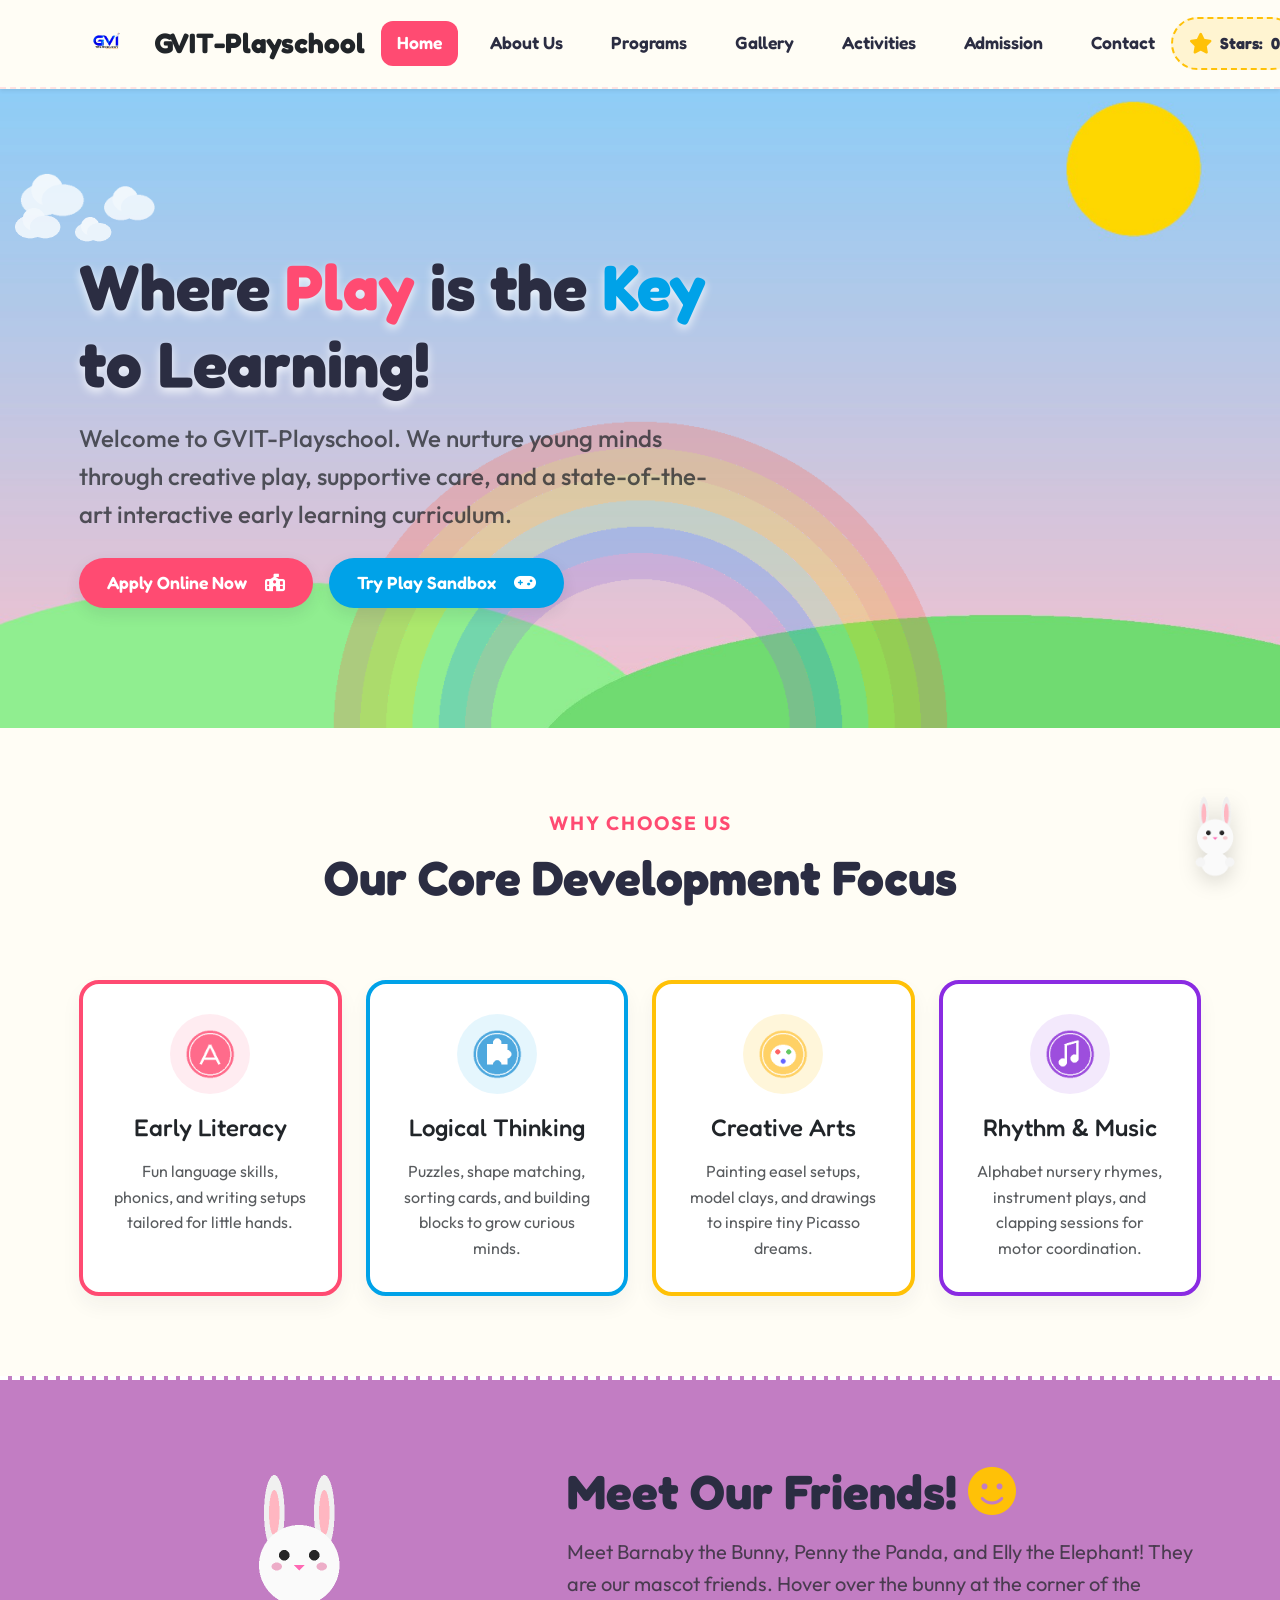
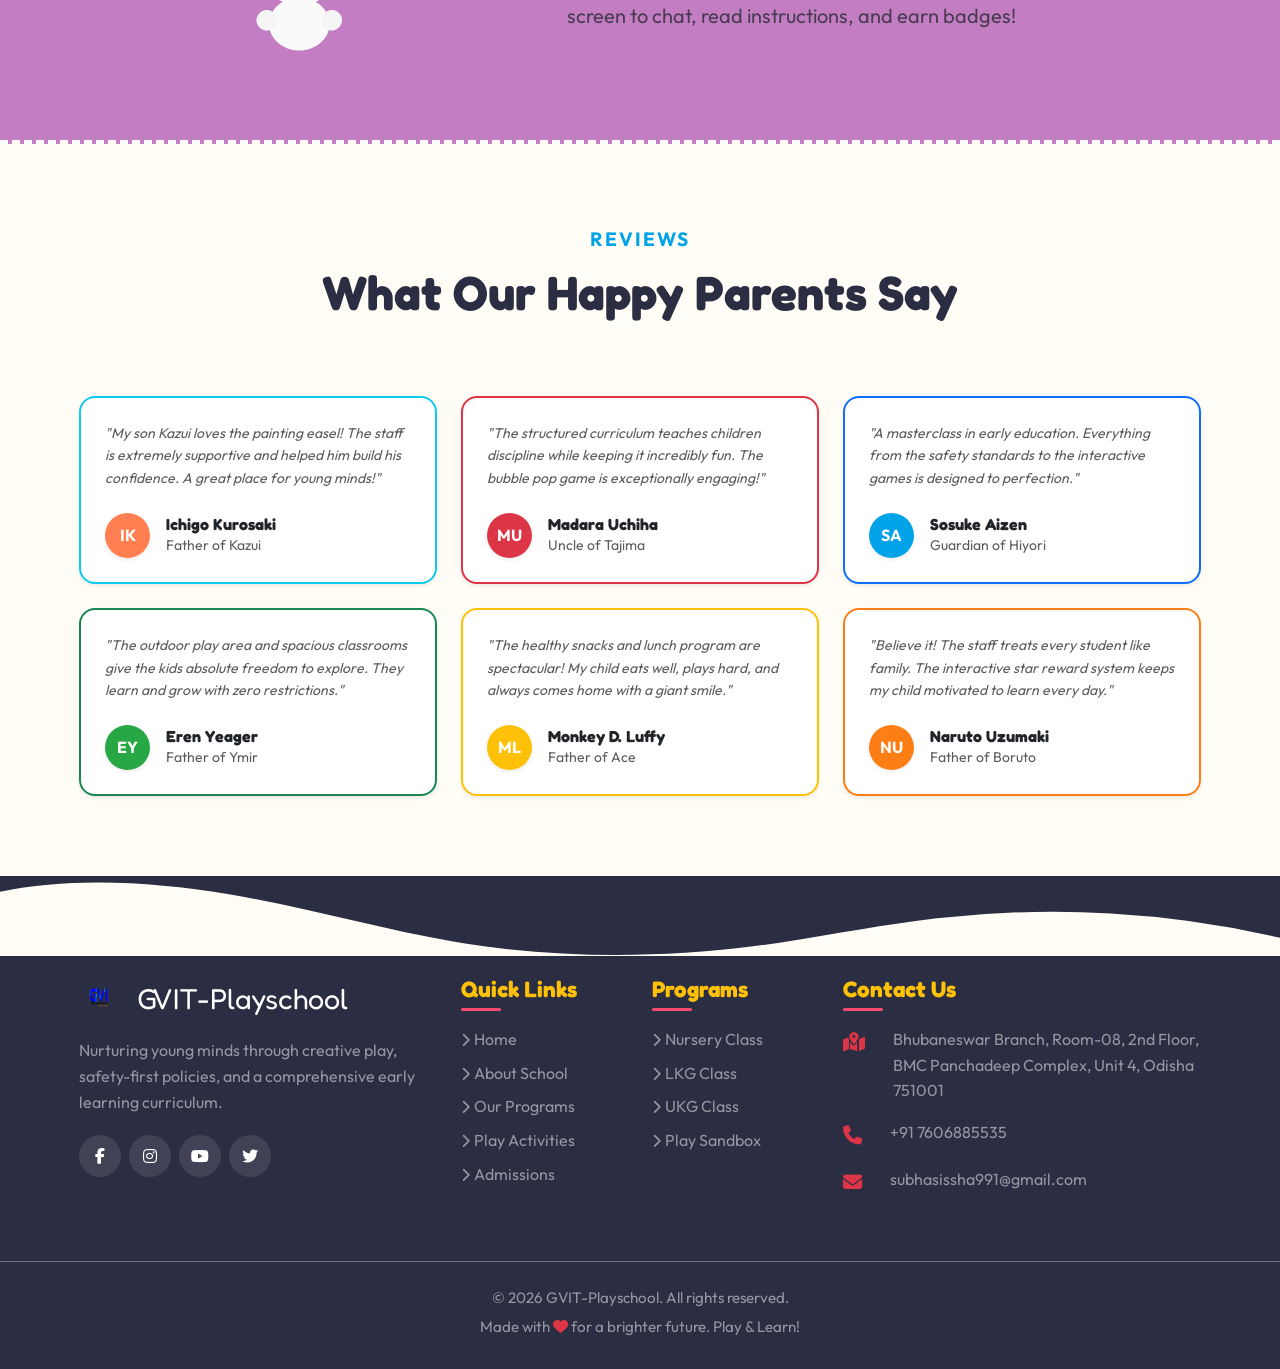
<file: index.html>
<!-- GVIT-Playschool Homepage: Play, Learn & Grow! (For GitHub portfolio) -->

<!DOCTYPE html>
<html lang="en">

<head>
  <meta charset="UTF-8">
  <meta name="viewport" content="width=device-width, initial-scale=1.0">
  <title>GVIT-Playschool - Play, Learn & Grow!</title>
  <meta name="description"
    content="Welcome to GVIT-Playschool. We offer a safe, happy environment for Nursery, LKG, and UKG students, with interactive learning, games, and creative arts.">
  <link rel="icon" href="assets/images/icons/gvi.png" type="image/png">
  <script>
    (function() {
      const savedTheme = localStorage.getItem("theme") || "light";
      document.documentElement.setAttribute("data-theme", savedTheme);
    })();
  </script>

  <link href="https://cdn.jsdelivr.net/npm/bootstrap@5.3.3/dist/css/bootstrap.min.css" rel="stylesheet">
  <link rel="stylesheet" href="https://cdnjs.cloudflare.com/ajax/libs/font-awesome/6.4.0/css/all.min.css">
  <link rel="stylesheet" href="https://fonts.googleapis.com/icon?family=Material+Icons">

  <link rel="stylesheet" href="assets/css/style.css">
  <link rel="stylesheet" href="assets/css/navbar.css">
  <link rel="stylesheet" href="assets/css/footer.css">
  <link rel="stylesheet" href="assets/css/animations.css">
  <link rel="stylesheet" href="assets/css/responsive.css">
</head>

<body>

  <!-- Top Navigation Bar -->
  <nav class="navbar navbar-expand-xl sticky-top shadow-sm py-3"
    style="background-color: rgba(255, 253, 245, 0.95); backdrop-filter: blur(12px); -webkit-backdrop-filter: blur(12px); border-bottom: 2px dashed rgba(255, 75, 114, 0.15);">
    <div class="container">
      <a class="logo navbar-brand d-flex align-items-center text-dark fw-bold fs-3" href="index.html">
        <div class="logo-icon-wrapper me-2">
          <img src="assets/images/icons/gvi.png" alt="GVIT Logo" width="60" height="60">
        </div>
        <span>GVIT-Playschool</span>
      </a>

      <div class="d-flex align-items-center order-xl-last gap-2">
        <div class="rewards-nav-badge" data-bs-toggle="modal" data-bs-target="#achievementsModal" id="rewards-badge">
          <span class="star-icon text-warning"><i class="fa-solid fa-star"></i></span>
          <span class="text-label">Stars:</span>
          <span id="star-count">10</span>
        </div>
        <button id="theme-toggle" class="btn-theme-toggle" aria-label="Toggle Theme" onclick="playSynthSound('click')">
          <i class="fa-solid fa-moon"></i>
        </button>

        <button class="navbar-toggler border-0" type="button" data-bs-toggle="collapse" data-bs-target="#navbarContent"
          aria-controls="navbarContent" aria-expanded="false" aria-label="Toggle navigation">
          <span class="toggler-line"></span>
          <span class="toggler-line"></span>
          <span class="toggler-line"></span>
        </button>
      </div>

      <div class="collapse navbar-collapse" id="navbarContent">
        <ul class="nav-menu navbar-nav mx-auto mb-2 mb-xl-0 gap-2 gap-xl-3 mt-3 mt-xl-0">
          <li class="nav-item active" data-page="index"><a href="index.html">Home</a></li>
          <li class="nav-item" data-page="about"><a href="about.html">About Us</a></li>
          <li class="nav-item" data-page="programs"><a href="programs.html">Programs</a></li>
          <li class="nav-item" data-page="gallery"><a href="gallery.html">Gallery</a></li>
          <li class="nav-item" data-page="activities"><a href="activities.html">Activities</a></li>
          <li class="nav-item" data-page="admission"><a href="admission.html">Admission</a></li>
          <li class="nav-item" data-page="contact"><a href="contact.html">Contact</a></li>
        </ul>
      </div>
    </div>
  </nav>

  <!-- Hero Section -->
  <section class="hero-section"
    style="position: relative; overflow: hidden; background: url('assets/images/hero/hero-bg.jpg') no-repeat center center/cover; padding: 160px 0 120px;">
    <!-- Floating Clouds -->
    <div
      style="position: absolute; top: 10%; left: 0; width: 100%; height: 150px; pointer-events: none; opacity: 0.85; z-index: 2;">
      <img src="assets/images/hero/clouds.png" class="cloud-drift-slow" style="width: 250px; position: absolute;"
        alt="Cloud">
      <img src="assets/images/hero/clouds.png" class="cloud-drift-fast"
        style="width: 180px; position: absolute; top: 40px; animation-delay: -10s;" alt="Cloud">
    </div>

    <!-- Background Rainbow -->
    <div
      style="position: absolute; bottom: 0; left: 50%; transform: translateX(-50%); width: 700px; max-width: 100%; opacity: 0.25; z-index: 1; pointer-events: none;">
      <img src="assets/images/hero/rainbow.png" style="width: 100%;" alt="Rainbow background">
    </div>

    <div class="container" style="position: relative; z-index: 10;">
      <div class="hero-content" style="max-width: 650px;">
        <h1 class="hero-title float-element display-3 fw-bold mb-3"
          style="color: #2B2D42; text-shadow: 0 4px 10px rgba(255,255,255,0.8);">
          Where <span class="color-coral">Play</span> is the <span class="color-sky">Key</span> to Learning!
        </h1>
        <p class="fs-4 text-muted mb-4 fw-medium">
          Welcome to GVIT-Playschool. We nurture young minds through creative play, supportive care, and a state-of-the-art
          interactive early learning curriculum.
        </p>
        <div class="hero-buttons d-flex gap-3 flex-wrap">
          <a href="admission.html" onclick="playSynthSound('click')" class="btn btn-coral">Apply Online Now <i
              class="fa-solid fa-school-flag ms-2"></i></a>
          <a href="activities.html" onclick="playSynthSound('click')" class="btn btn-sky">Try Play Sandbox <i
              class="fa-solid fa-gamepad ms-2"></i></a>
        </div>
      </div>
    </div>
  </section>

  <!-- Core Focus Section -->
  <section class="section">
    <div class="container">
      <div class="section-title text-center">
        <span class="color-coral fw-bold text-uppercase tracking-wider">Why Choose Us</span>
        <h2 class="display-5 fw-bold mt-2">Our Core Development Focus</h2>
      </div>

      <div class="row g-3 g-md-4 mt-3">
        <!-- Literacy -->
        <div class="col-lg-3 col-md-6 col-12">
          <div class="card border-coral hover-zoom text-center h-100">
            <div
              style="width: 80px; height: 80px; margin: 0 auto 20px; display: flex; align-items: center; justify-content: center; background: rgba(255,75,114,0.1); border-radius: 50%;">
              <img src="assets/images/icons/abc.png" style="width: 50px; height: 50px;" alt="ABC Icon">
            </div>
            <h3 class="h4 mb-3">Early Literacy</h3>
            <p class="text-muted mb-0">Fun language skills, phonics, and writing setups tailored for little hands.</p>
          </div>
        </div>

        <!-- Thinking -->
        <div class="col-lg-3 col-md-6 col-12">
          <div class="card border-sky hover-zoom text-center h-100">
            <div
              style="width: 80px; height: 80px; margin: 0 auto 20px; display: flex; align-items: center; justify-content: center; background: rgba(0,162,232,0.1); border-radius: 50%;">
              <img src="assets/images/icons/puzzle.png" style="width: 50px; height: 50px;" alt="Puzzle Icon">
            </div>
            <h3 class="h4 mb-3">Logical Thinking</h3>
            <p class="text-muted mb-0">Puzzles, shape matching, sorting cards, and building blocks to grow curious
              minds.</p>
          </div>
        </div>

        <!-- Arts -->
        <div class="col-lg-3 col-md-6 col-12">
          <div class="card border-yellow hover-zoom text-center h-100">
            <div
              style="width: 80px; height: 80px; margin: 0 auto 20px; display: flex; align-items: center; justify-content: center; background: rgba(255,193,7,0.15); border-radius: 50%;">
              <img src="assets/images/icons/drawing.png" style="width: 50px; height: 50px;" alt="Drawing Icon">
            </div>
            <h3 class="h4 mb-3">Creative Arts</h3>
            <p class="text-muted mb-0">Painting easel setups, model clays, and drawings to inspire tiny Picasso dreams.
            </p>
          </div>
        </div>

        <!-- Music -->
        <div class="col-lg-3 col-md-6 col-12">
          <div class="card border-purple hover-zoom text-center h-100">
            <div
              style="width: 80px; height: 80px; margin: 0 auto 20px; display: flex; align-items: center; justify-content: center; background: rgba(138,43,226,0.1); border-radius: 50%;">
              <img src="assets/images/icons/music.png" style="width: 50px; height: 50px;" alt="Music Icon">
            </div>
            <h3 class="h4 mb-3">Rhythm & Music</h3>
            <p class="text-muted mb-0">Alphabet nursery rhymes, instrument plays, and clapping sessions for motor
              coordination.</p>
          </div>
        </div>
      </div>
    </div>
  </section>

  <!-- Mascots Intro Section -->
  <section class="section"
    style="background-color: #c27dc3; border-top: 4px dashed rgb(255, 255, 255); border-bottom: 4px dashed rgb(255, 255, 255);">
    <div class="container">
      <div class="row align-items-center g-3 g-md-5">
        <div class="col-md-5 text-center">
          <img src="assets/images/mascots/rabbit.png" class="float-element mx-auto" style="width: 200px; max-width: 80%;"
            alt="Barnaby Bunny">
        </div>
        <div class="col-md-7 text-center text-md-start">
          <h2 class="display-5 fw-bold mb-3">Meet Our Friends! <i class="fa-solid fa-face-smile text-warning"></i></h2>
          <p class="fs-5 text-muted mb-4">
            Meet Barnaby the Bunny, Penny the Panda, and Elly the Elephant! They are our mascot friends. Hover over the
            bunny at the corner of the screen to chat, read instructions, and earn badges!
          </p>
        </div>
      </div>
    </div>
  </section>

  <!-- Parent Testimonials Section -->
  <section class="section">
    <div class="container">
      <div class="section-title text-center">
        <span class="color-sky fw-bold text-uppercase tracking-wider">Reviews</span>
        <h2 class="display-5 fw-bold mt-2">What Our Happy Parents Say</h2>
      </div>

      <div class="row row-cols-1 row-cols-md-2 row-cols-lg-3 g-3 g-md-4 mt-3">
        <!-- Ichigo Kurosaki -->
        <div class="col">
          <div
            class="card h-100 bg-white rounded-4 p-4 shadow-sm border border-2 border-dashed border-info position-relative">
            <p class="small text-muted fst-italic mb-4">
              "My son Kazui loves the painting easel! The staff is extremely supportive and helped him build his
              confidence. A great place for young minds!"
            </p>
            <div class="d-flex align-items-center gap-3">
              <div class="d-flex align-items-center justify-content-center fw-bold text-white rounded-circle shadow-sm"
                style="width: 45px; height: 45px; background-color: #FF7F50; flex-shrink: 0;">IK</div>
              <div>
                <h4 class="h6 mb-0 fw-bold">Ichigo Kurosaki</h4>
                <p class="small text-muted mb-0">Father of Kazui</p>
              </div>
            </div>
          </div>
        </div>
        <!-- Madara Uchiha -->
        <div class="col">
          <div
            class="card h-100 bg-white rounded-4 p-4 shadow-sm border border-2 border-dashed border-danger position-relative">
            <p class="small text-muted fst-italic mb-4">
              "The structured curriculum teaches children discipline while keeping it incredibly fun. The bubble pop
              game is exceptionally engaging!"
            </p>
            <div class="d-flex align-items-center gap-3">
              <div class="d-flex align-items-center justify-content-center fw-bold text-white rounded-circle shadow-sm"
                style="width: 45px; height: 45px; background-color: #DC3545; flex-shrink: 0;">MU</div>
              <div>
                <h4 class="h6 mb-0 fw-bold">Madara Uchiha</h4>
                <p class="small text-muted mb-0">Uncle of Tajima</p>
              </div>
            </div>
          </div>
        </div>
        <!-- Sosuke Aizen -->
        <div class="col">
          <div
            class="card h-100 bg-white rounded-4 p-4 shadow-sm border border-2 border-dashed border-primary position-relative">
            <p class="small text-muted fst-italic mb-4">
              "A masterclass in early education. Everything from the safety standards to the interactive games is
              designed to perfection."
            </p>
            <div class="d-flex align-items-center gap-3">
              <div class="d-flex align-items-center justify-content-center fw-bold text-white rounded-circle shadow-sm"
                style="width: 45px; height: 45px; background-color: #00A2E8; flex-shrink: 0;">SA</div>
              <div>
                <h4 class="h6 mb-0 fw-bold">Sosuke Aizen</h4>
                <p class="small text-muted mb-0">Guardian of Hiyori</p>
              </div>
            </div>
          </div>
        </div>
        <!-- Eren Yeager -->
        <div class="col">
          <div
            class="card h-100 bg-white rounded-4 p-4 shadow-sm border border-2 border-dashed border-success position-relative">
            <p class="small text-muted fst-italic mb-4">
              "The outdoor play area and spacious classrooms give the kids absolute freedom to explore. They learn and
              grow with zero restrictions."
            </p>
            <div class="d-flex align-items-center gap-3">
              <div class="d-flex align-items-center justify-content-center fw-bold text-white rounded-circle shadow-sm"
                style="width: 45px; height: 45px; background-color: #28A745; flex-shrink: 0;">EY</div>
              <div>
                <h4 class="h6 mb-0 fw-bold">Eren Yeager</h4>
                <p class="small text-muted mb-0">Father of Ymir</p>
              </div>
            </div>
          </div>
        </div>
        <!-- Monkey D. Luffy -->
        <div class="col">
          <div
            class="card h-100 bg-white rounded-4 p-4 shadow-sm border border-2 border-dashed border-warning position-relative">
            <p class="small text-muted fst-italic mb-4">
              "The healthy snacks and lunch program are spectacular! My child eats well, plays hard, and always comes
              home with a giant smile."
            </p>
            <div class="d-flex align-items-center gap-3">
              <div class="d-flex align-items-center justify-content-center fw-bold text-white rounded-circle shadow-sm"
                style="width: 45px; height: 45px; background-color: #FFC107; flex-shrink: 0;">ML</div>
              <div>
                <h4 class="h6 mb-0 fw-bold">Monkey D. Luffy</h4>
                <p class="small text-muted mb-0">Father of Ace</p>
              </div>
            </div>
          </div>
        </div>
        <!-- Naruto Uzumaki -->
        <div class="col">
          <div
            class="card h-100 bg-white rounded-4 p-4 shadow-sm border border-2 border-dashed border-orange position-relative"
            style="border-color: #FD7E14 !important;">
            <p class="small text-muted fst-italic mb-4">
              "Believe it! The staff treats every student like family. The interactive star reward system keeps my child
              motivated to learn every day."
            </p>
            <div class="d-flex align-items-center gap-3">
              <div class="d-flex align-items-center justify-content-center fw-bold text-white rounded-circle shadow-sm"
                style="width: 45px; height: 45px; background-color: #FD7E14; flex-shrink: 0;">NU</div>
              <div>
                <h4 class="h6 mb-0 fw-bold">Naruto Uzumaki</h4>
                <p class="small text-muted mb-0">Father of Boruto</p>
              </div>
            </div>
          </div>
        </div>
      </div>
    </div>
  </section>

  <!-- Inlined Footer Layout -->
  <footer class="footer">
    <div class="footer-wave">
      <svg data-name="Layer 1" xmlns="http://www.w3.org/2000/svg" viewBox="0 0 1200 120" preserveAspectRatio="none">
        <path
          d="M321.39,56.44c58-10.79,114.16-30.13,172-41.86,82.39-16.72,168.19-17.73,250.45-.39C823.78,31,906.67,72,985.66,92.83c70.05,18.48,146.53,26.09,214.34,3V0H0V27.35A600.21,600.21,0,0,0,321.39,56.44Z"
          class="shape-fill"></path>
      </svg>
    </div>

    <div class="container">
      <div class="row g-4 mb-5 text-start">
        <div class="col-lg-4 col-md-6 footer-about">
          <div class="footer-logo d-flex align-items-center mb-3">
            <img src="assets/images/icons/gvi.png" alt="GVIT Logo" class="me-2" width="40" height="40">
            <span>GVIT-Playschool</span>
          </div>
          <p class="text-white-50">Nurturing young minds through creative play, safety-first policies, and a comprehensive early learning curriculum.</p>
          <div class="social-links d-flex gap-2 mt-3">
            <a href="#" class="social-btn" title="Facebook"><i class="fa-brands fa-facebook-f"></i></a>
            <a href="#" class="social-btn" title="Instagram"><i class="fa-brands fa-instagram"></i></a>
            <a href="#" class="social-btn" title="YouTube"><i class="fa-brands fa-youtube"></i></a>
            <a href="#" class="social-btn" title="Twitter"><i class="fa-brands fa-twitter"></i></a>
          </div>
        </div>

        <div class="col-lg-2 col-md-6 footer-col">
          <h3 class="h5 fw-bold mb-4">Quick Links</h3>
          <ul class="footer-links list-unstyled">
            <li class="mb-2"><a href="index.html" class="text-white-50 text-decoration-none"><i
                  class="fa-solid fa-chevron-right me-1 small"></i>Home</a></li>
            <li class="mb-2"><a href="about.html" class="text-white-50 text-decoration-none"><i
                  class="fa-solid fa-chevron-right me-1 small"></i>About School</a></li>
            <li class="mb-2"><a href="programs.html" class="text-white-50 text-decoration-none"><i
                  class="fa-solid fa-chevron-right me-1 small"></i>Our Programs</a></li>
            <li class="mb-2"><a href="activities.html" class="text-white-50 text-decoration-none"><i
                  class="fa-solid fa-chevron-right me-1 small"></i>Play Activities</a></li>
            <li class="mb-2"><a href="admission.html" class="text-white-50 text-decoration-none"><i
                  class="fa-solid fa-chevron-right me-1 small"></i>Admissions</a></li>
          </ul>
        </div>

        <div class="col-lg-2 col-md-6 footer-col">
          <h3 class="h5 fw-bold mb-4">Programs</h3>
          <ul class="footer-links list-unstyled">
            <li class="mb-2"><a href="programs.html#nursery" class="text-white-50 text-decoration-none"><i
                  class="fa-solid fa-chevron-right me-1 small"></i>Nursery Class</a></li>
            <li class="mb-2"><a href="programs.html#lkg" class="text-white-50 text-decoration-none"><i
                  class="fa-solid fa-chevron-right me-1 small"></i>LKG Class</a></li>
            <li class="mb-2"><a href="programs.html#ukg" class="text-white-50 text-decoration-none"><i
                  class="fa-solid fa-chevron-right me-1 small"></i>UKG Class</a></li>
            <li class="mb-2"><a href="activities.html" class="text-white-50 text-decoration-none"><i
                  class="fa-solid fa-chevron-right me-1 small"></i>Play Sandbox</a></li>
          </ul>
        </div>

        <div class="col-lg-4 col-md-6 footer-col">
          <h3 class="h5 fw-bold mb-4">Contact Us</h3>
          <div class="footer-contact-item d-flex align-items-start mb-3">
            <span class="icon me-3"><i class="fa-solid fa-map-location-dot text-danger"></i></span>
            <p class="text-white-50 m-0">Bhubaneswar Branch, Room-08, 2nd Floor, BMC Panchadeep Complex, Unit 4, Odisha 751001</p>
          </div>
          <div class="footer-contact-item d-flex align-items-start mb-3">
            <span class="icon me-3"><i class="fa-solid fa-phone text-danger"></i></span>
            <p class="text-white-50 m-0">+91 7606885535</p>
          </div>
          <div class="footer-contact-item d-flex align-items-start mb-3">
            <span class="icon me-3"><i class="fa-solid fa-envelope text-danger"></i></span>
            <p class="text-white-50 m-0">subhasissha991@gmail.com</p>
          </div>
        </div>
      </div>
    </div>

    <div class="footer-bottom text-center pt-4 border-top border-secondary">
      <div class="container text-white-50">
        <p class="mb-1">&copy; 2026 GVIT-Playschool. All rights reserved.</p>
        <p class="mb-0">Made with <i class="fa-solid fa-heart text-danger"></i> for a brighter future. Play & Learn!</p>
      </div>
    </div>
  </footer>

  <div class="mascot-widget d-none d-sm-flex flex-column align-items-end"
    style="position: fixed; bottom: 20px; right: 20px; z-index: 1000; pointer-events: none;">
    <div class="mascot-speech-bubble"
      style="background: #FFFFFF; border: 3px solid #FF4B72; border-radius: 20px; padding: 12px 20px; margin-bottom: 10px; max-width: 240px; box-shadow: 0 10px 25px rgba(0,0,0,0.1); position: relative; pointer-events: auto;">
      <p class="m-0 small fw-bold text-dark">Hi! I'm Barnaby the Bunny! Click the star badge above to see achievements!
        🐰</p>
      <div
        style="position: absolute; bottom: -12px; right: 35px; border-width: 12px 12px 0 0; border-style: solid; border-color: #FF4B72 transparent; width: 0; height: 0;">
      </div>
      <div
        style="position: absolute; bottom: -7px; right: 36px; border-width: 9px 9px 0 0; border-style: solid; border-color: #FFFFFF transparent; width: 0; height: 0; z-index: 1;">
      </div>
    </div>
    <div class="mascot-interactive mascot-bounce-idle" onclick="playSynthSound('click')"
      style="width: 90px; height: 90px; cursor: pointer; filter: drop-shadow(0 6px 10px rgba(0,0,0,0.15)); pointer-events: auto;">
      <img src="assets/images/mascots/rabbit.png" alt="Mascot Barnaby"
        style="width: 100%; height: 100%; object-fit: contain;">
    </div>
  </div>

  <button id="back-to-top" class="btn-back-to-top" aria-label="Back to Top" onclick="playSynthSound('click')">
    <i class="fa-solid fa-arrow-up"></i>
  </button>

  <div class="modal fade" id="achievementsModal" tabindex="-1" aria-labelledby="achievementsModalLabel"
    aria-hidden="true" style="z-index: 2000;">
    <div class="modal-dialog modal-dialog-centered">
      <div class="modal-content rounded-4 border-5" style="border-color: #FFC107; background-color: #FFFDF5;">
        <div class="modal-header border-0 pb-0 justify-content-end">
          <button type="button" class="btn-close" data-bs-dismiss="modal" aria-label="Close"
            style="font-size: 1.2rem;"></button>
        </div>
        <div class="modal-body text-center pt-0 px-4 pb-4">
          <h3 class="modal-title fw-bold text-warning mb-2" id="achievementsModalLabel"
            style="font-family: 'Fredoka', sans-serif;">🌟 My Scoreboard 🌟</h3>
          <p class="text-muted small mb-4">See how many stars you have earned!</p>
          <div class="scorecard-container my-4 p-4 rounded-4 text-start"
            style="background-color: #FFFFFF; border: 3px dashed #FFC107;">
            <div class="d-flex justify-content-between align-items-center mb-3">
              <span class="fw-bold text-dark" style="font-size: 1.1rem; font-family: 'Fredoka', sans-serif;">🧼 Bubble
                Pop Stars:</span>
              <span id="achieve-bubble-stars" class="badge text-white fs-5 px-3 py-2 rounded-pill"
                style="background-color: #FF4B72;">0</span>
            </div>
            <div class="d-flex justify-content-between align-items-center">
              <span class="fw-bold text-dark" style="font-size: 1.1rem; font-family: 'Fredoka', sans-serif;">🎨 Painting
                Stars:</span>
              <span id="achieve-paint-stars" class="badge text-white fs-5 px-3 py-2 rounded-pill"
                style="background-color: #00A2E8;">0</span>
            </div>
          </div>
          <button type="button" class="btn btn-outline-danger btn-sm rounded-pill px-4 mt-2 fw-bold shadow-sm"
            onclick="resetStars()"><i class="fa-solid fa-rotate-left me-1"></i> Reset Star Points</button>
        </div>
      </div>
    </div>
  </div>

  <script src="https://cdn.jsdelivr.net/npm/bootstrap@5.3.3/dist/js/bootstrap.bundle.min.js"></script>
  <script src="assets/js/main.js"></script>
</body>

</html>
</file>
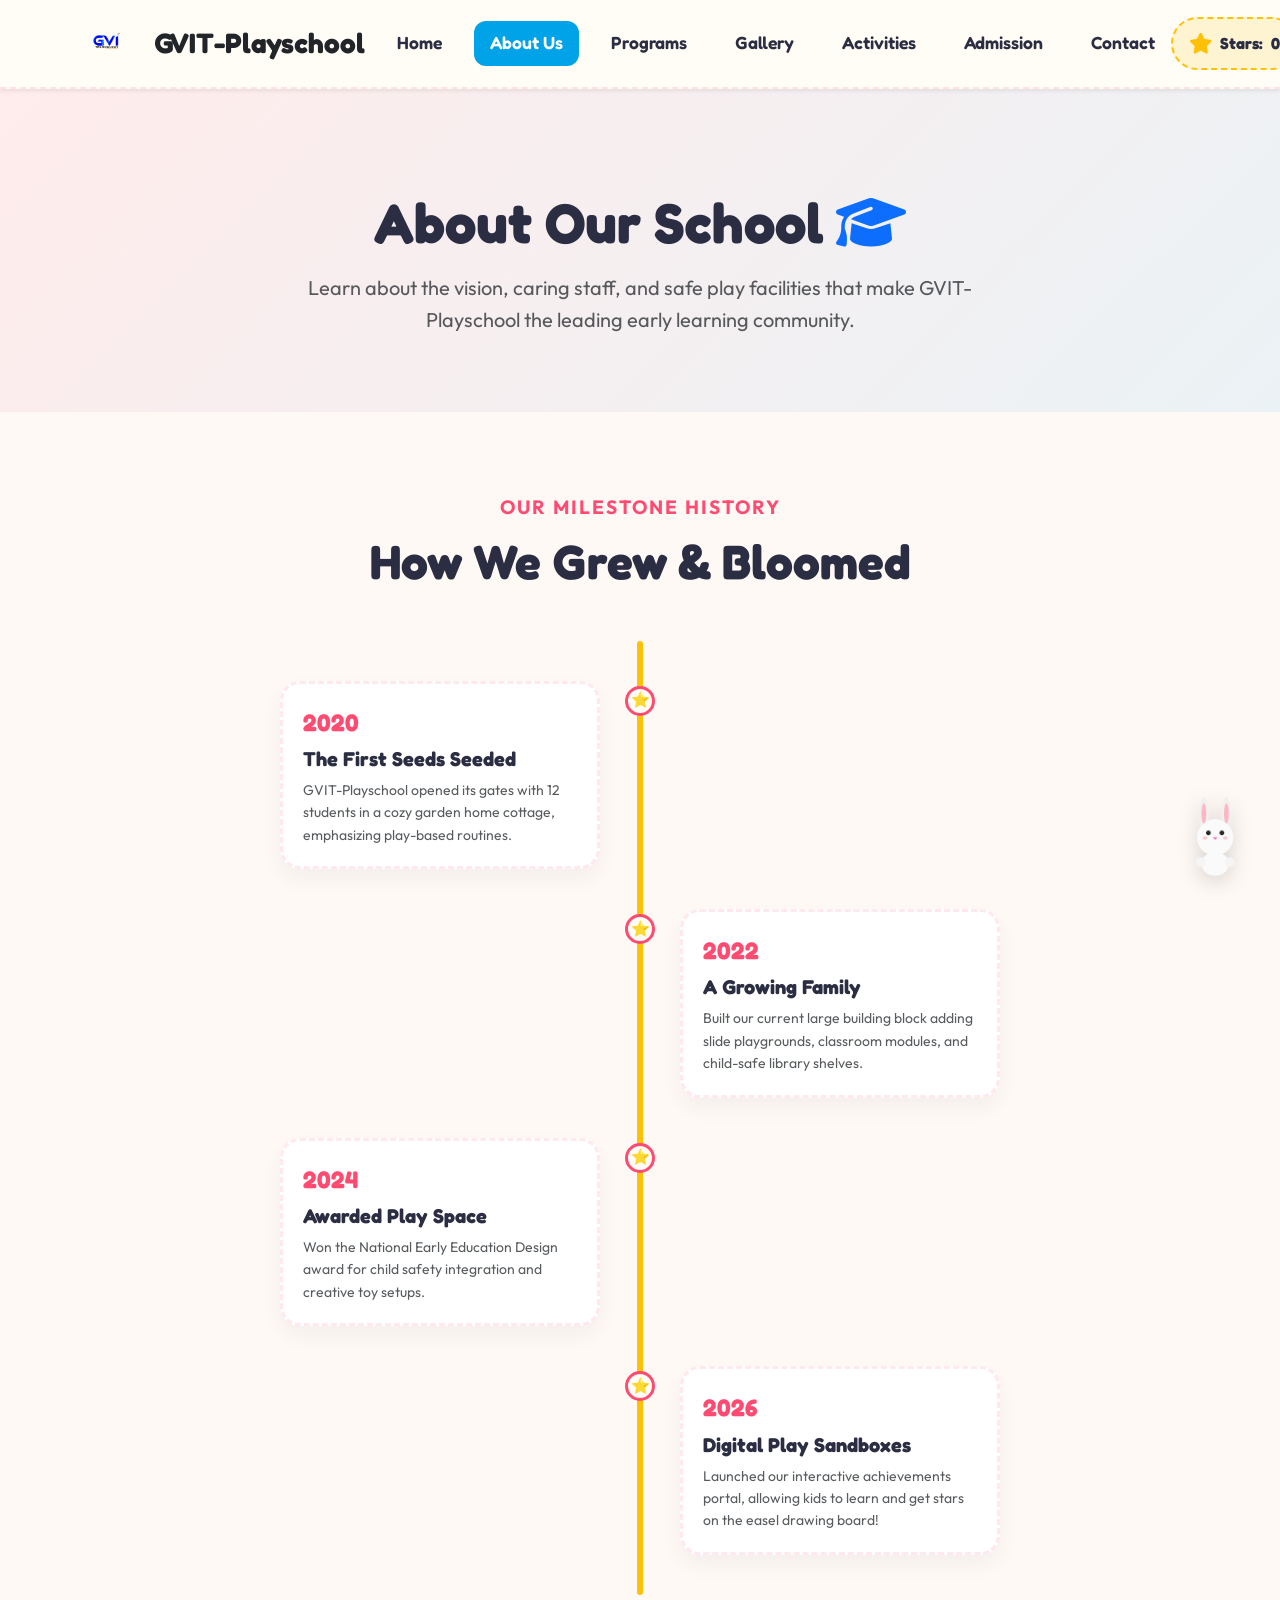
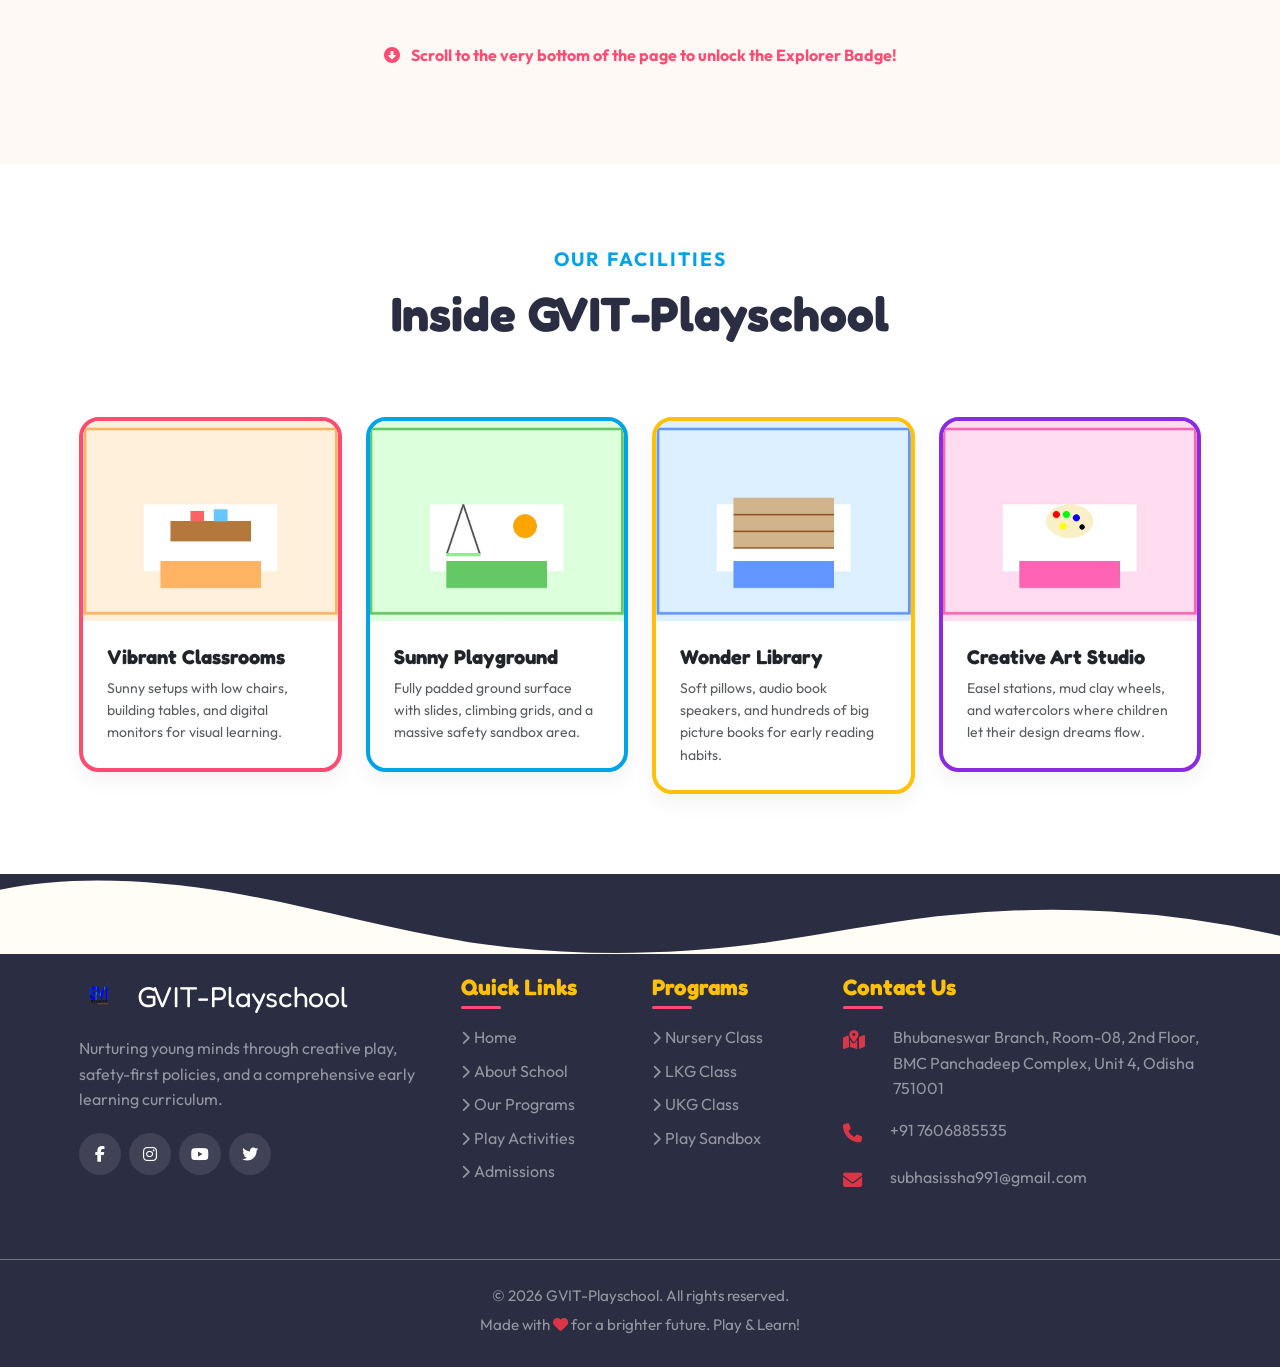
<file: about.html>
<!-- GVIT-Playschool About Us: History, teaching philosophy, and milestones. -->

<!DOCTYPE html>
<html lang="en">
<head>
  <meta charset="UTF-8">
  <meta name="viewport" content="width=device-width, initial-scale=1.0">
  <title>About Us - GVIT-Playschool</title>
  <meta name="description" content="Discover our history, safety policies, and teaching philosophy at GVIT-Playschool. Learn about our caring teachers and beautiful facilities.">
  <link rel="icon" href="assets/images/icons/gvi.png" type="image/png">
  <script>
    (function() {
      const savedTheme = localStorage.getItem("theme") || "light";
      document.documentElement.setAttribute("data-theme", savedTheme);
    })();
  </script>
  
  <link href="https://cdn.jsdelivr.net/npm/bootstrap@5.3.3/dist/css/bootstrap.min.css" rel="stylesheet">
  <link rel="stylesheet" href="https://cdnjs.cloudflare.com/ajax/libs/font-awesome/6.4.0/css/all.min.css">
  <link rel="stylesheet" href="https://fonts.googleapis.com/icon?family=Material+Icons">
  
  <link rel="stylesheet" href="assets/css/style.css">
  <link rel="stylesheet" href="assets/css/navbar.css">
  <link rel="stylesheet" href="assets/css/footer.css">
  <link rel="stylesheet" href="assets/css/animations.css">
  <link rel="stylesheet" href="assets/css/responsive.css">
</head>
<body class="theme-about">

  <!-- Sticky Top Navigation Bar -->
  <nav class="navbar navbar-expand-xl sticky-top shadow-sm py-3" style="background-color: rgba(255, 253, 245, 0.95); backdrop-filter: blur(12px); -webkit-backdrop-filter: blur(12px); border-bottom: 2px dashed rgba(255, 75, 114, 0.15);">
    <div class="container">
      <a class="logo navbar-brand d-flex align-items-center text-dark fw-bold fs-3" href="index.html">
        <div class="logo-icon-wrapper me-2">
          <img src="assets/images/icons/gvi.png" alt="GVIT Logo" width="60" height="60">
        </div>
        <span>GVIT-Playschool</span>
      </a>
      
      <div class="d-flex align-items-center order-xl-last gap-2">
        <div class="rewards-nav-badge" data-bs-toggle="modal" data-bs-target="#achievementsModal" id="rewards-badge">
          <span class="star-icon text-warning"><i class="fa-solid fa-star"></i></span>
          <span class="text-label">Stars:</span>
          <span id="star-count">10</span>
        </div>
        <button id="theme-toggle" class="btn-theme-toggle" aria-label="Toggle Theme" onclick="playSynthSound('click')">
          <i class="fa-solid fa-moon"></i>
        </button>
        
        <button class="navbar-toggler border-0" type="button" data-bs-toggle="collapse" data-bs-target="#navbarContent" aria-controls="navbarContent" aria-expanded="false" aria-label="Toggle navigation">
          <span class="toggler-line"></span>
          <span class="toggler-line"></span>
          <span class="toggler-line"></span>
        </button>
      </div>
      
      <div class="collapse navbar-collapse" id="navbarContent">
        <ul class="nav-menu navbar-nav mx-auto mb-2 mb-xl-0 gap-2 gap-xl-3 mt-3 mt-xl-0">
          <li class="nav-item" data-page="index"><a href="index.html">Home</a></li>
          <li class="nav-item active" data-page="about"><a href="about.html">About Us</a></li>
          <li class="nav-item" data-page="programs"><a href="programs.html">Programs</a></li>
          <li class="nav-item" data-page="gallery"><a href="gallery.html">Gallery</a></li>
          <li class="nav-item" data-page="activities"><a href="activities.html">Activities</a></li>
          <li class="nav-item" data-page="admission"><a href="admission.html">Admission</a></li>
          <li class="nav-item" data-page="contact"><a href="contact.html">Contact</a></li>
        </ul>
      </div>
    </div>
  </nav>

  <!-- Header Section -->
  <section class="section page-hero" style="background: linear-gradient(135deg, rgba(255,75,114,0.08), rgba(0,162,232,0.08));">
    <div class="container text-center">
      <h1 class="display-4 fw-bold mb-3">About Our School <i class="fa-solid fa-graduation-cap text-primary"></i></h1>
      <p class="fs-5 text-muted max-width-700 mx-auto">
        Learn about the vision, caring staff, and safe play facilities that make GVIT-Playschool the leading early learning community.
      </p>
    </div>
  </section>

  <!-- Timeline Section -->
  <section class="section">
    <div class="container">
      <div class="section-title text-center">
        <span class="color-coral fw-bold text-uppercase tracking-wider">Our Milestone History</span>
        <h2 class="display-5 fw-bold mt-2">How We Grew & Bloomed</h2>
      </div>

      <div class="about-timeline">
        <!-- 2020 -->
        <div class="timeline-item left">
          <div class="timeline-content">
            <div class="timeline-year">2020</div>
            <h3 class="h5 fw-bold mb-2">The First Seeds Seeded</h3>
            <p class="text-muted small mb-0">GVIT-Playschool opened its gates with 12 students in a cozy garden home cottage, emphasizing play-based routines.</p>
          </div>
        </div>

        <!-- 2022 -->
        <div class="timeline-item right">
          <div class="timeline-content">
            <div class="timeline-year">2022</div>
            <h3 class="h5 fw-bold mb-2">A Growing Family</h3>
            <p class="text-muted small mb-0">Built our current large building block adding slide playgrounds, classroom modules, and child-safe library shelves.</p>
          </div>
        </div>

        <!-- 2024 -->
        <div class="timeline-item left">
          <div class="timeline-content">
            <div class="timeline-year">2024</div>
            <h3 class="h5 fw-bold mb-2">Awarded Play Space</h3>
            <p class="text-muted small mb-0">Won the National Early Education Design award for child safety integration and creative toy setups.</p>
          </div>
        </div>

        <!-- 2026 -->
        <div class="timeline-item right">
          <div class="timeline-content">
            <div class="timeline-year">2026</div>
            <h3 class="h5 fw-bold mb-2">Digital Play Sandboxes</h3>
            <p class="text-muted small mb-0">Launched our interactive achievements portal, allowing kids to learn and get stars on the easel drawing board!</p>
          </div>
        </div>
      </div>
      
      <div class="text-center mt-5">
        <p class="fw-bold color-coral"><i class="fa-solid fa-circle-down me-2 animate-bounce"></i> Scroll to the very bottom of the page to unlock the Explorer Badge!</p>
      </div>
    </div>
  </section>

  <!-- Facilities Section -->
  <section class="section bg-white">
    <div class="container">
      <div class="section-title text-center">
        <span class="color-sky fw-bold text-uppercase tracking-wider">Our Facilities</span>
        <h2 class="display-5 fw-bold mt-2">Inside GVIT-Playschool</h2>
      </div>

      <div class="row g-4 mt-3">
        <!-- Classroom -->
        <div class="col-lg-3 col-md-6 col-12">
          <div class="card border-coral hover-zoom p-0 overflow-hidden cursor-pointer" onclick="playSynthSound('click')">
            <img src="assets/images/rooms/classroom.jpg" style="width: 100%; height: 200px; object-fit: cover;" alt="Classroom">
            <div class="p-4">
              <h3 class="h5 fw-bold mb-2">Vibrant Classrooms</h3>
              <p class="text-muted small mb-0">Sunny setups with low chairs, building tables, and digital monitors for visual learning.</p>
            </div>
          </div>
        </div>

        <!-- Playground -->
        <div class="col-lg-3 col-md-6 col-12">
          <div class="card border-sky hover-zoom p-0 overflow-hidden cursor-pointer" onclick="playSynthSound('success')">
            <img src="assets/images/rooms/playground.jpg" style="width: 100%; height: 200px; object-fit: cover;" alt="Playground">
            <div class="p-4">
              <h3 class="h5 fw-bold mb-2">Sunny Playground</h3>
              <p class="text-muted small mb-0">Fully padded ground surface with slides, climbing grids, and a massive safety sandbox area.</p>
            </div>
          </div>
        </div>

        <!-- Library -->
        <div class="col-lg-3 col-md-6 col-12">
          <div class="card border-yellow hover-zoom p-0 overflow-hidden cursor-pointer" onclick="playSynthSound('click')">
            <img src="assets/images/rooms/library.jpg" style="width: 100%; height: 200px; object-fit: cover;" alt="Library">
            <div class="p-4">
              <h3 class="h5 fw-bold mb-2">Wonder Library</h3>
              <p class="text-muted small mb-0">Soft pillows, audio book speakers, and hundreds of big picture books for early reading habits.</p>
            </div>
          </div>
        </div>

        <!-- Art Studio -->
        <div class="col-lg-3 col-md-6 col-12">
          <div class="card border-purple hover-zoom p-0 overflow-hidden cursor-pointer" onclick="playSynthSound('success')">
            <img src="assets/images/rooms/artroom.jpg" style="width: 100%; height: 200px; object-fit: cover;" alt="Art Studio">
            <div class="p-4">
              <h3 class="h5 fw-bold mb-2">Creative Art Studio</h3>
              <p class="text-muted small mb-0">Easel stations, mud clay wheels, and watercolors where children let their design dreams flow.</p>
            </div>
          </div>
        </div>
      </div>
    </div>
  </section>

  <!-- Footer Section -->
  <footer class="footer">
    <div class="footer-wave">
      <svg data-name="Layer 1" xmlns="http://www.w3.org/2000/svg" viewBox="0 0 1200 120" preserveAspectRatio="none">
        <path d="M321.39,56.44c58-10.79,114.16-30.13,172-41.86,82.39-16.72,168.19-17.73,250.45-.39C823.78,31,906.67,72,985.66,92.83c70.05,18.48,146.53,26.09,214.34,3V0H0V27.35A600.21,600.21,0,0,0,321.39,56.44Z" class="shape-fill"></path>
      </svg>
    </div>
    
    <div class="container">
      <div class="row g-4 mb-5 text-start">
        <div class="col-lg-4 col-md-6 footer-about">
          <div class="footer-logo d-flex align-items-center mb-3">
            <img src="assets/images/icons/gvi.png" alt="GVIT Logo" class="me-2" width="40" height="40">
            <span>GVIT-Playschool</span>
          </div>
          <p class="text-white-50">Nurturing young minds through creative play, safety-first policies, and a comprehensive early learning curriculum.</p>
          <div class="social-links d-flex gap-2 mt-3">
            <a href="#" class="social-btn" title="Facebook"><i class="fa-brands fa-facebook-f"></i></a>
            <a href="#" class="social-btn" title="Instagram"><i class="fa-brands fa-instagram"></i></a>
            <a href="#" class="social-btn" title="YouTube"><i class="fa-brands fa-youtube"></i></a>
            <a href="#" class="social-btn" title="Twitter"><i class="fa-brands fa-twitter"></i></a>
          </div>
        </div>
        
        <div class="col-lg-2 col-md-6 footer-col">
          <h3 class="h5 fw-bold mb-4">Quick Links</h3>
          <ul class="footer-links list-unstyled">
            <li class="mb-2"><a href="index.html" class="text-white-50 text-decoration-none"><i class="fa-solid fa-chevron-right me-1 small"></i>Home</a></li>
            <li class="mb-2"><a href="about.html" class="text-white-50 text-decoration-none"><i class="fa-solid fa-chevron-right me-1 small"></i>About School</a></li>
            <li class="mb-2"><a href="programs.html" class="text-white-50 text-decoration-none"><i class="fa-solid fa-chevron-right me-1 small"></i>Our Programs</a></li>
            <li class="mb-2"><a href="activities.html" class="text-white-50 text-decoration-none"><i class="fa-solid fa-chevron-right me-1 small"></i>Play Activities</a></li>
            <li class="mb-2"><a href="admission.html" class="text-white-50 text-decoration-none"><i class="fa-solid fa-chevron-right me-1 small"></i>Admissions</a></li>
          </ul>
        </div>
        
        <div class="col-lg-2 col-md-6 footer-col">
          <h3 class="h5 fw-bold mb-4">Programs</h3>
          <ul class="footer-links list-unstyled">
            <li class="mb-2"><a href="programs.html#nursery" class="text-white-50 text-decoration-none"><i class="fa-solid fa-chevron-right me-1 small"></i>Nursery Class</a></li>
            <li class="mb-2"><a href="programs.html#lkg" class="text-white-50 text-decoration-none"><i class="fa-solid fa-chevron-right me-1 small"></i>LKG Class</a></li>
            <li class="mb-2"><a href="programs.html#ukg" class="text-white-50 text-decoration-none"><i class="fa-solid fa-chevron-right me-1 small"></i>UKG Class</a></li>
            <li class="mb-2"><a href="activities.html" class="text-white-50 text-decoration-none"><i class="fa-solid fa-chevron-right me-1 small"></i>Play Sandbox</a></li>
          </ul>
        </div>
        
        <div class="col-lg-4 col-md-6 footer-col">
          <h3 class="h5 fw-bold mb-4">Contact Us</h3>
          <div class="footer-contact-item d-flex align-items-start mb-3">
            <span class="icon me-3"><i class="fa-solid fa-map-location-dot text-danger"></i></span>
            <p class="text-white-50 m-0">Bhubaneswar Branch, Room-08, 2nd Floor, BMC Panchadeep Complex, Unit 4, Odisha 751001</p>
          </div>
          <div class="footer-contact-item d-flex align-items-start mb-3">
            <span class="icon me-3"><i class="fa-solid fa-phone text-danger"></i></span>
            <p class="text-white-50 m-0">+91 7606885535</p>
          </div>
          <div class="footer-contact-item d-flex align-items-start mb-3">
            <span class="icon me-3"><i class="fa-solid fa-envelope text-danger"></i></span>
            <p class="text-white-50 m-0">subhasissha991@gmail.com</p>
          </div>
        </div>
      </div>
    </div>
    
    <div class="footer-bottom text-center pt-4 border-top border-secondary">
      <div class="container text-white-50">
        <p class="mb-1">&copy; 2026 GVIT-Playschool. All rights reserved.</p>
        <p class="mb-0">Made with <i class="fa-solid fa-heart text-danger"></i> for a brighter future. Play & Learn!</p>
      </div>
    </div>
  </footer>

  <!-- Floating Mascot Widget -->
  <div class="mascot-widget d-none d-sm-flex flex-column align-items-end" style="position: fixed; bottom: 20px; right: 20px; z-index: 1000; pointer-events: none;">
    <div class="mascot-speech-bubble" style="background: #FFFFFF; border: 3px solid #FF4B72; border-radius: 20px; padding: 12px 20px; margin-bottom: 10px; max-width: 240px; box-shadow: 0 10px 25px rgba(0,0,0,0.1); position: relative; pointer-events: auto;">
      <p class="m-0 small fw-bold text-dark">Hi! I'm Barnaby the Bunny! Click the star badge above to see achievements! 🐰</p>
      <div style="position: absolute; bottom: -12px; right: 35px; border-width: 12px 12px 0 0; border-style: solid; border-color: #FF4B72 transparent; width: 0; height: 0;"></div>
      <div style="position: absolute; bottom: -7px; right: 36px; border-width: 9px 9px 0 0; border-style: solid; border-color: #FFFFFF transparent; width: 0; height: 0; z-index: 1;"></div>
    </div>
    <div class="mascot-interactive mascot-bounce-idle" onclick="playSynthSound('click')" style="width: 90px; height: 90px; cursor: pointer; filter: drop-shadow(0 6px 10px rgba(0,0,0,0.15)); pointer-events: auto;">
      <img src="assets/images/mascots/rabbit.png" alt="Mascot Barnaby" style="width: 100%; height: 100%; object-fit: contain;">
    </div>
  </div>

  <!-- Floating Back-to-Top Button -->
  <button id="back-to-top" class="btn-back-to-top" aria-label="Back to Top" onclick="playSynthSound('click')">
    <i class="fa-solid fa-arrow-up"></i>
  </button>

  <!-- Scoreboard Modal -->
  <div class="modal fade" id="achievementsModal" tabindex="-1" aria-labelledby="achievementsModalLabel" aria-hidden="true" style="z-index: 2000;">
    <div class="modal-dialog modal-dialog-centered">
      <div class="modal-content rounded-4 border-5" style="border-color: #FFC107; background-color: #FFFDF5;">
        <div class="modal-header border-0 pb-0 justify-content-end">
          <button type="button" class="btn-close" data-bs-dismiss="modal" aria-label="Close" style="font-size: 1.2rem;"></button>
        </div>
        <div class="modal-body text-center pt-0 px-4 pb-4">
          <h3 class="modal-title fw-bold text-warning mb-2" id="achievementsModalLabel" style="font-family: 'Fredoka', sans-serif;">🌟 My Scoreboard 🌟</h3>
          <p class="text-muted small mb-4">See how many stars you have earned!</p>
          <div class="scorecard-container my-4 p-4 rounded-4 text-start" style="background-color: #FFFFFF; border: 3px dashed #FFC107;">
            <div class="d-flex justify-content-between align-items-center mb-3">
              <span class="fw-bold text-dark" style="font-size: 1.1rem; font-family: 'Fredoka', sans-serif;">🧼 Bubble Pop Stars:</span>
              <span id="achieve-bubble-stars" class="badge text-white fs-5 px-3 py-2 rounded-pill" style="background-color: #FF4B72;">0</span>
            </div>
            <div class="d-flex justify-content-between align-items-center">
              <span class="fw-bold text-dark" style="font-size: 1.1rem; font-family: 'Fredoka', sans-serif;">🎨 Painting Stars:</span>
              <span id="achieve-paint-stars" class="badge text-white fs-5 px-3 py-2 rounded-pill" style="background-color: #00A2E8;">0</span>
            </div>
          </div>
          <button type="button" class="btn btn-outline-danger btn-sm rounded-pill px-4 mt-2 fw-bold shadow-sm" onclick="resetStars()"><i class="fa-solid fa-rotate-left me-1"></i> Reset Star Points</button>
        </div>
      </div>
    </div>
  </div>

  <script src="https://cdn.jsdelivr.net/npm/bootstrap@5.3.3/dist/js/bootstrap.bundle.min.js"></script>
  <script src="assets/js/main.js"></script>
</body>
</html>
</file>
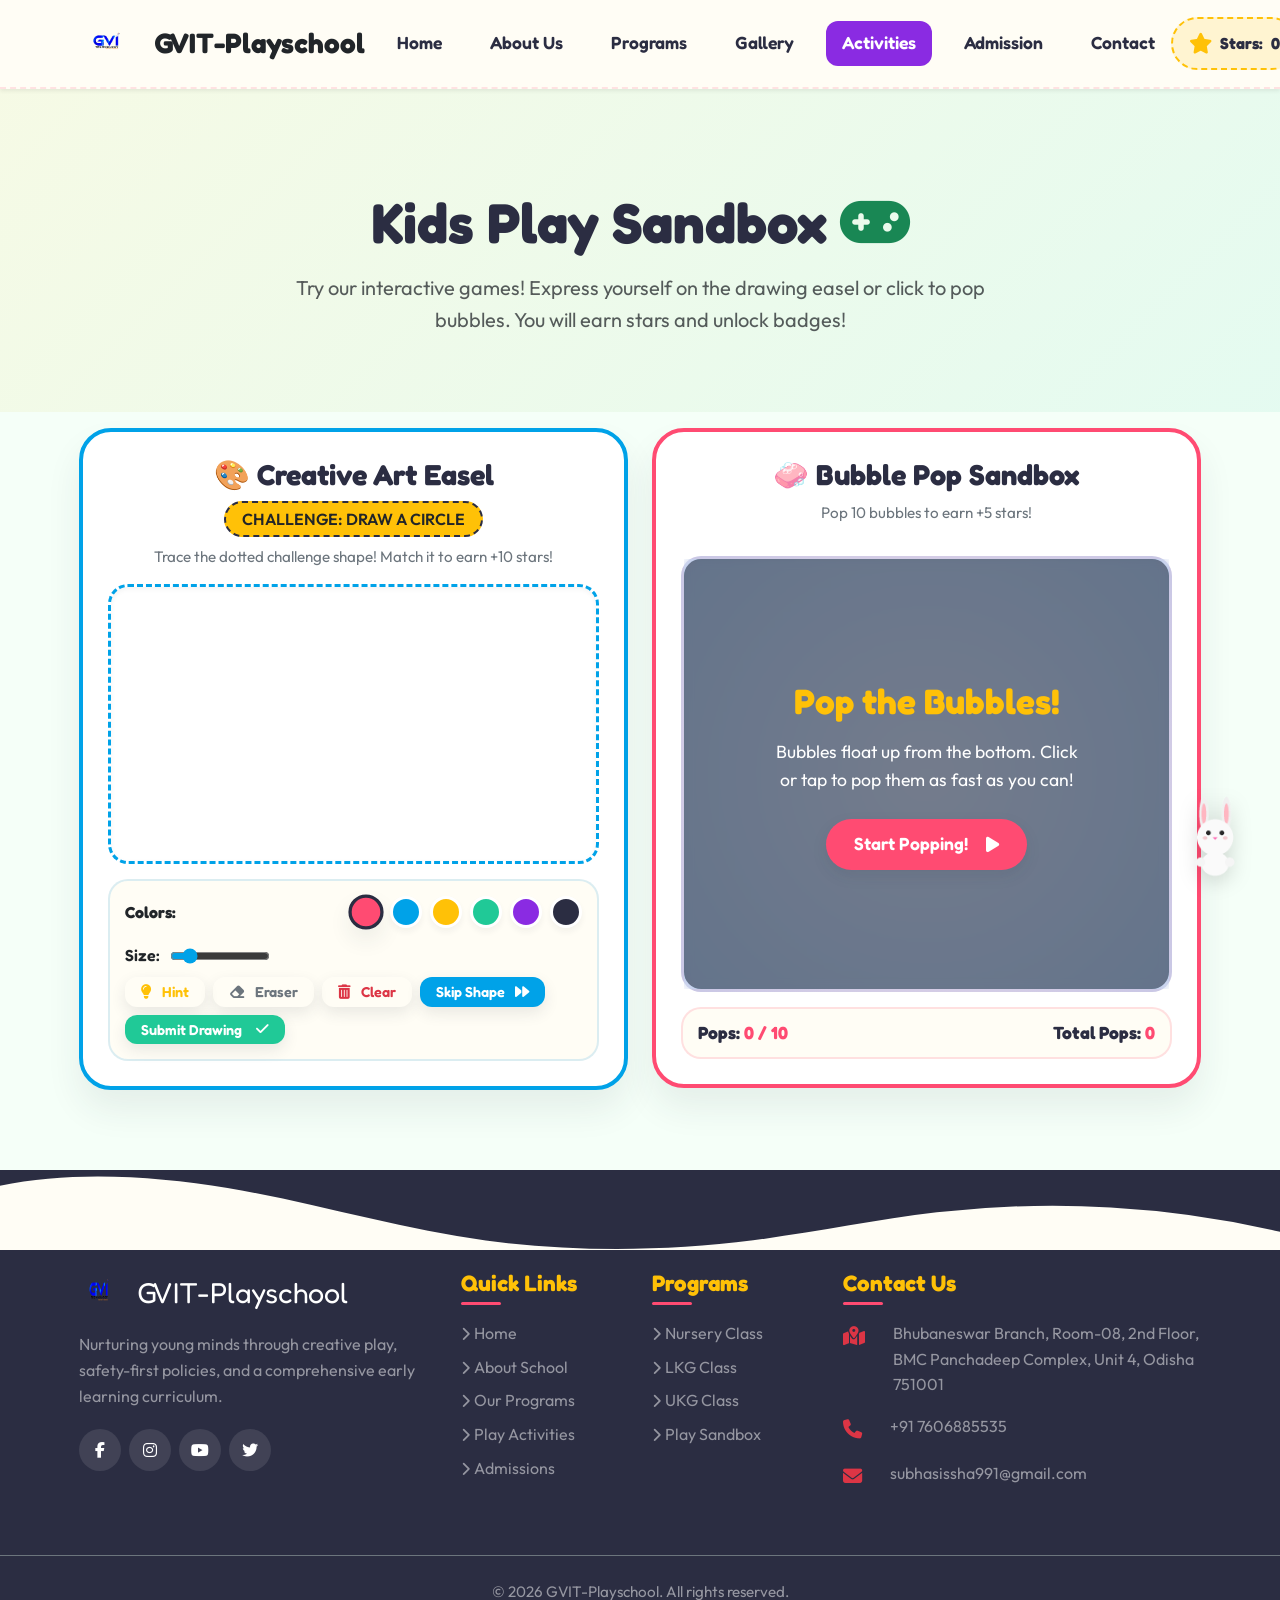
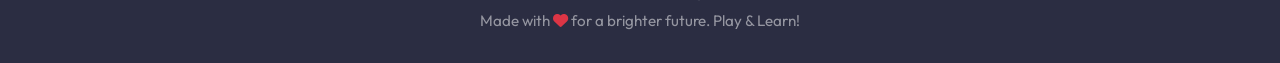
<file: activities.html>
<!-- GVIT-Playschool Activities: Sandbox games. -->

<!DOCTYPE html>
<html lang="en">
<head>
  <meta charset="UTF-8">
  <meta name="viewport" content="width=device-width, initial-scale=1.0">
  <title>Interactive Activities - GVIT-Playschool</title>
  <meta name="description" content="Play our interactive kids games! Draw on the creative art easel board or pop colorful letters in the bubble sandbox pop game.">
  <link rel="icon" href="assets/images/icons/gvi.png" type="image/png">
  <script>
    (function() {
      const savedTheme = localStorage.getItem("theme") || "light";
      document.documentElement.setAttribute("data-theme", savedTheme);
    })();
  </script>
  
  <link href="https://cdn.jsdelivr.net/npm/bootstrap@5.3.3/dist/css/bootstrap.min.css" rel="stylesheet">
  <link rel="stylesheet" href="https://cdnjs.cloudflare.com/ajax/libs/font-awesome/6.4.0/css/all.min.css">
  <link rel="stylesheet" href="https://fonts.googleapis.com/icon?family=Material+Icons">
  
  <link rel="stylesheet" href="assets/css/style.css">
  <link rel="stylesheet" href="assets/css/navbar.css">
  <link rel="stylesheet" href="assets/css/footer.css">
  <link rel="stylesheet" href="assets/css/animations.css">
  <link rel="stylesheet" href="assets/css/games.css">
  <link rel="stylesheet" href="assets/css/responsive.css">
</head>
<body class="theme-activities">

  <!-- Sticky Top Navigation Bar -->
  <nav class="navbar navbar-expand-xl sticky-top shadow-sm py-3" style="background-color: rgba(255, 253, 245, 0.95); backdrop-filter: blur(12px); -webkit-backdrop-filter: blur(12px); border-bottom: 2px dashed rgba(255, 75, 114, 0.15);">
    <div class="container">
      <a class="logo navbar-brand d-flex align-items-center text-dark fw-bold fs-3" href="index.html">
        <div class="logo-icon-wrapper me-2">
          <img src="assets/images/icons/gvi.png" alt="GVIT Logo" width="60" height="60">
        </div>
        <span>GVIT-Playschool</span>
      </a>
      
      <div class="d-flex align-items-center order-xl-last gap-2">
        <div class="rewards-nav-badge" data-bs-toggle="modal" data-bs-target="#achievementsModal" id="rewards-badge">
          <span class="star-icon text-warning"><i class="fa-solid fa-star"></i></span>
          <span class="text-label">Stars:</span>
          <span id="star-count">10</span>
        </div>
        <button id="theme-toggle" class="btn-theme-toggle" aria-label="Toggle Theme" onclick="playSynthSound('click')">
          <i class="fa-solid fa-moon"></i>
        </button>
        
        <button class="navbar-toggler border-0" type="button" data-bs-toggle="collapse" data-bs-target="#navbarContent" aria-controls="navbarContent" aria-expanded="false" aria-label="Toggle navigation">
          <span class="toggler-line"></span>
          <span class="toggler-line"></span>
          <span class="toggler-line"></span>
        </button>
      </div>
      
      <div class="collapse navbar-collapse" id="navbarContent">
        <ul class="nav-menu navbar-nav mx-auto mb-2 mb-xl-0 gap-2 gap-xl-3 mt-3 mt-xl-0">
          <li class="nav-item" data-page="index"><a href="index.html">Home</a></li>
          <li class="nav-item" data-page="about"><a href="about.html">About Us</a></li>
          <li class="nav-item" data-page="programs"><a href="programs.html">Programs</a></li>
          <li class="nav-item" data-page="gallery"><a href="gallery.html">Gallery</a></li>
          <li class="nav-item active" data-page="activities"><a href="activities.html">Activities</a></li>
          <li class="nav-item" data-page="admission"><a href="admission.html">Admission</a></li>
          <li class="nav-item" data-page="contact"><a href="contact.html">Contact</a></li>
        </ul>
      </div>
    </div>
  </nav>

  <!-- Header Section -->
  <section class="section page-hero" style="background: linear-gradient(135deg, rgba(255,193,7,0.08), rgba(32,201,151,0.08));">
    <div class="container text-center">
      <h1 class="display-4 fw-bold mb-3">Kids Play Sandbox <i class="fa-solid fa-gamepad text-success"></i></h1>
      <p class="fs-5 text-muted max-width-700 mx-auto">
        Try our interactive games! Express yourself on the drawing easel or click to pop bubbles. You will earn stars and unlock badges!
      </p>
    </div>
  </section>

  <!-- Sandbox Games Grid Section -->
  <section class="section pt-3">
    <div class="container">
      
      <div class="row g-4">
        
        <!-- Easel Card -->
        <div class="col-lg-6 col-12">
          <div class="game-container-card">
            <div class="game-header">
              <h2 class="game-title">🎨 Creative Art Easel</h2>
              <div class="my-2">
                <span id="easel-challenge" class="badge text-dark fs-6" style="background-color: #FFC107; border: 2px dashed #2B2D42; padding: 8px 16px;">Challenge: Draw a Circle</span>
              </div>
              <p class="game-subtitle m-0">Trace the dotted challenge shape! Match it to earn +10 stars!</p>
            </div>

            <div class="drawing-board-wrapper">
              <!-- Canvas Container -->
              <div class="canvas-container w-100">
                <canvas id="drawing-canvas"></canvas>
              </div>

              <!-- Controls Panel -->
              <div class="drawing-controls">
                
                <!-- Color palette -->
                <div class="controls-row flex-sm-nowrap">
                  <span class="fw-bold text-dark" style="font-family: 'Fredoka', sans-serif;">Colors:</span>
                  <div class="color-palette flex-wrap gap-2">
                    <div class="color-swatch active" style="background-color: #FF4B72;" data-color="#FF4B72"></div>
                    <div class="color-swatch" style="background-color: #00A2E8;" data-color="#00A2E8"></div>
                    <div class="color-swatch" style="background-color: #FFC107;" data-color="#FFC107"></div>
                    <div class="color-swatch" style="background-color: #20C997;" data-color="#20C997"></div>
                    <div class="color-swatch" style="background-color: #8A2BE2;" data-color="#8A2BE2"></div>
                    <div class="color-swatch" style="background-color: #2B2D42;" data-color="#2B2D42"></div>
                  </div>
                </div>

                <!-- Size and tools -->
                <div class="controls-row justify-content-between flex-wrap gap-2">
                  <div class="brush-size-picker">
                    <span class="text-dark">Size:</span>
                    <input type="range" id="brush-size" min="4" max="32" value="8" style="accent-color: #00A2E8;">
                  </div>
                  
                  <div class="tool-buttons flex-wrap gap-2">
                    <button class="btn btn-outline-warning btn-tool py-1" id="tool-hint"><i class="fa-solid fa-lightbulb"></i> Hint</button>
                    <button class="btn btn-outline-secondary btn-tool py-1" id="tool-eraser"><i class="fa-solid fa-eraser"></i> Eraser</button>
                    <button class="btn btn-outline-danger btn-tool py-1" id="tool-clear"><i class="fa-solid fa-trash-can"></i> Clear</button>
                    <button class="btn btn-primary btn-tool py-1" style="background-color: #00A2E8; border-color: #00A2E8;" id="tool-skip">Skip Shape <i class="fa-solid fa-forward"></i></button>
                    <button class="btn btn-success btn-tool py-1" id="tool-submit" style="background-color: #20C997; border-color: #20C997;">Submit Drawing <i class="fa-solid fa-check ms-1"></i></button>
                  </div>
                </div>

              </div>
            </div>
          </div>
        </div>

        <!-- Bubble Card -->
        <div class="col-lg-6 col-12">
          <div class="game-container-card card-bubble">
            <div class="game-header">
              <h2 class="game-title">🧼 Bubble Pop Sandbox</h2>
              <p class="game-subtitle">Pop 10 bubbles to earn +5 stars!</p>
            </div>

            <div class="bubble-game-wrapper w-100">
              <div class="bubble-play-area position-relative" id="bubble-play-area">
                
                <!-- Game Over/Start overlay -->
                <div class="game-overlay" id="bubble-overlay">
                  <h3>Pop the Bubbles!</h3>
                  <p>Bubbles float up from the bottom. Click or tap to pop them as fast as you can!</p>
                  <button class="btn btn-coral" id="bubble-start-btn">Start Popping! <i class="fa-solid fa-play ms-2"></i></button>
                </div>

              </div>

              <!-- Scores -->
              <div class="bubble-scores-row">
                <div class="score-item">Pops: <span id="bubble-score-current">0 / 10</span></div>
                <div class="score-item">Total Pops: <span id="bubble-score-total">0</span></div>
              </div>
            </div>
          </div>
        </div>

      </div>

    </div>
  </section>

  <!-- Footer Section -->
  <footer class="footer">
    <div class="footer-wave">
      <svg data-name="Layer 1" xmlns="http://www.w3.org/2000/svg" viewBox="0 0 1200 120" preserveAspectRatio="none">
        <path d="M321.39,56.44c58-10.79,114.16-30.13,172-41.86,82.39-16.72,168.19-17.73,250.45-.39C823.78,31,906.67,72,985.66,92.83c70.05,18.48,146.53,26.09,214.34,3V0H0V27.35A600.21,600.21,0,0,0,321.39,56.44Z" class="shape-fill"></path>
      </svg>
    </div>
    
    <div class="container">
      <div class="row g-4 mb-5 text-start">
        <div class="col-lg-4 col-md-6 footer-about">
          <div class="footer-logo d-flex align-items-center mb-3">
            <img src="assets/images/icons/gvi.png" alt="GVIT Logo" class="me-2" width="40" height="40">
            <span>GVIT-Playschool</span>
          </div>
          <p class="text-white-50">Nurturing young minds through creative play, safety-first policies, and a comprehensive early learning curriculum.</p>
          <div class="social-links d-flex gap-2 mt-3">
            <a href="#" class="social-btn" title="Facebook"><i class="fa-brands fa-facebook-f"></i></a>
            <a href="#" class="social-btn" title="Instagram"><i class="fa-brands fa-instagram"></i></a>
            <a href="#" class="social-btn" title="YouTube"><i class="fa-brands fa-youtube"></i></a>
            <a href="#" class="social-btn" title="Twitter"><i class="fa-brands fa-twitter"></i></a>
          </div>
        </div>
        
        <div class="col-lg-2 col-md-6 footer-col">
          <h3 class="h5 fw-bold mb-4">Quick Links</h3>
          <ul class="footer-links list-unstyled">
            <li class="mb-2"><a href="index.html" class="text-white-50 text-decoration-none"><i class="fa-solid fa-chevron-right me-1 small"></i>Home</a></li>
            <li class="mb-2"><a href="about.html" class="text-white-50 text-decoration-none"><i class="fa-solid fa-chevron-right me-1 small"></i>About School</a></li>
            <li class="mb-2"><a href="programs.html" class="text-white-50 text-decoration-none"><i class="fa-solid fa-chevron-right me-1 small"></i>Our Programs</a></li>
            <li class="mb-2"><a href="activities.html" class="text-white-50 text-decoration-none"><i class="fa-solid fa-chevron-right me-1 small"></i>Play Activities</a></li>
            <li class="mb-2"><a href="admission.html" class="text-white-50 text-decoration-none"><i class="fa-solid fa-chevron-right me-1 small"></i>Admissions</a></li>
          </ul>
        </div>
        
        <div class="col-lg-2 col-md-6 footer-col">
          <h3 class="h5 fw-bold mb-4">Programs</h3>
          <ul class="footer-links list-unstyled">
            <li class="mb-2"><a href="programs.html#nursery" class="text-white-50 text-decoration-none"><i class="fa-solid fa-chevron-right me-1 small"></i>Nursery Class</a></li>
            <li class="mb-2"><a href="programs.html#lkg" class="text-white-50 text-decoration-none"><i class="fa-solid fa-chevron-right me-1 small"></i>LKG Class</a></li>
            <li class="mb-2"><a href="programs.html#ukg" class="text-white-50 text-decoration-none"><i class="fa-solid fa-chevron-right me-1 small"></i>UKG Class</a></li>
            <li class="mb-2"><a href="activities.html" class="text-white-50 text-decoration-none"><i class="fa-solid fa-chevron-right me-1 small"></i>Play Sandbox</a></li>
          </ul>
        </div>
        
        <div class="col-lg-4 col-md-6 footer-col">
          <h3 class="h5 fw-bold mb-4">Contact Us</h3>
          <div class="footer-contact-item d-flex align-items-start mb-3">
            <span class="icon me-3"><i class="fa-solid fa-map-location-dot text-danger"></i></span>
            <p class="text-white-50 m-0">Bhubaneswar Branch, Room-08, 2nd Floor, BMC Panchadeep Complex, Unit 4, Odisha 751001</p>
          </div>
          <div class="footer-contact-item d-flex align-items-start mb-3">
            <span class="icon me-3"><i class="fa-solid fa-phone text-danger"></i></span>
            <p class="text-white-50 m-0">+91 7606885535</p>
          </div>
          <div class="footer-contact-item d-flex align-items-start mb-3">
            <span class="icon me-3"><i class="fa-solid fa-envelope text-danger"></i></span>
            <p class="text-white-50 m-0">subhasissha991@gmail.com</p>
          </div>
        </div>
      </div>
    </div>
    
    <div class="footer-bottom text-center pt-4 border-top border-secondary">
      <div class="container text-white-50">
        <p class="mb-1">&copy; 2026 GVIT-Playschool. All rights reserved.</p>
        <p class="mb-0">Made with <i class="fa-solid fa-heart text-danger"></i> for a brighter future. Play & Learn!</p>
      </div>
    </div>
  </footer>

  <!-- Floating Mascot Widget -->
  <div class="mascot-widget d-none d-sm-flex flex-column align-items-end" style="position: fixed; bottom: 20px; right: 20px; z-index: 1000; pointer-events: none;">
    <div class="mascot-speech-bubble" style="background: #FFFFFF; border: 3px solid #FF4B72; border-radius: 20px; padding: 12px 20px; margin-bottom: 10px; max-width: 240px; box-shadow: 0 10px 25px rgba(0,0,0,0.1); position: relative; pointer-events: auto;">
      <p class="m-0 small fw-bold text-dark">Hi! I'm Barnaby the Bunny! Click the star badge above to see achievements! 🐰</p>
      <div style="position: absolute; bottom: -12px; right: 35px; border-width: 12px 12px 0 0; border-style: solid; border-color: #FF4B72 transparent; width: 0; height: 0;"></div>
      <div style="position: absolute; bottom: -7px; right: 36px; border-width: 9px 9px 0 0; border-style: solid; border-color: #FFFFFF transparent; width: 0; height: 0; z-index: 1;"></div>
    </div>
    <div class="mascot-interactive mascot-bounce-idle" onclick="playSynthSound('click')" style="width: 90px; height: 90px; cursor: pointer; filter: drop-shadow(0 6px 10px rgba(0,0,0,0.15)); pointer-events: auto;">
      <img src="assets/images/mascots/rabbit.png" alt="Mascot Barnaby" style="width: 100%; height: 100%; object-fit: contain;">
    </div>
  </div>

  <!-- Floating Back-to-Top Button -->
  <button id="back-to-top" class="btn-back-to-top" aria-label="Back to Top" onclick="playSynthSound('click')">
    <i class="fa-solid fa-arrow-up"></i>
  </button>

  <!-- Scoreboard Modal -->
  <div class="modal fade" id="achievementsModal" tabindex="-1" aria-labelledby="achievementsModalLabel" aria-hidden="true" style="z-index: 2000;">
    <div class="modal-dialog modal-dialog-centered">
      <div class="modal-content rounded-4 border-5" style="border-color: #FFC107; background-color: #FFFDF5;">
        <div class="modal-header border-0 pb-0 justify-content-end">
          <button type="button" class="btn-close" data-bs-dismiss="modal" aria-label="Close" style="font-size: 1.2rem;"></button>
        </div>
        <div class="modal-body text-center pt-0 px-4 pb-4">
          <h3 class="modal-title fw-bold text-warning mb-2" id="achievementsModalLabel" style="font-family: 'Fredoka', sans-serif;">🌟 My Scoreboard 🌟</h3>
          <p class="text-muted small mb-4">See how many stars you have earned!</p>
          <div class="scorecard-container my-4 p-4 rounded-4 text-start" style="background-color: #FFFFFF; border: 3px dashed #FFC107;">
            <div class="d-flex justify-content-between align-items-center mb-3">
              <span class="fw-bold text-dark" style="font-size: 1.1rem; font-family: 'Fredoka', sans-serif;">🧼 Bubble Pop Stars:</span>
              <span id="achieve-bubble-stars" class="badge text-white fs-5 px-3 py-2 rounded-pill" style="background-color: #FF4B72;">0</span>
            </div>
            <div class="d-flex justify-content-between align-items-center">
              <span class="fw-bold text-dark" style="font-size: 1.1rem; font-family: 'Fredoka', sans-serif;">🎨 Painting Stars:</span>
              <span id="achieve-paint-stars" class="badge text-white fs-5 px-3 py-2 rounded-pill" style="background-color: #00A2E8;">0</span>
            </div>
          </div>
          <button type="button" class="btn btn-outline-danger btn-sm rounded-pill px-4 mt-2 fw-bold shadow-sm" onclick="resetStars()"><i class="fa-solid fa-rotate-left me-1"></i> Reset Star Points</button>
        </div>
      </div>
    </div>
  </div>

  <script src="https://cdn.jsdelivr.net/npm/bootstrap@5.3.3/dist/js/bootstrap.bundle.min.js"></script>
  <script src="assets/js/main.js"></script>
  <script src="assets/js/drawing.js" defer></script>
  <script src="assets/js/bubbles.js" defer></script>
</body>
</html>
</file>
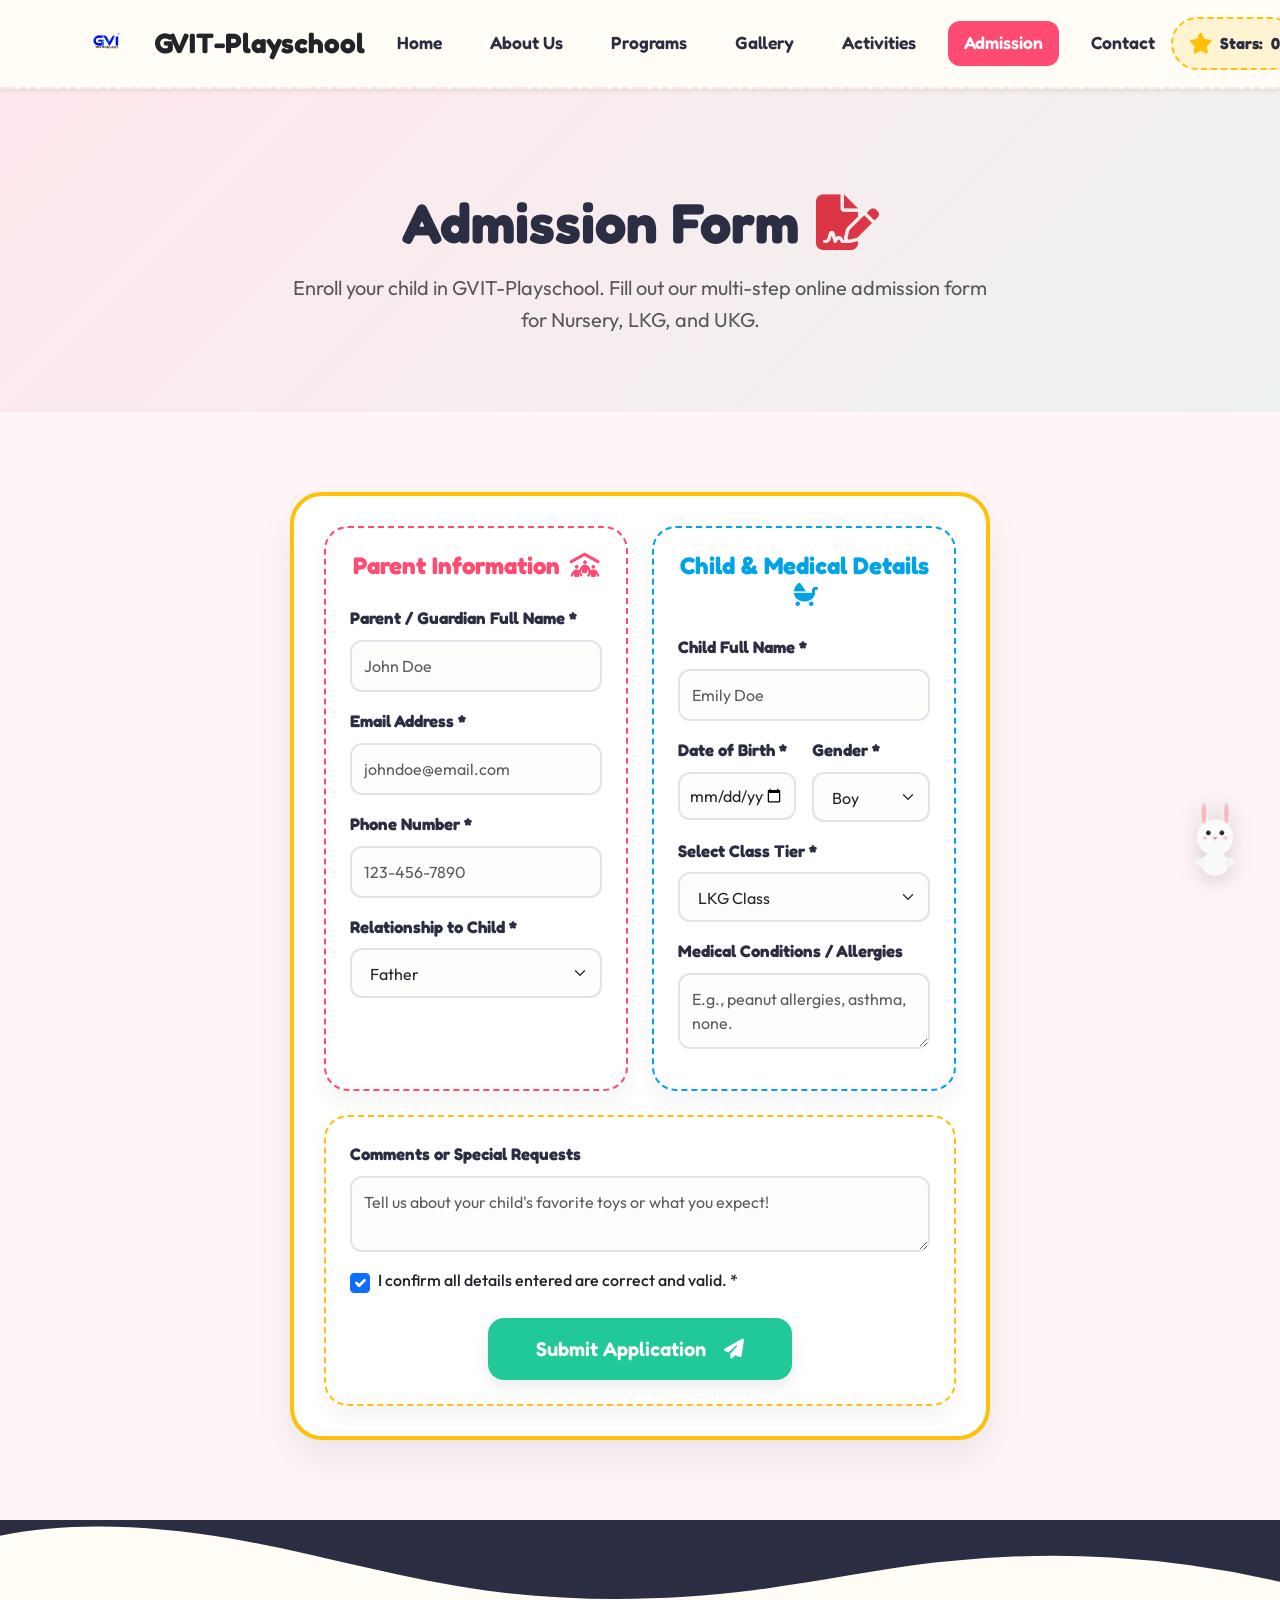
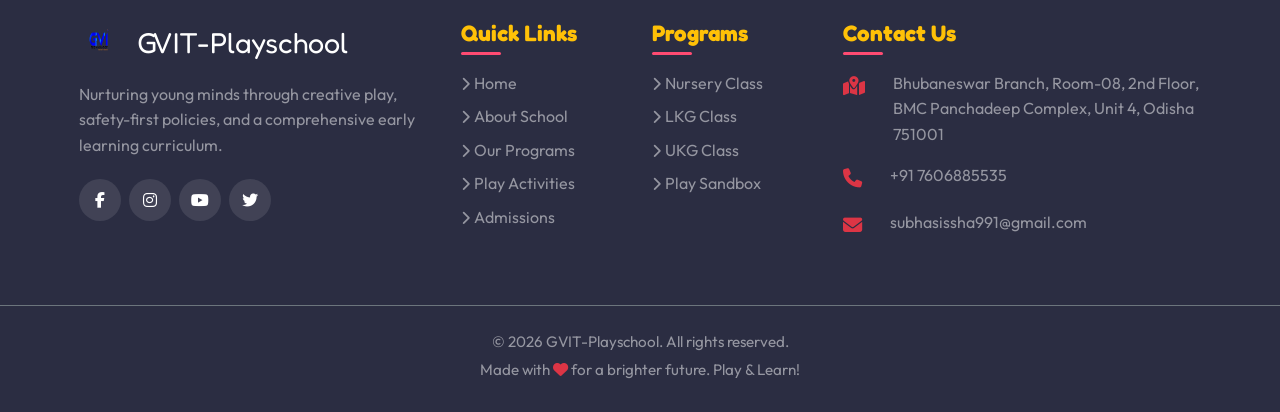
<file: admission.html>
<!-- GVIT-Playschool Admission: Child enrollment form. -->

<!DOCTYPE html>
<html lang="en">
<head>
  <meta charset="UTF-8">
  <meta name="viewport" content="width=device-width, initial-scale=1.0">
  <title>Admission Form - GVIT-Playschool</title>
  <meta name="description" content="Enroll your child in GVIT-Playschool. Fill out our multi-step online admission form for Nursery, LKG, and UKG.">
  <link rel="icon" href="assets/images/icons/gvi.png" type="image/png">
  <script>
    (function() {
      const savedTheme = localStorage.getItem("theme") || "light";
      document.documentElement.setAttribute("data-theme", savedTheme);
    })();
  </script>
  
  <link href="https://cdn.jsdelivr.net/npm/bootstrap@5.3.3/dist/css/bootstrap.min.css" rel="stylesheet">
  <link rel="stylesheet" href="https://cdnjs.cloudflare.com/ajax/libs/font-awesome/6.4.0/css/all.min.css">
  <link rel="stylesheet" href="https://fonts.googleapis.com/icon?family=Material+Icons">
  
  <link rel="stylesheet" href="assets/css/style.css">
  <link rel="stylesheet" href="assets/css/navbar.css">
  <link rel="stylesheet" href="assets/css/footer.css">
  <link rel="stylesheet" href="assets/css/animations.css">
  <link rel="stylesheet" href="assets/css/responsive.css">
</head>
<body class="theme-admission">

  <!-- Sticky Top Navigation Bar -->
  <nav class="navbar navbar-expand-xl sticky-top shadow-sm py-3" style="background-color: rgba(255, 253, 245, 0.95); backdrop-filter: blur(12px); -webkit-backdrop-filter: blur(12px); border-bottom: 2px dashed rgba(255, 75, 114, 0.15);">
    <div class="container">
      <a class="logo navbar-brand d-flex align-items-center text-dark fw-bold fs-3" href="index.html">
        <div class="logo-icon-wrapper me-2">
          <img src="assets/images/icons/gvi.png" alt="GVIT Logo" width="60" height="60">
        </div>
        <span>GVIT-Playschool</span>
      </a>
      
      <div class="d-flex align-items-center order-xl-last gap-2">
        <div class="rewards-nav-badge" data-bs-toggle="modal" data-bs-target="#achievementsModal" id="rewards-badge">
          <span class="star-icon text-warning"><i class="fa-solid fa-star"></i></span>
          <span class="text-label">Stars:</span>
          <span id="star-count">10</span>
        </div>
        <button id="theme-toggle" class="btn-theme-toggle" aria-label="Toggle Theme" onclick="playSynthSound('click')">
          <i class="fa-solid fa-moon"></i>
        </button>
        
        <button class="navbar-toggler border-0" type="button" data-bs-toggle="collapse" data-bs-target="#navbarContent" aria-controls="navbarContent" aria-expanded="false" aria-label="Toggle navigation">
          <span class="toggler-line"></span>
          <span class="toggler-line"></span>
          <span class="toggler-line"></span>
        </button>
      </div>
      
      <div class="collapse navbar-collapse" id="navbarContent">
        <ul class="nav-menu navbar-nav mx-auto mb-2 mb-xl-0 gap-2 gap-xl-3 mt-3 mt-xl-0">
          <li class="nav-item" data-page="index"><a href="index.html">Home</a></li>
          <li class="nav-item" data-page="about"><a href="about.html">About Us</a></li>
          <li class="nav-item" data-page="programs"><a href="programs.html">Programs</a></li>
          <li class="nav-item" data-page="gallery"><a href="gallery.html">Gallery</a></li>
          <li class="nav-item" data-page="activities"><a href="activities.html">Activities</a></li>
          <li class="nav-item active" data-page="admission"><a href="admission.html">Admission</a></li>
          <li class="nav-item" data-page="contact"><a href="contact.html">Contact</a></li>
        </ul>
      </div>
    </div>
  </nav>

  <!-- Header Section -->
  <section class="section page-hero" style="background: linear-gradient(135deg, rgba(255,75,114,0.08), rgba(32,201,151,0.08));">
    <div class="container text-center">
      <h1 class="display-4 fw-bold mb-3">Admission Form <i class="fa-solid fa-file-signature text-danger ms-1"></i></h1>
      <p class="fs-5 text-muted max-width-700 mx-auto">
        Enroll your child in GVIT-Playschool. Fill out our multi-step online admission form for Nursery, LKG, and UKG.
      </p>
    </div>
  </section>

  <!-- Single Page Admission Form Section -->
  <section class="section">
    <div class="container">
      
      <div class="card admission-card" style="border: 4px solid #FFC107; border-radius: 32px; padding: 30px; box-shadow: 0 20px 35px rgba(43,45,66,0.08); background-color: #FFFFFF;">
        
        <!-- Enrollment Form -->
        <form id="admission-form" onsubmit="handleAdmissionSubmit(event)">
          
          <div class="row g-4">
            <!-- Column 1: Parent Info -->
            <div class="col-md-6 col-12">
              <div class="card p-4 border-2 border-coral h-100 bg-white" style="border: 2px dashed #FF4B72; border-radius: 24px;">
                <h3 class="h4 fw-bold mb-4 text-center color-coral">Parent Information <i class="fa-solid fa-people-roof ms-1"></i></h3>
                
                <div class="form-group mb-3">
                  <label for="parent-name" class="form-label fw-bold">Parent / Guardian Full Name *</label>
                  <input type="text" class="form-control text-dark" id="parent-name" placeholder="John Doe" required style="border: 2px solid #E2E3E8; border-radius: 12px; padding: 12px;">
                </div>

                <div class="form-group mb-3">
                  <label for="parent-email" class="form-label fw-bold">Email Address *</label>
                  <input type="email" class="form-control text-dark" id="parent-email" placeholder="johndoe@email.com" required style="border: 2px solid #E2E3E8; border-radius: 12px; padding: 12px;">
                </div>

                <div class="form-group mb-3">
                  <label for="parent-phone" class="form-label fw-bold">Phone Number *</label>
                  <input type="tel" class="form-control text-dark" id="parent-phone" placeholder="123-456-7890" required style="border: 2px solid #E2E3E8; border-radius: 12px; padding: 12px;">
                </div>

                <div class="form-group mb-3">
                  <label for="parent-relation" class="form-label fw-bold">Relationship to Child *</label>
                  <select class="form-select form-control text-dark" id="parent-relation" required style="border: 2px solid #E2E3E8; border-radius: 12px; height: 50px;">
                    <option value="Mother">Mother</option>
                    <option value="Father" selected>Father</option>
                    <option value="Guardian">Guardian / Relative</option>
                  </select>
                </div>
              </div>
            </div>

            <!-- Column 2: Child Info & Medical -->
            <div class="col-md-6 col-12">
              <div class="card p-4 border-2 border-sky h-100 bg-white" style="border: 2px dashed #00A2E8; border-radius: 24px;">
                <h3 class="h4 fw-bold mb-4 text-center color-sky">Child & Medical Details <i class="fa-solid fa-baby-carriage ms-1"></i></h3>

                <div class="form-group mb-3">
                  <label for="child-name" class="form-label fw-bold">Child Full Name *</label>
                  <input type="text" class="form-control text-dark" id="child-name" placeholder="Emily Doe" required style="border: 2px solid #E2E3E8; border-radius: 12px; padding: 12px;">
                </div>

                <div class="form-group mb-3 row g-3">
                  <div class="col-6">
                    <label for="child-dob" class="form-label fw-bold">Date of Birth *</label>
                    <input type="date" class="form-control text-dark" id="child-dob" required style="border: 2px solid #E2E3E8; border-radius: 12px; padding: 10px;">
                  </div>
                  <div class="col-6">
                    <label for="child-gender" class="form-label fw-bold">Gender *</label>
                    <select class="form-select form-control text-dark" id="child-gender" required style="border: 2px solid #E2E3E8; border-radius: 12px; height: 50px;">
                      <option value="Male">Boy</option>
                      <option value="Female">Girl</option>
                      <option value="Other">Other</option>
                    </select>
                  </div>
                </div>

                <div class="form-group mb-3">
                  <label for="child-program" class="form-label fw-bold">Select Class Tier *</label>
                  <select class="form-select form-control text-dark" id="child-program" required style="border: 2px solid #E2E3E8; border-radius: 12px; height: 50px;">
                    <option value="Nursery">Nursery Class</option>
                    <option value="LKG" selected>LKG Class</option>
                    <option value="UKG">UKG Class</option>
                  </select>
                </div>

                <div class="form-group mb-3">
                  <label for="child-medical" class="form-label fw-bold">Medical Conditions / Allergies</label>
                  <textarea class="form-control text-dark" id="child-medical" rows="2" placeholder="E.g., peanut allergies, asthma, none." style="border: 2px solid #E2E3E8; border-radius: 12px; padding: 12px;"></textarea>
                </div>
              </div>
            </div>
          </div>

          <!-- Bottom Section: Comments & Submission -->
          <div class="card p-4 border-2 border-yellow mt-4 bg-white" style="border: 2px dashed #FFC107; border-radius: 24px;">
            <div class="form-group mb-3">
              <label for="parent-comments" class="form-label fw-bold">Comments or Special Requests</label>
              <textarea class="form-control text-dark" id="parent-comments" rows="2" placeholder="Tell us about your child's favorite toys or what you expect!" style="border: 2px solid #E2E3E8; border-radius: 12px; padding: 12px;"></textarea>
            </div>

            <div class="form-check mb-4 d-flex align-items-center gap-2">
              <input type="checkbox" id="accept-terms" checked class="form-check-input" required style="width: 20px; height: 20px; cursor: pointer;">
              <label for="accept-terms" class="form-check-label m-0 fs-6 cursor-pointer fw-medium">I confirm all details entered are correct and valid. *</label>
            </div>

            <div class="text-center">
              <button type="submit" class="btn btn-sky text-white px-5 py-3 fs-5" style="background-color: #20C997 !important; border-color: #20C997 !important; border-radius: 16px;">
                Submit Application <i class="fa-solid fa-paper-plane ms-2"></i>
              </button>
            </div>
          </div>

        </form>

        <!-- Success Message -->
        <div class="success-card text-center py-4" id="admission-success-card" style="display: none;">
          <span class="success-badge-icon" style="font-size: 4rem;">🏆</span>
          <h2 class="display-6 color-mint mb-3 fw-bold mt-2">Application Received!</h2>
          <p class="fs-5 text-muted mb-4 max-width-500 mx-auto">
            Thank you! We have registered your application in our system. Our admin desk will review details and contact you via email/phone within 48 hours.
          </p>
          <a href="index.html" class="btn btn-coral px-4">Return Home <i class="fa-solid fa-house ms-2"></i></a>
        </div>

      </div>

    </div>
  </section>

  <footer class="footer">
    <div class="footer-wave">
      <svg data-name="Layer 1" xmlns="http://www.w3.org/2000/svg" viewBox="0 0 1200 120" preserveAspectRatio="none">
        <path d="M321.39,56.44c58-10.79,114.16-30.13,172-41.86,82.39-16.72,168.19-17.73,250.45-.39C823.78,31,906.67,72,985.66,92.83c70.05,18.48,146.53,26.09,214.34,3V0H0V27.35A600.21,600.21,0,0,0,321.39,56.44Z" class="shape-fill"></path>
      </svg>
    </div>
    
    <div class="container">
      <div class="row g-4 mb-5 text-start">
        <div class="col-lg-4 col-md-6 footer-about">
          <div class="footer-logo d-flex align-items-center mb-3">
            <img src="assets/images/icons/gvi.png" alt="GVIT Logo" class="me-2" width="40" height="40">
            <span>GVIT-Playschool</span>
          </div>
          <p class="text-white-50">Nurturing young minds through creative play, safety-first policies, and a comprehensive early learning curriculum.</p>
          <div class="social-links d-flex gap-2 mt-3">
            <a href="#" class="social-btn" title="Facebook"><i class="fa-brands fa-facebook-f"></i></a>
            <a href="#" class="social-btn" title="Instagram"><i class="fa-brands fa-instagram"></i></a>
            <a href="#" class="social-btn" title="YouTube"><i class="fa-brands fa-youtube"></i></a>
            <a href="#" class="social-btn" title="Twitter"><i class="fa-brands fa-twitter"></i></a>
          </div>
        </div>
        
        <div class="col-lg-2 col-md-6 footer-col">
          <h3 class="h5 fw-bold mb-4">Quick Links</h3>
          <ul class="footer-links list-unstyled">
            <li class="mb-2"><a href="index.html" class="text-white-50 text-decoration-none"><i class="fa-solid fa-chevron-right me-1 small"></i>Home</a></li>
            <li class="mb-2"><a href="about.html" class="text-white-50 text-decoration-none"><i class="fa-solid fa-chevron-right me-1 small"></i>About School</a></li>
            <li class="mb-2"><a href="programs.html" class="text-white-50 text-decoration-none"><i class="fa-solid fa-chevron-right me-1 small"></i>Our Programs</a></li>
            <li class="mb-2"><a href="activities.html" class="text-white-50 text-decoration-none"><i class="fa-solid fa-chevron-right me-1 small"></i>Play Activities</a></li>
            <li class="mb-2"><a href="admission.html" class="text-white-50 text-decoration-none"><i class="fa-solid fa-chevron-right me-1 small"></i>Admissions</a></li>
          </ul>
        </div>
        
        <div class="col-lg-2 col-md-6 footer-col">
          <h3 class="h5 fw-bold mb-4">Programs</h3>
          <ul class="footer-links list-unstyled">
            <li class="mb-2"><a href="programs.html#nursery" class="text-white-50 text-decoration-none"><i class="fa-solid fa-chevron-right me-1 small"></i>Nursery Class</a></li>
            <li class="mb-2"><a href="programs.html#lkg" class="text-white-50 text-decoration-none"><i class="fa-solid fa-chevron-right me-1 small"></i>LKG Class</a></li>
            <li class="mb-2"><a href="programs.html#ukg" class="text-white-50 text-decoration-none"><i class="fa-solid fa-chevron-right me-1 small"></i>UKG Class</a></li>
            <li class="mb-2"><a href="activities.html" class="text-white-50 text-decoration-none"><i class="fa-solid fa-chevron-right me-1 small"></i>Play Sandbox</a></li>
          </ul>
        </div>
        
        <div class="col-lg-4 col-md-6 footer-col">
          <h3 class="h5 fw-bold mb-4">Contact Us</h3>
          <div class="footer-contact-item d-flex align-items-start mb-3">
            <span class="icon me-3"><i class="fa-solid fa-map-location-dot text-danger"></i></span>
            <p class="text-white-50 m-0">Bhubaneswar Branch, Room-08, 2nd Floor, BMC Panchadeep Complex, Unit 4, Odisha 751001</p>
          </div>
          <div class="footer-contact-item d-flex align-items-start mb-3">
            <span class="icon me-3"><i class="fa-solid fa-phone text-danger"></i></span>
            <p class="text-white-50 m-0">+91 7606885535</p>
          </div>
          <div class="footer-contact-item d-flex align-items-start mb-3">
            <span class="icon me-3"><i class="fa-solid fa-envelope text-danger"></i></span>
            <p class="text-white-50 m-0">subhasissha991@gmail.com</p>
          </div>
        </div>
      </div>
    </div>
    
    <div class="footer-bottom text-center pt-4 border-top border-secondary">
      <div class="container text-white-50">
        <p class="mb-1">&copy; 2026 GVIT-Playschool. All rights reserved.</p>
        <p class="mb-0">Made with <i class="fa-solid fa-heart text-danger"></i> for a brighter future. Play & Learn!</p>
      </div>
    </div>
  </footer>

  <!-- Floating Mascot Widget -->
  <div class="mascot-widget d-none d-sm-flex flex-column align-items-end" style="position: fixed; bottom: 20px; right: 20px; z-index: 1000; pointer-events: none;">
    <div class="mascot-speech-bubble" style="background: #FFFFFF; border: 3px solid #FF4B72; border-radius: 20px; padding: 12px 20px; margin-bottom: 10px; max-width: 240px; box-shadow: 0 10px 25px rgba(0,0,0,0.1); position: relative; pointer-events: auto;">
      <p class="m-0 small fw-bold text-dark">Hi! I'm Barnaby the Bunny! Click the star badge above to see achievements! 🐰</p>
      <div style="position: absolute; bottom: -12px; right: 35px; border-width: 12px 12px 0 0; border-style: solid; border-color: #FF4B72 transparent; width: 0; height: 0;"></div>
      <div style="position: absolute; bottom: -7px; right: 36px; border-width: 9px 9px 0 0; border-style: solid; border-color: #FFFFFF transparent; width: 0; height: 0; z-index: 1;"></div>
    </div>
    <div class="mascot-interactive mascot-bounce-idle" onclick="playSynthSound('click')" style="width: 90px; height: 90px; cursor: pointer; filter: drop-shadow(0 6px 10px rgba(0,0,0,0.15)); pointer-events: auto;">
      <img src="assets/images/mascots/rabbit.png" alt="Mascot Barnaby" style="width: 100%; height: 100%; object-fit: contain;">
    </div>
  </div>

  <!-- Floating Back-to-Top Button -->
  <button id="back-to-top" class="btn-back-to-top" aria-label="Back to Top" onclick="playSynthSound('click')">
    <i class="fa-solid fa-arrow-up"></i>
  </button>

  <!-- Scoreboard Modal -->
  <div class="modal fade" id="achievementsModal" tabindex="-1" aria-labelledby="achievementsModalLabel" aria-hidden="true" style="z-index: 2000;">
    <div class="modal-dialog modal-dialog-centered">
      <div class="modal-content rounded-4 border-5" style="border-color: #FFC107; background-color: #FFFDF5;">
        <div class="modal-header border-0 pb-0 justify-content-end">
          <button type="button" class="btn-close" data-bs-dismiss="modal" aria-label="Close" style="font-size: 1.2rem;"></button>
        </div>
        <div class="modal-body text-center pt-0 px-4 pb-4">
          <h3 class="modal-title fw-bold text-warning mb-2" id="achievementsModalLabel" style="font-family: 'Fredoka', sans-serif;">🌟 My Scoreboard 🌟</h3>
          <p class="text-muted small mb-4">See how many stars you have earned!</p>
          <div class="scorecard-container my-4 p-4 rounded-4 text-start" style="background-color: #FFFFFF; border: 3px dashed #FFC107;">
            <div class="d-flex justify-content-between align-items-center mb-3">
              <span class="fw-bold text-dark" style="font-size: 1.1rem; font-family: 'Fredoka', sans-serif;">🧼 Bubble Pop Stars:</span>
              <span id="achieve-bubble-stars" class="badge text-white fs-5 px-3 py-2 rounded-pill" style="background-color: #FF4B72;">0</span>
            </div>
            <div class="d-flex justify-content-between align-items-center">
              <span class="fw-bold text-dark" style="font-size: 1.1rem; font-family: 'Fredoka', sans-serif;">🎨 Painting Stars:</span>
              <span id="achieve-paint-stars" class="badge text-white fs-5 px-3 py-2 rounded-pill" style="background-color: #00A2E8;">0</span>
            </div>
          </div>
          <button type="button" class="btn btn-outline-danger btn-sm rounded-pill px-4 mt-2 fw-bold shadow-sm" onclick="resetStars()"><i class="fa-solid fa-rotate-left me-1"></i> Reset Star Points</button>
        </div>
      </div>
    </div>
  </div>

  <script>
    function handleAdmissionSubmit(event) {
      event.preventDefault();
      if (typeof playSynthSound === 'function') {
        playSynthSound('success');
      }
      document.getElementById("admission-form").style.display = "none";
      document.getElementById("admission-success-card").style.display = "block";
    }
  </script>

  <!-- Bootstrap 5 Bundle JS -->
  <script src="https://cdn.jsdelivr.net/npm/bootstrap@5.3.3/dist/js/bootstrap.bundle.min.js"></script>
  <!-- Sound Synth JS -->
  <script src="assets/js/main.js"></script>
</body>
</html>
</file>
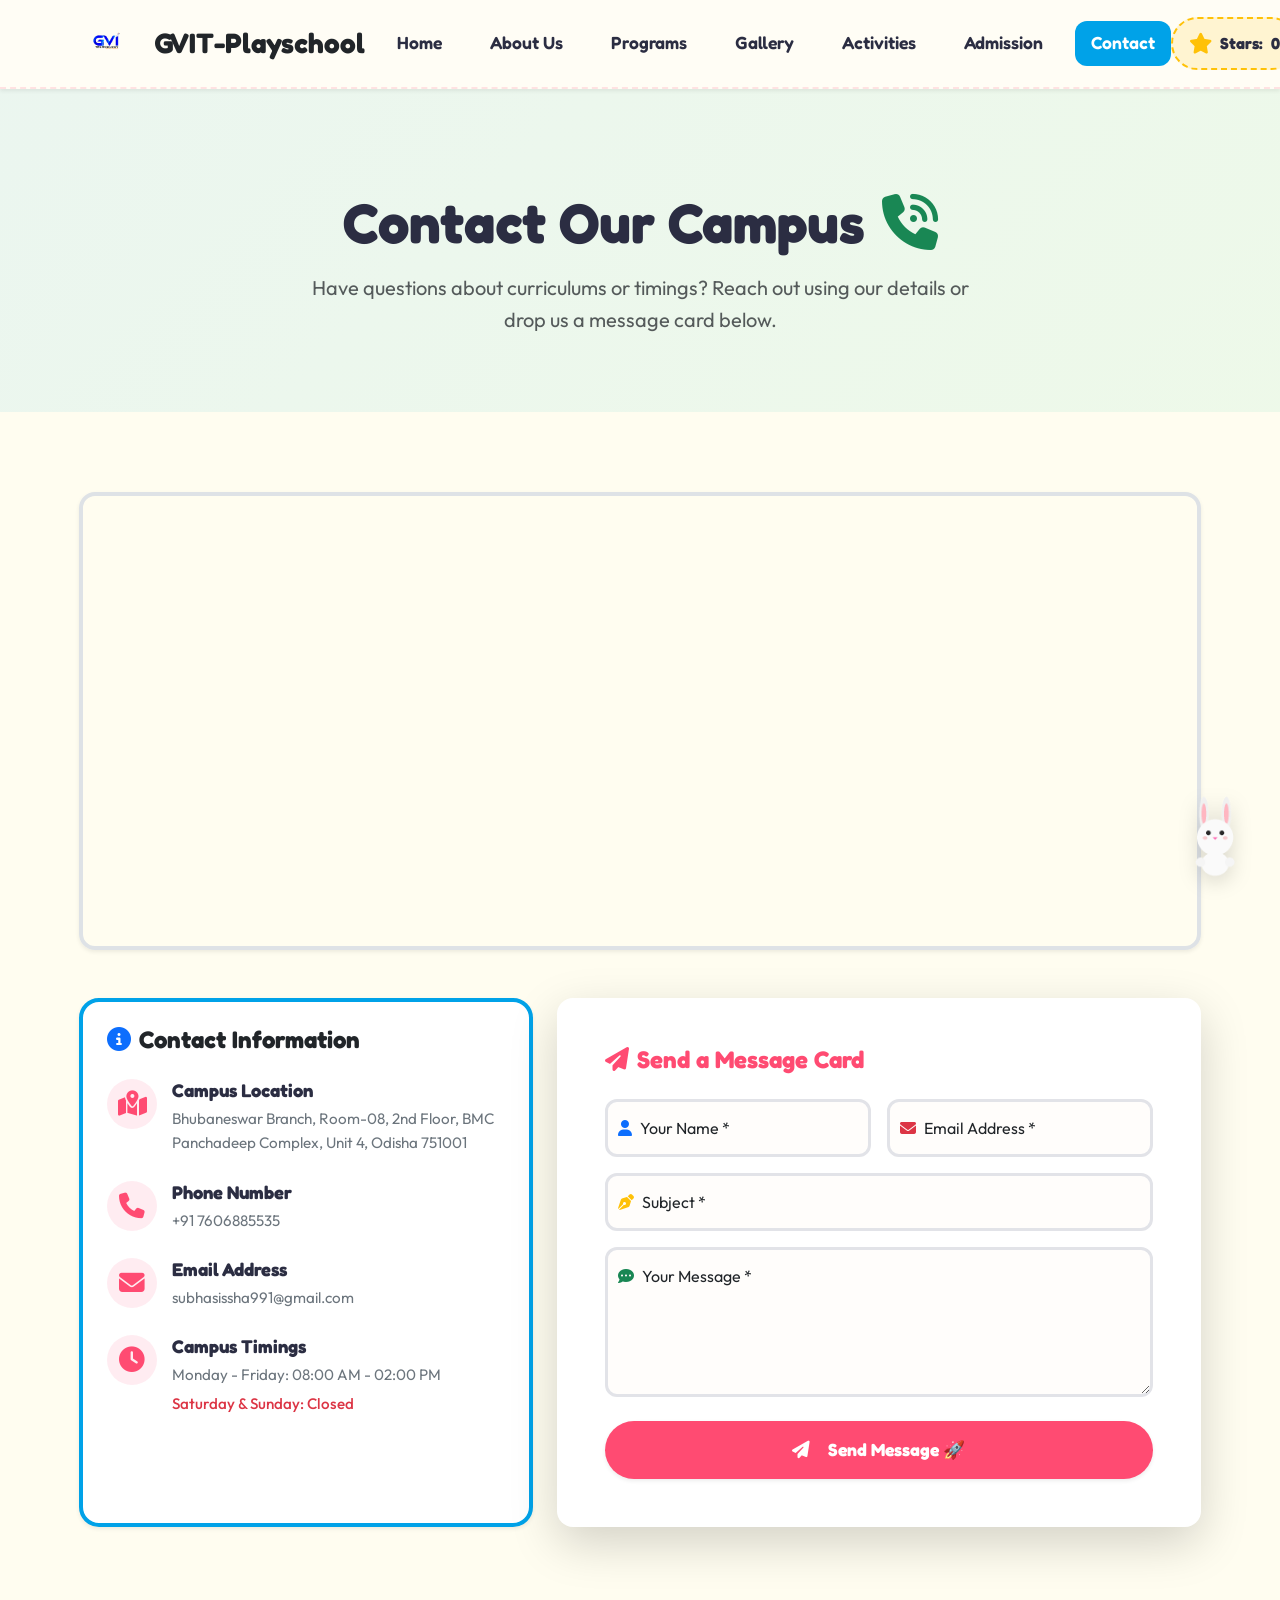
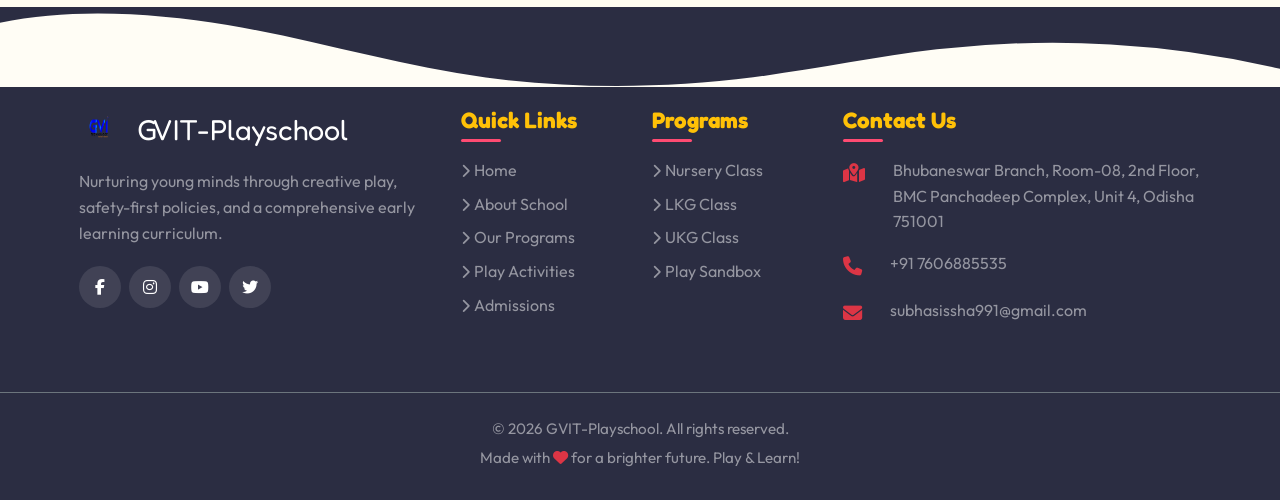
<file: contact.html>
<!-- GVIT-Playschool Contact: Address details, campus map, and message form. -->

<!DOCTYPE html>
<html lang="en">
<head>
  <meta charset="UTF-8">
  <meta name="viewport" content="width=device-width, initial-scale=1.0">
  <title>Contact Us - GVIT-Playschool</title>
  <meta name="description" content="Get in touch with GVIT-Playschool. Find our address, phone number, opening hours, interactive map location, and contact form.">
  <link rel="icon" href="assets/images/icons/gvi.png" type="image/png">
  <script>
    (function() {
      const savedTheme = localStorage.getItem("theme") || "light";
      document.documentElement.setAttribute("data-theme", savedTheme);
    })();
  </script>
  
  <link href="https://cdn.jsdelivr.net/npm/bootstrap@5.3.3/dist/css/bootstrap.min.css" rel="stylesheet">
  <link rel="stylesheet" href="https://cdnjs.cloudflare.com/ajax/libs/font-awesome/6.4.0/css/all.min.css">
  <link rel="stylesheet" href="https://fonts.googleapis.com/icon?family=Material+Icons">
  
  <link rel="stylesheet" href="assets/css/style.css">
  <link rel="stylesheet" href="assets/css/navbar.css">
  <link rel="stylesheet" href="assets/css/footer.css">
  <link rel="stylesheet" href="assets/css/animations.css">
  <link rel="stylesheet" href="assets/css/responsive.css">
</head>
<body class="theme-contact">
  <!-- Sticky Top Navigation Bar -->
  <nav class="navbar navbar-expand-xl sticky-top shadow-sm py-3" style="background-color: rgba(255, 253, 245, 0.95); backdrop-filter: blur(12px); -webkit-backdrop-filter: blur(12px); border-bottom: 2px dashed rgba(255, 75, 114, 0.15);">
    <div class="container">
      <a class="logo navbar-brand d-flex align-items-center text-dark fw-bold fs-3" href="index.html">
        <div class="logo-icon-wrapper me-2">
          <img src="assets/images/icons/gvi.png" alt="GVIT Logo" width="60" height="60">
        </div>
        <span>GVIT-Playschool</span>
      </a>
      
      <div class="d-flex align-items-center order-xl-last gap-2">
        <div class="rewards-nav-badge" data-bs-toggle="modal" data-bs-target="#achievementsModal" id="rewards-badge">
          <span class="star-icon text-warning"><i class="fa-solid fa-star"></i></span>
          <span class="text-label">Stars:</span>
          <span id="star-count">10</span>
        </div>
        <button id="theme-toggle" class="btn-theme-toggle" aria-label="Toggle Theme" onclick="playSynthSound('click')">
          <i class="fa-solid fa-moon"></i>
        </button>
        
        <button class="navbar-toggler border-0" type="button" data-bs-toggle="collapse" data-bs-target="#navbarContent" aria-controls="navbarContent" aria-expanded="false" aria-label="Toggle navigation">
          <span class="toggler-line"></span>
          <span class="toggler-line"></span>
          <span class="toggler-line"></span>
        </button>
      </div>
      
      <div class="collapse navbar-collapse" id="navbarContent">
        <ul class="nav-menu navbar-nav mx-auto mb-2 mb-xl-0 gap-2 gap-xl-3 mt-3 mt-xl-0">
          <li class="nav-item" data-page="index"><a href="index.html">Home</a></li>
          <li class="nav-item" data-page="about"><a href="about.html">About Us</a></li>
          <li class="nav-item" data-page="programs"><a href="programs.html">Programs</a></li>
          <li class="nav-item" data-page="gallery"><a href="gallery.html">Gallery</a></li>
          <li class="nav-item" data-page="activities"><a href="activities.html">Activities</a></li>
          <li class="nav-item" data-page="admission"><a href="admission.html">Admission</a></li>
          <li class="nav-item active" data-page="contact"><a href="contact.html">Contact</a></li>
        </ul>
      </div>
    </div>
  </nav>

  <!-- Header Section -->
  <section class="section page-hero" style="background: linear-gradient(135deg, rgba(0,162,232,0.08), rgba(32,201,151,0.08));">
    <div class="container text-center">
      <h1 class="display-4 fw-bold mb-3">Contact Our Campus <i class="fa-solid fa-phone-volume text-success ms-1"></i></h1>
      <p class="fs-5 text-muted max-width-700 mx-auto">
        Have questions about curriculums or timings? Reach out using our details or drop us a message card below.
      </p>
    </div>
  </section>

  <!-- Content Section -->
  <section class="section">
    <div class="container">
      
      <!-- Google Maps Embed Container -->
      <div class="map-responsive shadow-sm border border-4 border-sky rounded-4 overflow-hidden mb-5">
        <iframe src="https://www.google.com/maps/embed?pb=!1m14!1m8!1m3!1d14327.014013488275!2d85.831732!3d20.276788!3m2!1i1024!2i768!4f13.1!3m3!1m2!1s0x3a1909b628cfe7c5%3A0xb6f72fb5d526cb6!2sGVI%20TECHNOLOGY!5e1!3m2!1sen!2sin!4v1781297115572!5m2!1sen!2sin" width="100%" height="450" style="border:0;" allowfullscreen="" loading="lazy" referrerpolicy="no-referrer-when-downgrade"></iframe>
      </div>

      <!-- Layout row (Bootstrap Grid) -->
      <div class="row g-4">
        
        <!-- Info Column -->
        <div class="col-lg-5 col-12">
          <div class="card h-100 border-4 border-sky p-4 shadow-sm">
            <h3 class="h4 fw-bold mb-4"><i class="fa-solid fa-circle-info text-primary me-2"></i>Contact Information</h3>
            
            <div class="info-item-block">
              <span class="icon"><i class="fa-solid fa-map-location-dot"></i></span>
              <div>
                <h4>Campus Location</h4>
                <p class="mb-0">Bhubaneswar Branch, Room-08, 2nd Floor, BMC Panchadeep Complex, Unit 4, Odisha 751001</p>
              </div>
            </div>

            <div class="info-item-block">
              <span class="icon"><i class="fa-solid fa-phone"></i></span>
              <div>
                <h4>Phone Number</h4>
                <p class="mb-0">+91 7606885535</p>
              </div>
            </div>

            <div class="info-item-block">
              <span class="icon"><i class="fa-solid fa-envelope"></i></span>
              <div>
                <h4>Email Address</h4>
                <p class="mb-0">subhasissha991@gmail.com</p>
              </div>
            </div>

            <div class="info-item-block">
              <span class="icon"><i class="fa-solid fa-clock"></i></span>
              <div>
                <h4>Campus Timings</h4>
                <p class="mb-1">Monday - Friday: 08:00 AM - 02:00 PM</p>
                <p class="mb-0 text-danger fw-medium">Saturday & Sunday: Closed</p>
              </div>
            </div>
          </div>
        </div>

        <!-- Form Column (Redesigned to be highly attractive and modern) -->
        <div class="col-lg-7 col-12">
          <div class="card border-0 shadow-lg p-4 p-md-5 bg-white rounded-4 h-100">
            <h3 class="h4 fw-bold mb-4 text-center text-md-start color-coral"><i class="fa-solid fa-paper-plane me-2"></i>Send a Message Card</h3>
            
            <form id="contact-form" onsubmit="submitMessageForm(event)">
              
              <div class="row g-3 mb-3">
                <div class="col-md-6 col-12">
                  <div class="form-floating">
                    <input type="text" id="contact-name" required class="form-control text-dark" placeholder="John Doe">
                    <label for="contact-name"><i class="fa-solid fa-user me-2 text-primary"></i>Your Name *</label>
                  </div>
                </div>
                <div class="col-md-6 col-12">
                  <div class="form-floating">
                    <input type="email" id="contact-email" required class="form-control text-dark" placeholder="johndoe@email.com">
                    <label for="contact-email"><i class="fa-solid fa-envelope me-2 text-danger"></i>Email Address *</label>
                  </div>
                </div>
              </div>

              <div class="form-floating mb-3">
                <input type="text" id="contact-subject" required class="form-control text-dark" placeholder="Inquiry">
                <label for="contact-subject"><i class="fa-solid fa-pen-nib me-2 text-warning"></i>Subject *</label>
              </div>

              <div class="form-floating mb-4">
                <textarea id="contact-msg" required class="form-control text-dark" style="height: 150px;" placeholder="Message"></textarea>
                <label for="contact-msg"><i class="fa-solid fa-comment-dots me-2 text-success"></i>Your Message *</label>
              </div>

              <button type="submit" class="btn btn-coral btn-lg w-100 text-white fw-bold shadow-sm py-3"><i class="fa-solid fa-paper-plane me-2"></i>Send Message 🚀</button>
            </form>

            <!-- Success message card -->
            <div id="contact-success-msg" style="display: none; text-align: center; padding: 30px 10px;">
              <span style="font-size: 3.5rem; display: block; margin-bottom: 10px;">📬</span>
              <h3 class="color-mint font-heading h4 mb-3">Message Sent Successfully!</h3>
              <p class="text-muted max-width-400 mx-auto mb-4">We have received your message card. Our receptionist will write back to you at your email soon!</p>
              <button class="btn btn-sky" onclick="resetContactForm()"><i class="fa-solid fa-arrow-rotate-left me-2"></i>Write another card</button>
            </div>
          </div>
        </div>

      </div>

    </div>
  </section>

  <script>
    function submitMessageForm(event) {
      event.preventDefault();
      
      const form = document.getElementById("contact-form");
      const success = document.getElementById("contact-success-msg");
      
      if (form && success) {
        form.style.display = "none";
        success.style.display = "block";
        
        if (typeof playSynthSound === "function") {
          playSynthSound('success');
        }
      }
    }

    function resetContactForm() {
      const form = document.getElementById("contact-form");
      const success = document.getElementById("contact-success-msg");
      
      if (form && success) {
        form.reset();
        success.style.display = "none";
        form.style.display = "block";
        
        if (typeof playSynthSound === "function") {
          playSynthSound('click');
        }
      }
    }
  </script>

  <!-- Footer Section -->
  <footer class="footer">
    <div class="footer-wave">
      <svg data-name="Layer 1" xmlns="http://www.w3.org/2000/svg" viewBox="0 0 1200 120" preserveAspectRatio="none">
        <path d="M321.39,56.44c58-10.79,114.16-30.13,172-41.86,82.39-16.72,168.19-17.73,250.45-.39C823.78,31,906.67,72,985.66,92.83c70.05,18.48,146.53,26.09,214.34,3V0H0V27.35A600.21,600.21,0,0,0,321.39,56.44Z" class="shape-fill"></path>
      </svg>
    </div>
    
    <div class="container">
      <div class="row g-4 mb-5 text-start">
        <div class="col-lg-4 col-md-6 footer-about">
          <div class="footer-logo d-flex align-items-center mb-3">
            <img src="assets/images/icons/gvi.png" alt="GVIT Logo" class="me-2" width="40" height="40">
            <span>GVIT-Playschool</span>
          </div>
          <p class="text-white-50">Nurturing young minds through creative play, safety-first policies, and a comprehensive early learning curriculum.</p>
          <div class="social-links d-flex gap-2 mt-3">
            <a href="#" class="social-btn" title="Facebook"><i class="fa-brands fa-facebook-f"></i></a>
            <a href="#" class="social-btn" title="Instagram"><i class="fa-brands fa-instagram"></i></a>
            <a href="#" class="social-btn" title="YouTube"><i class="fa-brands fa-youtube"></i></a>
            <a href="#" class="social-btn" title="Twitter"><i class="fa-brands fa-twitter"></i></a>
          </div>
        </div>
        
        <div class="col-lg-2 col-md-6 footer-col">
          <h3 class="h5 fw-bold mb-4">Quick Links</h3>
          <ul class="footer-links list-unstyled">
            <li class="mb-2"><a href="index.html" class="text-white-50 text-decoration-none"><i class="fa-solid fa-chevron-right me-1 small"></i>Home</a></li>
            <li class="mb-2"><a href="about.html" class="text-white-50 text-decoration-none"><i class="fa-solid fa-chevron-right me-1 small"></i>About School</a></li>
            <li class="mb-2"><a href="programs.html" class="text-white-50 text-decoration-none"><i class="fa-solid fa-chevron-right me-1 small"></i>Our Programs</a></li>
            <li class="mb-2"><a href="activities.html" class="text-white-50 text-decoration-none"><i class="fa-solid fa-chevron-right me-1 small"></i>Play Activities</a></li>
            <li class="mb-2"><a href="admission.html" class="text-white-50 text-decoration-none"><i class="fa-solid fa-chevron-right me-1 small"></i>Admissions</a></li>
          </ul>
        </div>
        
        <div class="col-lg-2 col-md-6 footer-col">
          <h3 class="h5 fw-bold mb-4">Programs</h3>
          <ul class="footer-links list-unstyled">
            <li class="mb-2"><a href="programs.html#nursery" class="text-white-50 text-decoration-none"><i class="fa-solid fa-chevron-right me-1 small"></i>Nursery Class</a></li>
            <li class="mb-2"><a href="programs.html#lkg" class="text-white-50 text-decoration-none"><i class="fa-solid fa-chevron-right me-1 small"></i>LKG Class</a></li>
            <li class="mb-2"><a href="programs.html#ukg" class="text-white-50 text-decoration-none"><i class="fa-solid fa-chevron-right me-1 small"></i>UKG Class</a></li>
            <li class="mb-2"><a href="activities.html" class="text-white-50 text-decoration-none"><i class="fa-solid fa-chevron-right me-1 small"></i>Play Sandbox</a></li>
          </ul>
        </div>
        
        <div class="col-lg-4 col-md-6 footer-col">
          <h3 class="h5 fw-bold mb-4">Contact Us</h3>
          <div class="footer-contact-item d-flex align-items-start mb-3">
            <span class="icon me-3"><i class="fa-solid fa-map-location-dot text-danger"></i></span>
            <p class="text-white-50 m-0">Bhubaneswar Branch, Room-08, 2nd Floor, BMC Panchadeep Complex, Unit 4, Odisha 751001</p>
          </div>
          <div class="footer-contact-item d-flex align-items-start mb-3">
            <span class="icon me-3"><i class="fa-solid fa-phone text-danger"></i></span>
            <p class="text-white-50 m-0">+91 7606885535</p>
          </div>
          <div class="footer-contact-item d-flex align-items-start mb-3">
            <span class="icon me-3"><i class="fa-solid fa-envelope text-danger"></i></span>
            <p class="text-white-50 m-0">subhasissha991@gmail.com</p>
          </div>
        </div>
      </div>
    </div>
    
    <div class="footer-bottom text-center pt-4 border-top border-secondary">
      <div class="container text-white-50">
        <p class="mb-1">&copy; 2026 GVIT-Playschool. All rights reserved.</p>
        <p class="mb-0">Made with <i class="fa-solid fa-heart text-danger"></i> for a brighter future. Play & Learn!</p>
      </div>
    </div>
  </footer>

  <!-- Floating Mascot Widget -->
  <div class="mascot-widget d-none d-sm-flex flex-column align-items-end" style="position: fixed; bottom: 20px; right: 20px; z-index: 1000; pointer-events: none;">
    <div class="mascot-speech-bubble" style="background: #FFFFFF; border: 3px solid #FF4B72; border-radius: 20px; padding: 12px 20px; margin-bottom: 10px; max-width: 240px; box-shadow: 0 10px 25px rgba(0,0,0,0.1); position: relative; pointer-events: auto;">
      <p class="m-0 small fw-bold text-dark">Hi! I'm Barnaby the Bunny! Click the star badge above to see achievements! 🐰</p>
      <div style="position: absolute; bottom: -12px; right: 35px; border-width: 12px 12px 0 0; border-style: solid; border-color: #FF4B72 transparent; width: 0; height: 0;"></div>
      <div style="position: absolute; bottom: -7px; right: 36px; border-width: 9px 9px 0 0; border-style: solid; border-color: #FFFFFF transparent; width: 0; height: 0; z-index: 1;"></div>
    </div>
    <div class="mascot-interactive mascot-bounce-idle" onclick="playSynthSound('click')" style="width: 90px; height: 90px; cursor: pointer; filter: drop-shadow(0 6px 10px rgba(0,0,0,0.15)); pointer-events: auto;">
      <img src="assets/images/mascots/rabbit.png" alt="Mascot Barnaby" style="width: 100%; height: 100%; object-fit: contain;">
    </div>
  </div>

  <!-- Floating Back-to-Top Button -->
  <button id="back-to-top" class="btn-back-to-top" aria-label="Back to Top" onclick="playSynthSound('click')">
    <i class="fa-solid fa-arrow-up"></i>
  </button>

  <!-- Scoreboard Modal -->
  <div class="modal fade" id="achievementsModal" tabindex="-1" aria-labelledby="achievementsModalLabel" aria-hidden="true" style="z-index: 2000;">
    <div class="modal-dialog modal-dialog-centered">
      <div class="modal-content rounded-4 border-5" style="border-color: #FFC107; background-color: #FFFDF5;">
        <div class="modal-header border-0 pb-0 justify-content-end">
          <button type="button" class="btn-close" data-bs-dismiss="modal" aria-label="Close" style="font-size: 1.2rem;"></button>
        </div>
        <div class="modal-body text-center pt-0 px-4 pb-4">
          <h3 class="modal-title fw-bold text-warning mb-2" id="achievementsModalLabel" style="font-family: 'Fredoka', sans-serif;">🌟 My Scoreboard 🌟</h3>
          <p class="text-muted small mb-4">See how many stars you have earned!</p>
          <div class="scorecard-container my-4 p-4 rounded-4 text-start" style="background-color: #FFFFFF; border: 3px dashed #FFC107;">
            <div class="d-flex justify-content-between align-items-center mb-3">
              <span class="fw-bold text-dark" style="font-size: 1.1rem; font-family: 'Fredoka', sans-serif;">🧼 Bubble Pop Stars:</span>
              <span id="achieve-bubble-stars" class="badge text-white fs-5 px-3 py-2 rounded-pill" style="background-color: #FF4B72;">0</span>
            </div>
            <div class="d-flex justify-content-between align-items-center">
              <span class="fw-bold text-dark" style="font-size: 1.1rem; font-family: 'Fredoka', sans-serif;">🎨 Painting Stars:</span>
              <span id="achieve-paint-stars" class="badge text-white fs-5 px-3 py-2 rounded-pill" style="background-color: #00A2E8;">0</span>
            </div>
          </div>
          <button type="button" class="btn btn-outline-danger btn-sm rounded-pill px-4 mt-2 fw-bold shadow-sm" onclick="resetStars()"><i class="fa-solid fa-rotate-left me-1"></i> Reset Star Points</button>
        </div>
      </div>
    </div>
  </div>

  <script src="https://cdn.jsdelivr.net/npm/bootstrap@5.3.3/dist/js/bootstrap.bundle.min.js"></script>
  <script src="assets/js/main.js"></script>
</body>
</html>
</file>
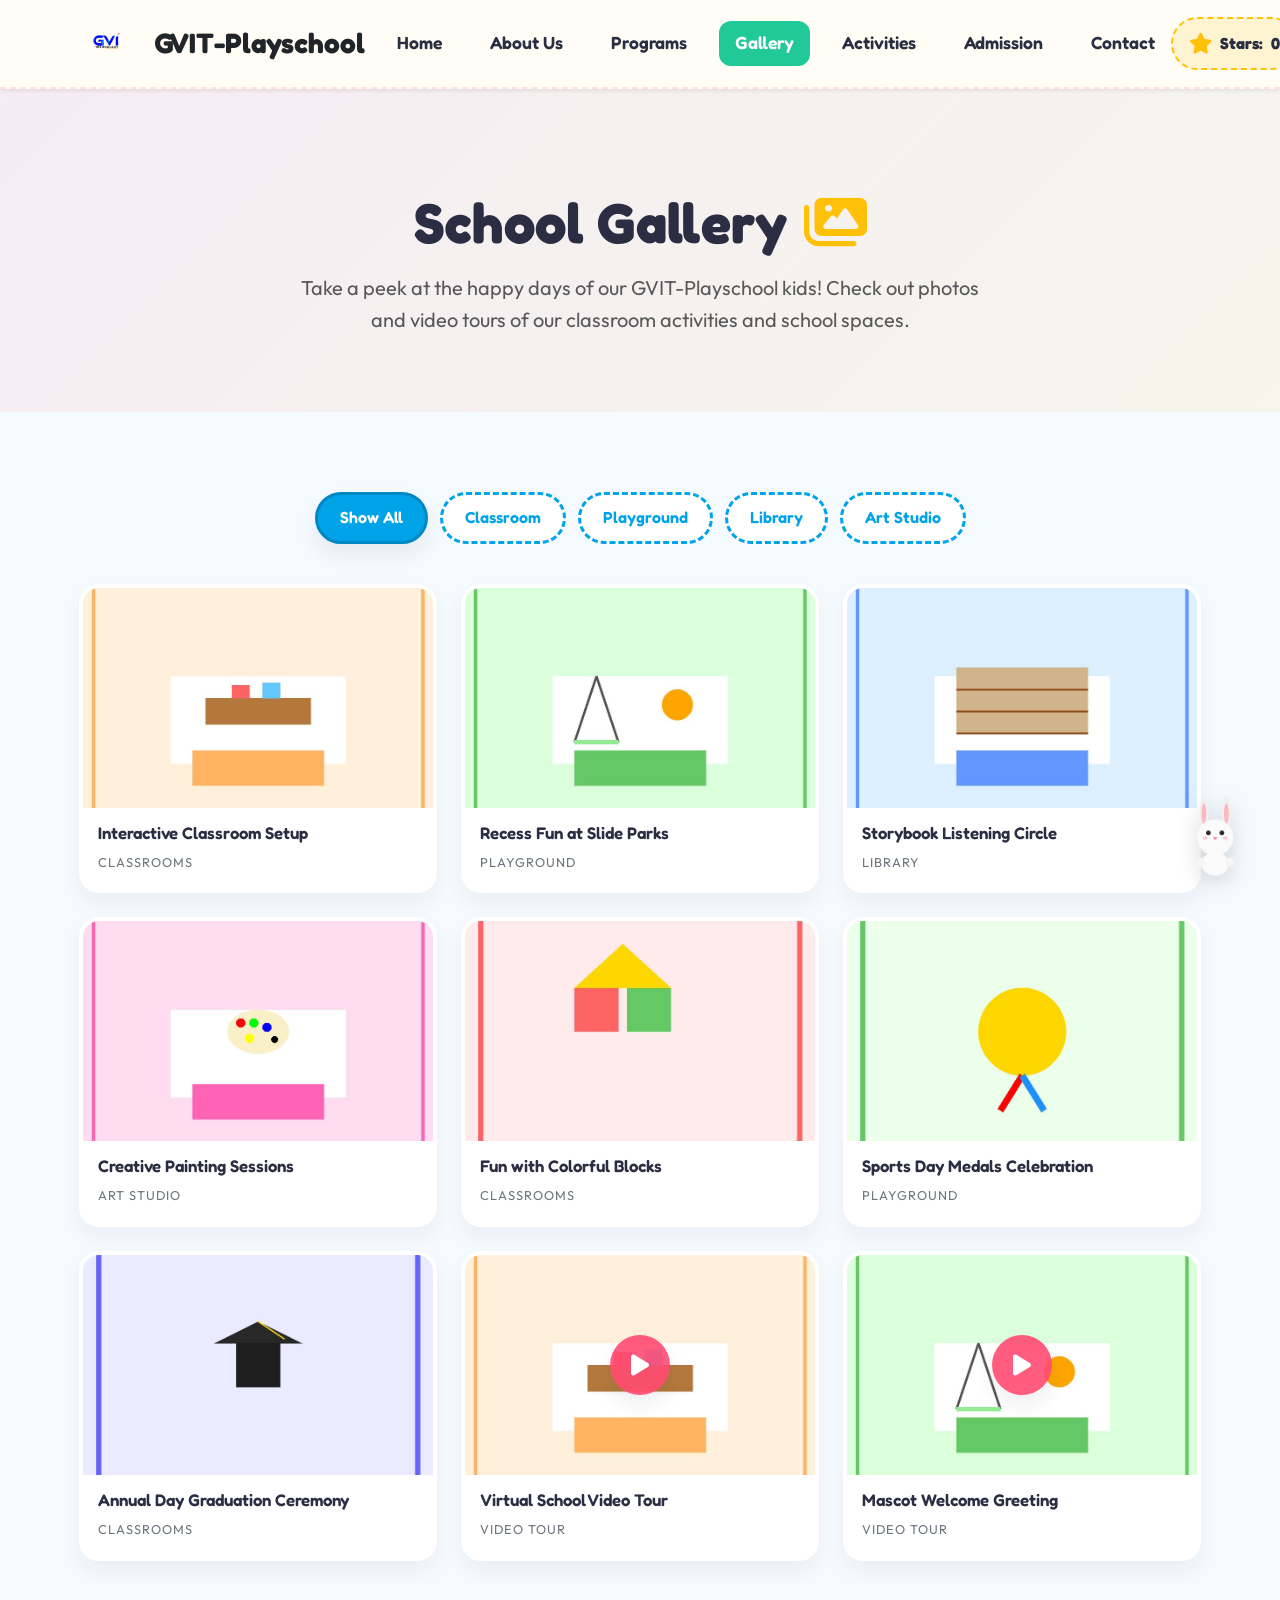
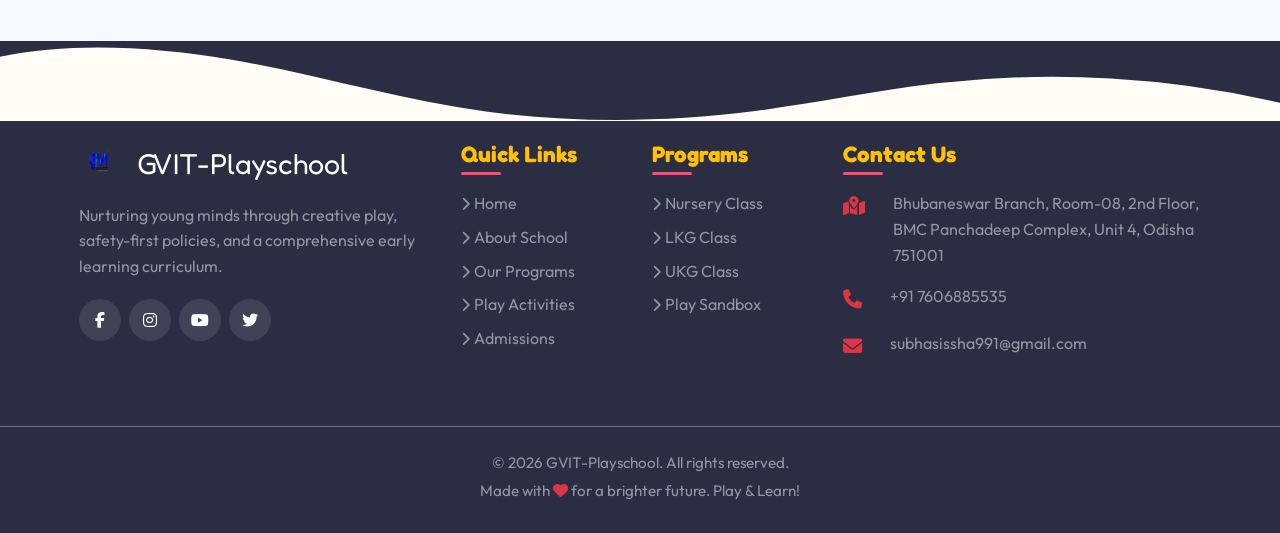
<file: gallery.html>
<!-- GVIT-Playschool Gallery: Photos and video tours. -->

<!DOCTYPE html>
<html lang="en">
<head>
  <meta charset="UTF-8">
  <meta name="viewport" content="width=device-width, initial-scale=1.0">
  <title>Gallery - GVIT-Playschool</title>
  <meta name="description" content="View photos and video tours of GVIT-Playschool classrooms, playgrounds, library, art rooms, and graduation events.">
  <link rel="icon" href="assets/images/icons/gvi.png" type="image/png">
  <script>
    (function() {
      const savedTheme = localStorage.getItem("theme") || "light";
      document.documentElement.setAttribute("data-theme", savedTheme);
    })();
  </script>
  
  <link href="https://cdn.jsdelivr.net/npm/bootstrap@5.3.3/dist/css/bootstrap.min.css" rel="stylesheet">
  <link rel="stylesheet" href="https://cdnjs.cloudflare.com/ajax/libs/font-awesome/6.4.0/css/all.min.css">
  <link rel="stylesheet" href="https://fonts.googleapis.com/icon?family=Material+Icons">
  
  <link rel="stylesheet" href="assets/css/style.css">
  <link rel="stylesheet" href="assets/css/navbar.css">
  <link rel="stylesheet" href="assets/css/footer.css">
  <link rel="stylesheet" href="assets/css/animations.css">
  <link rel="stylesheet" href="assets/css/responsive.css">
</head>
<body class="theme-gallery">

  <!-- Sticky Top Navigation Bar -->
  <nav class="navbar navbar-expand-xl sticky-top shadow-sm py-3" style="background-color: rgba(255, 253, 245, 0.95); backdrop-filter: blur(12px); -webkit-backdrop-filter: blur(12px); border-bottom: 2px dashed rgba(255, 75, 114, 0.15);">
    <div class="container">
      <a class="logo navbar-brand d-flex align-items-center text-dark fw-bold fs-3" href="index.html">
        <div class="logo-icon-wrapper me-2">
          <img src="assets/images/icons/gvi.png" alt="GVIT Logo" width="60" height="60">
        </div>
        <span>GVIT-Playschool</span>
      </a>
      
      <div class="d-flex align-items-center order-xl-last gap-2">
        <div class="rewards-nav-badge" data-bs-toggle="modal" data-bs-target="#achievementsModal" id="rewards-badge">
          <span class="star-icon text-warning"><i class="fa-solid fa-star"></i></span>
          <span class="text-label">Stars:</span>
          <span id="star-count">10</span>
        </div>
        <button id="theme-toggle" class="btn-theme-toggle" aria-label="Toggle Theme" onclick="playSynthSound('click')">
          <i class="fa-solid fa-moon"></i>
        </button>
        
        <button class="navbar-toggler border-0" type="button" data-bs-toggle="collapse" data-bs-target="#navbarContent" aria-controls="navbarContent" aria-expanded="false" aria-label="Toggle navigation">
          <span class="toggler-line"></span>
          <span class="toggler-line"></span>
          <span class="toggler-line"></span>
        </button>
      </div>
      
      <div class="collapse navbar-collapse" id="navbarContent">
        <ul class="nav-menu navbar-nav mx-auto mb-2 mb-xl-0 gap-2 gap-xl-3 mt-3 mt-xl-0">
          <li class="nav-item" data-page="index"><a href="index.html">Home</a></li>
          <li class="nav-item" data-page="about"><a href="about.html">About Us</a></li>
          <li class="nav-item" data-page="programs"><a href="programs.html">Programs</a></li>
          <li class="nav-item active" data-page="gallery"><a href="gallery.html">Gallery</a></li>
          <li class="nav-item" data-page="activities"><a href="activities.html">Activities</a></li>
          <li class="nav-item" data-page="admission"><a href="admission.html">Admission</a></li>
          <li class="nav-item" data-page="contact"><a href="contact.html">Contact</a></li>
        </ul>
      </div>
    </div>
  </nav>

  <section class="section page-hero" style="background: linear-gradient(135deg, rgba(255,75,114,0.08), rgba(255,193,7,0.08));">
    <div class="container text-center">
      <h1 class="display-4 fw-bold mb-3">School Gallery <i class="fa-solid fa-images text-warning ms-1"></i></h1>
      <p class="fs-5 text-muted max-width-700 mx-auto">
        Take a peek at the happy days of our GVIT-Playschool kids! Check out photos and video tours of our classroom activities and school spaces.
      </p>
    </div>
  </section>

  <section class="section">
    <div class="container">
      
      <!-- Filters -->
      <div class="filter-btn-group">
        <button class="gallery-filter-btn active" data-filter="all">Show All</button>
        <button class="gallery-filter-btn" data-filter="classroom">Classroom</button>
        <button class="gallery-filter-btn" data-filter="playground">Playground</button>
        <button class="gallery-filter-btn" data-filter="library">Library</button>
        <button class="gallery-filter-btn" data-filter="artroom">Art Studio</button>
      </div>

      <!-- Photo Grid (using Bootstrap row/col for full responsiveness) -->
      <div class="row g-4" id="gallery-grid">
        
        <!-- Classroom -->
        <div class="col-lg-4 col-md-6 col-12 gallery-item" data-category="classroom" onclick="showGalleryItem('assets/images/rooms/classroom.jpg', 'image', 'Interactive Classroom Setup')" data-bs-toggle="modal" data-bs-target="#galleryModal">
          <div class="card p-0 border-4 overflow-hidden h-100 cursor-pointer">
            <div class="gallery-thumb-wrapper">
              <img src="assets/images/rooms/classroom.jpg" alt="Classroom">
            </div>
            <div class="gallery-info-box">
              <h4 class="gallery-caption">Interactive Classroom Setup</h4>
              <span class="gallery-tag">Classrooms</span>
            </div>
          </div>
        </div>

        <!-- Playground -->
        <div class="col-lg-4 col-md-6 col-12 gallery-item" data-category="playground" onclick="showGalleryItem('assets/images/rooms/playground.jpg', 'image', 'Recess Fun at Slide Parks')" data-bs-toggle="modal" data-bs-target="#galleryModal">
          <div class="card p-0 border-4 overflow-hidden h-100 cursor-pointer">
            <div class="gallery-thumb-wrapper">
              <img src="assets/images/rooms/playground.jpg" alt="Playground">
            </div>
            <div class="gallery-info-box">
              <h4 class="gallery-caption">Recess Fun at Slide Parks</h4>
              <span class="gallery-tag">Playground</span>
            </div>
          </div>
        </div>

        <!-- Library -->
        <div class="col-lg-4 col-md-6 col-12 gallery-item" data-category="library" onclick="showGalleryItem('assets/images/rooms/library.jpg', 'image', 'Storybook Listening Circle')" data-bs-toggle="modal" data-bs-target="#galleryModal">
          <div class="card p-0 border-4 overflow-hidden h-100 cursor-pointer">
            <div class="gallery-thumb-wrapper">
              <img src="assets/images/rooms/library.jpg" alt="Library">
            </div>
            <div class="gallery-info-box">
              <h4 class="gallery-caption">Storybook Listening Circle</h4>
              <span class="gallery-tag">Library</span>
            </div>
          </div>
        </div>

        <!-- Art Studio -->
        <div class="col-lg-4 col-md-6 col-12 gallery-item" data-category="artroom" onclick="showGalleryItem('assets/images/rooms/artroom.jpg', 'image', 'Creative Painting Sessions')" data-bs-toggle="modal" data-bs-target="#galleryModal">
          <div class="card p-0 border-4 overflow-hidden h-100 cursor-pointer">
            <div class="gallery-thumb-wrapper">
              <img src="assets/images/rooms/artroom.jpg" alt="Artroom">
            </div>
            <div class="gallery-info-box">
              <h4 class="gallery-caption">Creative Painting Sessions</h4>
              <span class="gallery-tag">Art Studio</span>
            </div>
          </div>
        </div>

        <!-- Blocks -->
        <div class="col-lg-4 col-md-6 col-12 gallery-item" data-category="classroom" onclick="showGalleryItem('assets/images/gallery/photo1.jpg', 'image', 'Fun with Colorful Blocks')" data-bs-toggle="modal" data-bs-target="#galleryModal">
          <div class="card p-0 border-4 overflow-hidden h-100 cursor-pointer">
            <div class="gallery-thumb-wrapper">
              <img src="assets/images/gallery/photo1.jpg" alt="Blocks Building">
            </div>
            <div class="gallery-info-box">
              <h4 class="gallery-caption">Fun with Colorful Blocks</h4>
              <span class="gallery-tag">Classrooms</span>
            </div>
          </div>
        </div>

        <!-- Sports Day -->
        <div class="col-lg-4 col-md-6 col-12 gallery-item" data-category="playground" onclick="showGalleryItem('assets/images/gallery/photo2.jpg', 'image', 'Sports Day Medals Celebration')" data-bs-toggle="modal" data-bs-target="#galleryModal">
          <div class="card p-0 border-4 overflow-hidden h-100 cursor-pointer">
            <div class="gallery-thumb-wrapper">
              <img src="assets/images/gallery/photo2.jpg" alt="Sports Day">
            </div>
            <div class="gallery-info-box">
              <h4 class="gallery-caption">Sports Day Medals Celebration</h4>
              <span class="gallery-tag">Playground</span>
            </div>
          </div>
        </div>

        <!-- Graduation -->
        <div class="col-lg-4 col-md-6 col-12 gallery-item" data-category="classroom" onclick="showGalleryItem('assets/images/gallery/photo3.jpg', 'image', 'Annual Day Graduation Ceremony')" data-bs-toggle="modal" data-bs-target="#galleryModal">
          <div class="card p-0 border-4 overflow-hidden h-100 cursor-pointer">
            <div class="gallery-thumb-wrapper">
              <img src="assets/images/gallery/photo3.jpg" alt="Graduation Event">
            </div>
            <div class="gallery-info-box">
              <h4 class="gallery-caption">Annual Day Graduation Ceremony</h4>
              <span class="gallery-tag">Classrooms</span>
            </div>
          </div>
        </div>

        <!-- Video Tour -->
        <div class="col-lg-4 col-md-6 col-12 gallery-item" data-category="classroom" onclick="showGalleryItem('assets/videos/school-tour.mp4', 'video', 'Virtual School Video Tour')" data-bs-toggle="modal" data-bs-target="#galleryModal">
          <div class="card p-0 border-4 overflow-hidden h-100 cursor-pointer">
            <div class="gallery-thumb-wrapper">
              <div class="video-play-overlay"><i class="fa-solid fa-play"></i></div>
              <img src="assets/images/rooms/classroom.jpg" alt="Virtual Class Video Tour">
            </div>
            <div class="gallery-info-box">
              <h4 class="gallery-caption">Virtual School Video Tour</h4>
              <span class="gallery-tag">Video Tour</span>
            </div>
          </div>
        </div>

        <!-- Welcome Video -->
        <div class="col-lg-4 col-md-6 col-12 gallery-item" data-category="classroom" onclick="showGalleryItem('assets/videos/welcome-video.mp4', 'video', 'Mascot Welcome Greeting')" data-bs-toggle="modal" data-bs-target="#galleryModal">
          <div class="card p-0 border-4 overflow-hidden h-100 cursor-pointer">
            <div class="gallery-thumb-wrapper">
              <div class="video-play-overlay"><i class="fa-solid fa-play"></i></div>
              <img src="assets/images/rooms/playground.jpg" alt="Mascot Welcome Greeting">
            </div>
            <div class="gallery-info-box">
              <h4 class="gallery-caption">Mascot Welcome Greeting</h4>
              <span class="gallery-tag">Video Tour</span>
            </div>
          </div>
        </div>

      </div>

    </div>
  </section>

  <!-- Lightbox Modal (Bootstrap Modal) -->
  <div class="modal fade" id="galleryModal" tabindex="-1" aria-labelledby="galleryModalLabel" aria-hidden="true" style="z-index: 2000;">
    <div class="modal-dialog modal-dialog-centered modal-lg">
      <div class="modal-content rounded-4 border-5" style="border-color: #FF4B72; background-color: #FFFDF5;">
        <div class="modal-header border-0 pb-0 justify-content-end">
          <button type="button" class="btn-close" data-bs-dismiss="modal" aria-label="Close"></button>
        </div>
        <div class="modal-body text-center p-4">
          <div id="modal-media-container"></div>
          <h4 class="fw-bold mt-3" id="galleryModalLabel" style="font-family: 'Fredoka', sans-serif; color: #2B2D42;"></h4>
        </div>
      </div>
    </div>
  </div>

  <!-- Footer Section -->
  <footer class="footer">
    <div class="footer-wave">
      <svg data-name="Layer 1" xmlns="http://www.w3.org/2000/svg" viewBox="0 0 1200 120" preserveAspectRatio="none">
        <path d="M321.39,56.44c58-10.79,114.16-30.13,172-41.86,82.39-16.72,168.19-17.73,250.45-.39C823.78,31,906.67,72,985.66,92.83c70.05,18.48,146.53,26.09,214.34,3V0H0V27.35A600.21,600.21,0,0,0,321.39,56.44Z" class="shape-fill"></path>
      </svg>
    </div>
    
    <div class="container">
      <div class="row g-4 mb-5 text-start">
        <div class="col-lg-4 col-md-6 footer-about">
          <div class="footer-logo d-flex align-items-center mb-3">
            <img src="assets/images/icons/gvi.png" alt="GVIT Logo" class="me-2" width="40" height="40">
            <span>GVIT-Playschool</span>
          </div>
          <p class="text-white-50">Nurturing young minds through creative play, safety-first policies, and a comprehensive early learning curriculum.</p>
          <div class="social-links d-flex gap-2 mt-3">
            <a href="#" class="social-btn" title="Facebook"><i class="fa-brands fa-facebook-f"></i></a>
            <a href="#" class="social-btn" title="Instagram"><i class="fa-brands fa-instagram"></i></a>
            <a href="#" class="social-btn" title="YouTube"><i class="fa-brands fa-youtube"></i></a>
            <a href="#" class="social-btn" title="Twitter"><i class="fa-brands fa-twitter"></i></a>
          </div>
        </div>
        
        <div class="col-lg-2 col-md-6 footer-col">
          <h3 class="h5 fw-bold mb-4">Quick Links</h3>
          <ul class="footer-links list-unstyled">
            <li class="mb-2"><a href="index.html" class="text-white-50 text-decoration-none"><i class="fa-solid fa-chevron-right me-1 small"></i>Home</a></li>
            <li class="mb-2"><a href="about.html" class="text-white-50 text-decoration-none"><i class="fa-solid fa-chevron-right me-1 small"></i>About School</a></li>
            <li class="mb-2"><a href="programs.html" class="text-white-50 text-decoration-none"><i class="fa-solid fa-chevron-right me-1 small"></i>Our Programs</a></li>
            <li class="mb-2"><a href="activities.html" class="text-white-50 text-decoration-none"><i class="fa-solid fa-chevron-right me-1 small"></i>Play Activities</a></li>
            <li class="mb-2"><a href="admission.html" class="text-white-50 text-decoration-none"><i class="fa-solid fa-chevron-right me-1 small"></i>Admissions</a></li>
          </ul>
        </div>
        
        <div class="col-lg-2 col-md-6 footer-col">
          <h3 class="h5 fw-bold mb-4">Programs</h3>
          <ul class="footer-links list-unstyled">
            <li class="mb-2"><a href="programs.html#nursery" class="text-white-50 text-decoration-none"><i class="fa-solid fa-chevron-right me-1 small"></i>Nursery Class</a></li>
            <li class="mb-2"><a href="programs.html#lkg" class="text-white-50 text-decoration-none"><i class="fa-solid fa-chevron-right me-1 small"></i>LKG Class</a></li>
            <li class="mb-2"><a href="programs.html#ukg" class="text-white-50 text-decoration-none"><i class="fa-solid fa-chevron-right me-1 small"></i>UKG Class</a></li>
            <li class="mb-2"><a href="activities.html" class="text-white-50 text-decoration-none"><i class="fa-solid fa-chevron-right me-1 small"></i>Play Sandbox</a></li>
          </ul>
        </div>
        
        <div class="col-lg-4 col-md-6 footer-col">
          <h3 class="h5 fw-bold mb-4">Contact Us</h3>
          <div class="footer-contact-item d-flex align-items-start mb-3">
            <span class="icon me-3"><i class="fa-solid fa-map-location-dot text-danger"></i></span>
            <p class="text-white-50 m-0">Bhubaneswar Branch, Room-08, 2nd Floor, BMC Panchadeep Complex, Unit 4, Odisha 751001</p>
          </div>
          <div class="footer-contact-item d-flex align-items-start mb-3">
            <span class="icon me-3"><i class="fa-solid fa-phone text-danger"></i></span>
            <p class="text-white-50 m-0">+91 7606885535</p>
          </div>
          <div class="footer-contact-item d-flex align-items-start mb-3">
            <span class="icon me-3"><i class="fa-solid fa-envelope text-danger"></i></span>
            <p class="text-white-50 m-0">subhasissha991@gmail.com</p>
          </div>
        </div>
      </div>
    </div>
    
    <div class="footer-bottom text-center pt-4 border-top border-secondary">
      <div class="container text-white-50">
        <p class="mb-1">&copy; 2026 GVIT-Playschool. All rights reserved.</p>
        <p class="mb-0">Made with <i class="fa-solid fa-heart text-danger"></i> for a brighter future. Play & Learn!</p>
      </div>
    </div>
  </footer>

  <!-- Floating Mascot Widget -->
  <div class="mascot-widget d-none d-sm-flex flex-column align-items-end" style="position: fixed; bottom: 20px; right: 20px; z-index: 1000; pointer-events: none;">
    <div class="mascot-speech-bubble" style="background: #FFFFFF; border: 3px solid #FF4B72; border-radius: 20px; padding: 12px 20px; margin-bottom: 10px; max-width: 240px; box-shadow: 0 10px 25px rgba(0,0,0,0.1); position: relative; pointer-events: auto;">
      <p class="m-0 small fw-bold text-dark">Hi! I'm Barnaby the Bunny! Click the star badge above to see achievements! 🐰</p>
      <div style="position: absolute; bottom: -12px; right: 35px; border-width: 12px 12px 0 0; border-style: solid; border-color: #FF4B72 transparent; width: 0; height: 0;"></div>
      <div style="position: absolute; bottom: -7px; right: 36px; border-width: 9px 9px 0 0; border-style: solid; border-color: #FFFFFF transparent; width: 0; height: 0; z-index: 1;"></div>
    </div>
    <div class="mascot-interactive mascot-bounce-idle" onclick="playSynthSound('click')" style="width: 90px; height: 90px; cursor: pointer; filter: drop-shadow(0 6px 10px rgba(0,0,0,0.15)); pointer-events: auto;">
      <img src="assets/images/mascots/rabbit.png" alt="Mascot Barnaby" style="width: 100%; height: 100%; object-fit: contain;">
    </div>
  </div>

  <!-- Floating Back-to-Top Button -->
  <button id="back-to-top" class="btn-back-to-top" aria-label="Back to Top" onclick="playSynthSound('click')">
    <i class="fa-solid fa-arrow-up"></i>
  </button>

  <!-- Scoreboard Modal -->
  <div class="modal fade" id="achievementsModal" tabindex="-1" aria-labelledby="achievementsModalLabel" aria-hidden="true" style="z-index: 2000;">
    <div class="modal-dialog modal-dialog-centered">
      <div class="modal-content rounded-4 border-5" style="border-color: #FFC107; background-color: #FFFDF5;">
        <div class="modal-header border-0 pb-0 justify-content-end">
          <button type="button" class="btn-close" data-bs-dismiss="modal" aria-label="Close" style="font-size: 1.2rem;"></button>
        </div>
        <div class="modal-body text-center pt-0 px-4 pb-4">
          <h3 class="modal-title fw-bold text-warning mb-2" id="achievementsModalLabel" style="font-family: 'Fredoka', sans-serif;">🌟 My Scoreboard 🌟</h3>
          <p class="text-muted small mb-4">See how many stars you have earned!</p>
          <div class="scorecard-container my-4 p-4 rounded-4 text-start" style="background-color: #FFFFFF; border: 3px dashed #FFC107;">
            <div class="d-flex justify-content-between align-items-center mb-3">
              <span class="fw-bold text-dark" style="font-size: 1.1rem; font-family: 'Fredoka', sans-serif;">🧼 Bubble Pop Stars:</span>
              <span id="achieve-bubble-stars" class="badge text-white fs-5 px-3 py-2 rounded-pill" style="background-color: #FF4B72;">0</span>
            </div>
            <div class="d-flex justify-content-between align-items-center">
              <span class="fw-bold text-dark" style="font-size: 1.1rem; font-family: 'Fredoka', sans-serif;">🎨 Painting Stars:</span>
              <span id="achieve-paint-stars" class="badge text-white fs-5 px-3 py-2 rounded-pill" style="background-color: #00A2E8;">0</span>
            </div>
          </div>
          <button type="button" class="btn btn-outline-danger btn-sm rounded-pill px-4 mt-2 fw-bold shadow-sm" onclick="resetStars()"><i class="fa-solid fa-rotate-left me-1"></i> Reset Star Points</button>
        </div>
      </div>
    </div>
  </div>

  <!-- Gallery Filtering and Modal Script -->
  <script>
    function showGalleryItem(src, type, caption) {
      const container = document.getElementById("modal-media-container");
      const label = document.getElementById("galleryModalLabel");
      label.innerText = caption;
      if (type === "image") {
        container.innerHTML = `<img src="${src}" class="img-fluid rounded-3 shadow-sm border border-3 border-coral" alt="${caption}">`;
      } else if (type === "video") {
        container.innerHTML = `<video src="${src}" class="w-100 rounded-3 shadow-sm border border-3 border-coral" controls autoplay></video>`;
      }
      if (typeof playSynthSound === 'function') {
        playSynthSound('click');
      }
    }

    document.addEventListener("DOMContentLoaded", () => {
      const filterBtns = document.querySelectorAll(".gallery-filter-btn");
      const items = document.querySelectorAll(".gallery-item");

      filterBtns.forEach(btn => {
        btn.addEventListener("click", () => {
          if (typeof playSynthSound === "function") {
            playSynthSound('click');
          }
          filterBtns.forEach(b => b.classList.remove("active"));
          btn.classList.add("active");

          const category = btn.getAttribute("data-filter");
          items.forEach(item => {
            if (category === "all" || item.getAttribute("data-category") === category) {
              item.classList.remove("d-none");
            } else {
              item.classList.add("d-none");
            }
          });
        });
      });
      
      const modalEl = document.getElementById('galleryModal');
      modalEl.addEventListener('hidden.bs.modal', () => {
        const container = document.getElementById("modal-media-container");
        container.innerHTML = "";
      });
    });
  </script>

  <!-- Bootstrap 5 Bundle JS -->
  <script src="https://cdn.jsdelivr.net/npm/bootstrap@5.3.3/dist/js/bootstrap.bundle.min.js"></script>
  <!-- Sound Synth JS -->
  <script src="assets/js/main.js"></script>
</body>
</html>
</file>
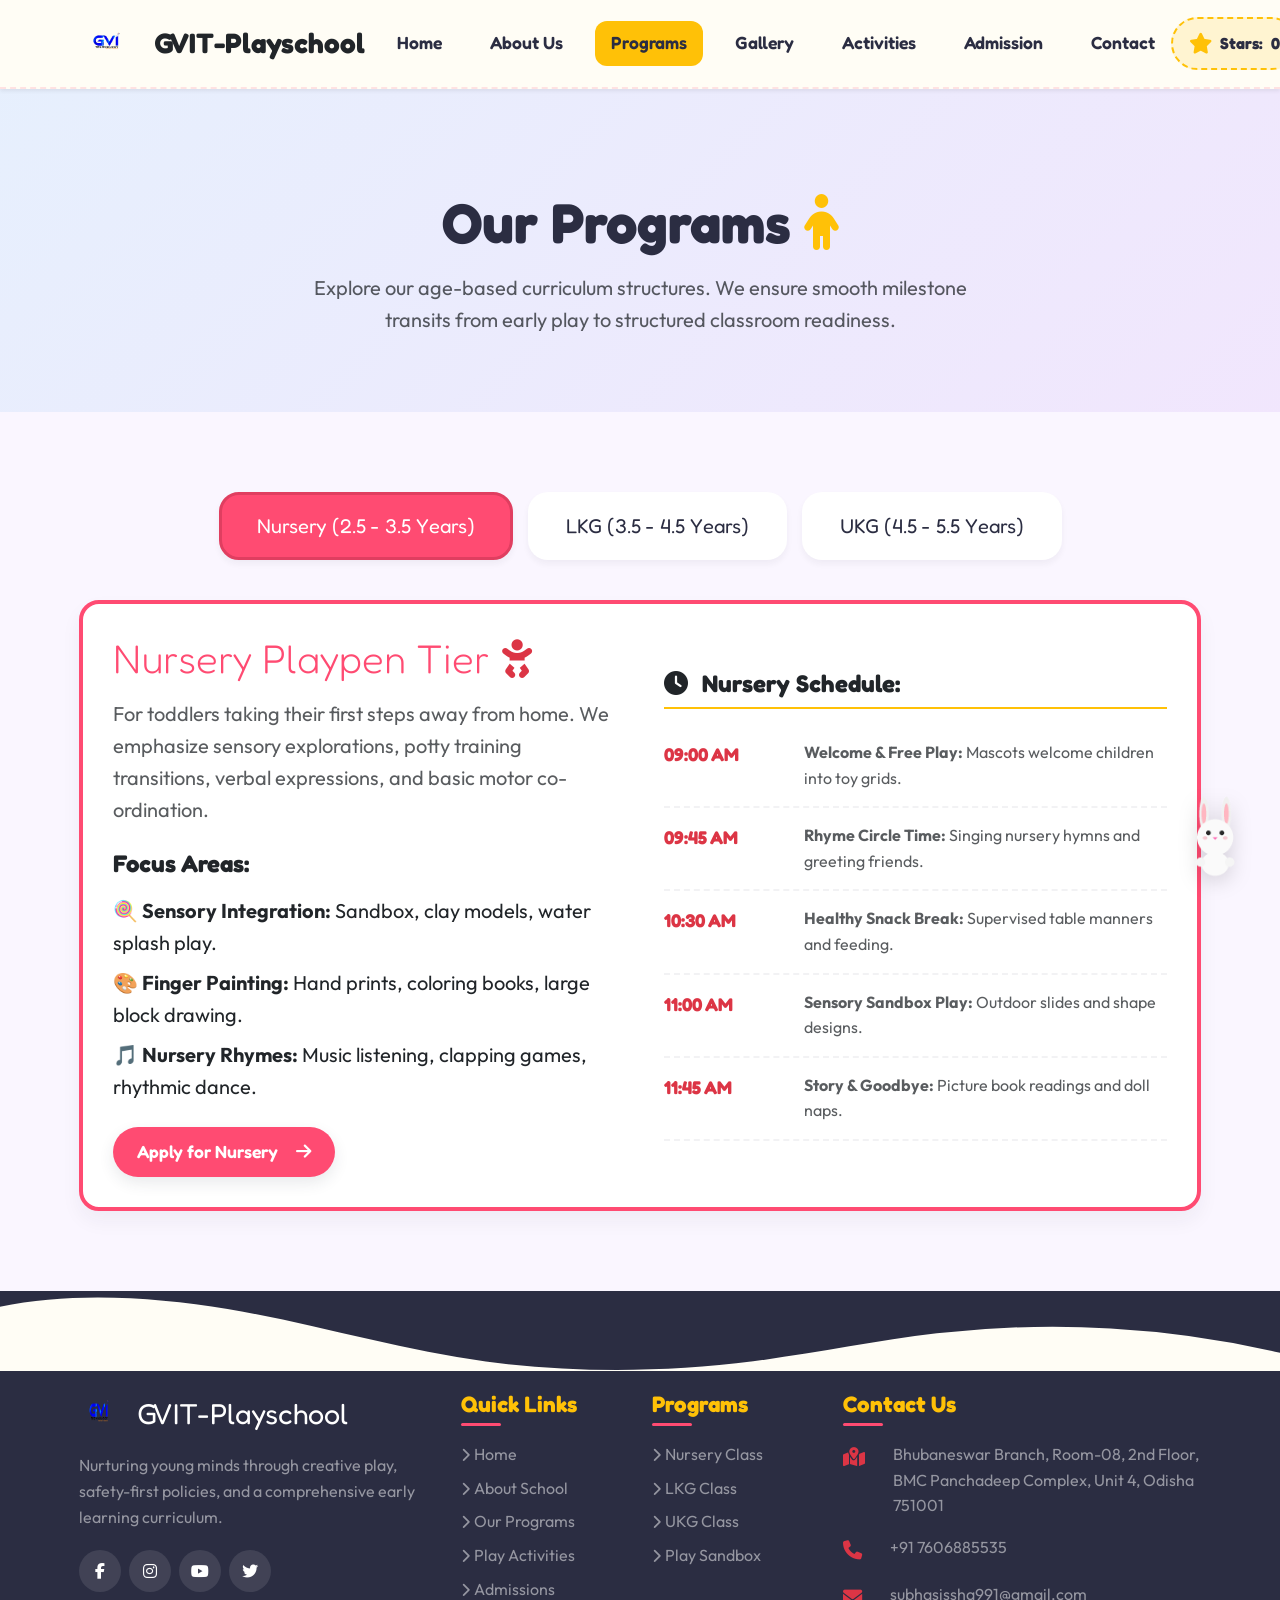
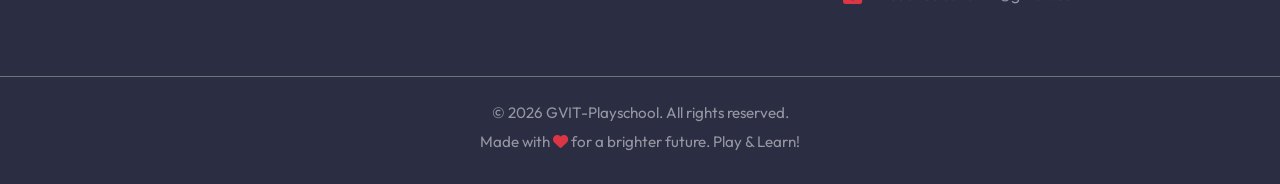
<file: programs.html>
<!-- GVIT-Playschool Programs: Nursery, LKG, and UKG. -->

<!DOCTYPE html>
<html lang="en">
<head>
  <meta charset="UTF-8">
  <meta name="viewport" content="width=device-width, initial-scale=1.0">
  <title>Our Programs - GVIT-Playschool</title>
  <meta name="description" content="Explore our Nursery, LKG, and UKG programs. Learn about early literacy, numbers, sensory plays, and our interactive curriculum for different age groups.">
  <link rel="icon" href="assets/images/icons/gvi.png" type="image/png">
  <script>
    (function() {
      const savedTheme = localStorage.getItem("theme") || "light";
      document.documentElement.setAttribute("data-theme", savedTheme);
    })();
  </script>
  
  <link href="https://cdn.jsdelivr.net/npm/bootstrap@5.3.3/dist/css/bootstrap.min.css" rel="stylesheet">
  <link rel="stylesheet" href="https://cdnjs.cloudflare.com/ajax/libs/font-awesome/6.4.0/css/all.min.css">
  <link rel="stylesheet" href="https://fonts.googleapis.com/icon?family=Material+Icons">
  
  <link rel="stylesheet" href="assets/css/style.css">
  <link rel="stylesheet" href="assets/css/navbar.css">
  <link rel="stylesheet" href="assets/css/footer.css">
  <link rel="stylesheet" href="assets/css/animations.css">
  <link rel="stylesheet" href="assets/css/responsive.css">
</head>
<body class="theme-programs">

  <!-- Sticky Top Navigation Bar -->
  <nav class="navbar navbar-expand-xl sticky-top shadow-sm py-3" style="background-color: rgba(255, 253, 245, 0.95); backdrop-filter: blur(12px); -webkit-backdrop-filter: blur(12px); border-bottom: 2px dashed rgba(255, 75, 114, 0.15);">
    <div class="container">
      <a class="logo navbar-brand d-flex align-items-center text-dark fw-bold fs-3" href="index.html">
        <div class="logo-icon-wrapper me-2">
          <img src="assets/images/icons/gvi.png" alt="GVIT Logo" width="60" height="60">
        </div>
        <span>GVIT-Playschool</span>
      </a>
      
      <div class="d-flex align-items-center order-xl-last gap-2">
        <div class="rewards-nav-badge" data-bs-toggle="modal" data-bs-target="#achievementsModal" id="rewards-badge">
          <span class="star-icon text-warning"><i class="fa-solid fa-star"></i></span>
          <span class="text-label">Stars:</span>
          <span id="star-count">10</span>
        </div>
        <button id="theme-toggle" class="btn-theme-toggle" aria-label="Toggle Theme" onclick="playSynthSound('click')">
          <i class="fa-solid fa-moon"></i>
        </button>
        
        <button class="navbar-toggler border-0" type="button" data-bs-toggle="collapse" data-bs-target="#navbarContent" aria-controls="navbarContent" aria-expanded="false" aria-label="Toggle navigation">
          <span class="toggler-line"></span>
          <span class="toggler-line"></span>
          <span class="toggler-line"></span>
        </button>
      </div>
      
      <div class="collapse navbar-collapse" id="navbarContent">
        <ul class="nav-menu navbar-nav mx-auto mb-2 mb-xl-0 gap-2 gap-xl-3 mt-3 mt-xl-0">
          <li class="nav-item" data-page="index"><a href="index.html">Home</a></li>
          <li class="nav-item" data-page="about"><a href="about.html">About Us</a></li>
          <li class="nav-item active" data-page="programs"><a href="programs.html">Programs</a></li>
          <li class="nav-item" data-page="gallery"><a href="gallery.html">Gallery</a></li>
          <li class="nav-item" data-page="activities"><a href="activities.html">Activities</a></li>
          <li class="nav-item" data-page="admission"><a href="admission.html">Admission</a></li>
          <li class="nav-item" data-page="contact"><a href="contact.html">Contact</a></li>
        </ul>
      </div>
    </div>
  </nav>

  <!-- Header Banner -->
  <section class="section page-hero" style="background: linear-gradient(135deg, rgba(0,162,232,0.08), rgba(138,43,226,0.08));">
    <div class="container text-center">
      <h1 class="display-4 fw-bold mb-3">Our Programs <i class="fa-solid fa-child text-warning"></i></h1>
      <p class="fs-5 text-muted max-width-700 mx-auto">
        Explore our age-based curriculum structures. We ensure smooth milestone transits from early play to structured classroom readiness.
      </p>
    </div>
  </section>

  <!-- Programs Tab Panels -->
  <section class="section">
    <div class="container">
      
      <!-- Tab Controls -->
      <div class="program-tabs-container flex-wrap">
        <button class="program-tab-btn tab-nursery active" onclick="switchProgramTab('nursery')">Nursery (2.5 - 3.5 Years)</button>
        <button class="program-tab-btn tab-lkg" onclick="switchProgramTab('lkg')">LKG (3.5 - 4.5 Years)</button>
        <button class="program-tab-btn tab-ukg" onclick="switchProgramTab('ukg')">UKG (4.5 - 5.5 Years)</button>
      </div>

      <!-- Tab Content Panels -->
      
      <!-- Nursery Panel -->
      <div class="program-panel active" id="panel-nursery">
        <div class="card border-coral">
          <div class="row g-3 g-md-5 align-items-center">
            <!-- Left Info -->
            <div class="col-lg-6 col-12">
              <h2 class="display-6 color-coral mb-3">Nursery Playpen Tier <i class="fa-solid fa-baby text-danger"></i></h2>
              <p class="fs-5 text-muted mb-4">
                For toddlers taking their first steps away from home. We emphasize sensory explorations, potty training transitions, verbal expressions, and basic motor co-ordination.
              </p>
              <h3 class="h4 mb-3 fw-bold">Focus Areas:</h3>
              <ul class="list-unstyled mb-4">
                <li class="mb-2 fs-5">🍭 <strong>Sensory Integration:</strong> Sandbox, clay models, water splash play.</li>
                <li class="mb-2 fs-5">🎨 <strong>Finger Painting:</strong> Hand prints, coloring books, large block drawing.</li>
                <li class="mb-2 fs-5">🎵 <strong>Nursery Rhymes:</strong> Music listening, clapping games, rhythmic dance.</li>
              </ul>
              <a href="admission.html" class="btn btn-coral px-4">Apply for Nursery <i class="fa-solid fa-arrow-right ms-2"></i></a>
            </div>
            <!-- Right Schedule -->
            <div class="col-lg-6 col-12">
              <h3 class="h4 fw-bold mb-3 border-bottom border-2 border-warning pb-2"><i class="fa-solid fa-clock me-2"></i> Nursery Schedule:</h3>
              <div class="schedule-item">
                <div class="schedule-time text-danger">09:00 AM</div>
                <div class="text-muted"><strong>Welcome & Free Play:</strong> Mascots welcome children into toy grids.</div>
              </div>
              <div class="schedule-item">
                <div class="schedule-time text-danger">09:45 AM</div>
                <div class="text-muted"><strong>Rhyme Circle Time:</strong> Singing nursery hymns and greeting friends.</div>
              </div>
              <div class="schedule-item">
                <div class="schedule-time text-danger">10:30 AM</div>
                <div class="text-muted"><strong>Healthy Snack Break:</strong> Supervised table manners and feeding.</div>
              </div>
              <div class="schedule-item">
                <div class="schedule-time text-danger">11:00 AM</div>
                <div class="text-muted"><strong>Sensory Sandbox Play:</strong> Outdoor slides and shape designs.</div>
              </div>
              <div class="schedule-item">
                <div class="schedule-time text-danger">11:45 AM</div>
                <div class="text-muted"><strong>Story & Goodbye:</strong> Picture book readings and doll naps.</div>
              </div>
            </div>
          </div>
        </div>
      </div>

      <!-- LKG Panel -->
      <div class="program-panel" id="panel-lkg">
        <div class="card border-sky">
          <div class="row g-3 g-md-5 align-items-center">
            <!-- Left Info -->
            <div class="col-lg-6 col-12">
              <h2 class="display-6 color-sky mb-3">LKG Explorer Tier <i class="fa-solid fa-compass text-primary"></i></h2>
              <p class="fs-5 text-muted mb-4">
                For children learning to socialize, count, and structure their thoughts. We introduce writing lines, basic spelling, arithmetic (1-20), and cognitive block matching.
              </p>
              <h3 class="h4 mb-3 fw-bold">Focus Areas:</h3>
              <ul class="list-unstyled mb-4">
                <li class="mb-2 fs-5">🅰️ <strong>Letters & Sounds:</strong> Phonics sounds, writing shapes, identifying letters.</li>
                <li class="mb-2 fs-5">🔢 <strong>Early Math:</strong> Number drawings, puzzle matchings, size orders.</li>
                <li class="mb-2 fs-5">🤝 <strong>Socialization:</strong> Story rotations, toy sharing, peer greetings.</li>
              </ul>
              <a href="admission.html" class="btn btn-sky px-4">Apply for LKG <i class="fa-solid fa-arrow-right ms-2"></i></a>
            </div>
            <!-- Right Schedule -->
            <div class="col-lg-6 col-12">
              <h3 class="h4 fw-bold mb-3 border-bottom border-2 border-warning pb-2"><i class="fa-solid fa-clock me-2"></i> LKG Daily Schedule:</h3>
              <div class="schedule-item">
                <div class="schedule-time text-primary">09:00 AM</div>
                <div class="text-muted"><strong>Welcome & Table Tasks:</strong> Puzzle boards and writing tracing.</div>
              </div>
              <div class="schedule-item">
                <div class="schedule-time text-primary">09:45 AM</div>
                <div class="text-muted"><strong>Phonics & Reading:</strong> Loud vowel pronunciations and letter flashcards.</div>
              </div>
              <div class="schedule-item">
                <div class="schedule-time text-primary">10:30 AM</div>
                <div class="text-muted"><strong>Recess & Lunch:</strong> Fun playground swing plays.</div>
              </div>
              <div class="schedule-item">
                <div class="schedule-time text-primary">11:00 AM</div>
                <div class="text-muted"><strong>Math & Colors:</strong> Count blocks and draw shapes.</div>
              </div>
              <div class="schedule-item">
                <div class="schedule-time text-primary">11:45 AM</div>
                <div class="text-muted"><strong>Creative Art & Handcrafts:</strong> Clay crafts and color papers cutting.</div>
              </div>
            </div>
          </div>
        </div>
      </div>

      <!-- UKG Panel -->
      <div class="program-panel" id="panel-ukg">
        <div class="card border-purple">
          <div class="row g-3 g-md-5 align-items-center">
            <!-- Left Info -->
            <div class="col-lg-6 col-12">
              <h2 class="display-6 color-purple mb-3">UKG Graduate Tier <i class="fa-solid fa-user-graduate text-success"></i></h2>
              <p class="fs-5 text-muted mb-4">
                Prepares children for standard elementary schools. We master reading basic sentences, solving addition/subtraction, writing words, and handling independent projects.
              </p>
              <h3 class="h4 mb-3 fw-bold">Focus Areas:</h3>
              <ul class="list-unstyled mb-4">
                <li class="mb-2 fs-5">📖 <strong>Active Reading:</strong> Sight words, reading stories, spelling.</li>
                <li class="mb-2 fs-5">➕ <strong>Elementary Math:</strong> Adding objects, subtractions, counting (1-100).</li>
                <li class="mb-2 fs-5">💡 <strong>General Science:</strong> Seasons, animals, plants, health hygiene.</li>
              </ul>
              <a href="admission.html" class="btn btn-sky px-4" style="background-color: #8A2BE2 !important;">Apply for UKG <i class="fa-solid fa-arrow-right ms-2"></i></a>
            </div>
            <!-- Right Schedule -->
            <div class="col-lg-6 col-12">
              <h3 class="h4 fw-bold mb-3 border-bottom border-2 border-warning pb-2"><i class="fa-solid fa-clock me-2"></i> UKG Daily Schedule:</h3>
              <div class="schedule-item">
                <div class="schedule-time color-purple">09:00 AM</div>
                <div class="text-muted"><strong>Morning Assembly & Speech:</strong> Student greetings and daily calendar updates.</div>
              </div>
              <div class="schedule-item">
                <div class="schedule-time color-purple">09:45 AM</div>
                <div class="text-muted"><strong>Grammar & Reading:</strong> Writing simple logs and reading story booklets.</div>
              </div>
              <div class="schedule-item">
                <div class="schedule-time color-purple">10:30 AM</div>
                <div class="text-muted"><strong>Play Recess:</strong> Cooperative physical active sports.</div>
              </div>
              <div class="schedule-item">
                <div class="schedule-time color-purple">11:00 AM</div>
                <div class="text-muted"><strong>Math & Science Labs:</strong> Solving additions, planting seeds.</div>
              </div>
              <div class="schedule-item">
                <div class="schedule-time color-purple">11:45 AM</div>
                <div class="text-muted"><strong>Computer & Interactive Audio:</strong> Fun digital drawings and quizzes.</div>
              </div>
            </div>
          </div>
        </div>
      </div>

    </div>
  </section>

  <!-- Interactive script for tabs switching -->
  <script>
    function switchProgramTab(programKey) {
      const btns = document.querySelectorAll(".program-tab-btn");
      btns.forEach(btn => {
        if (btn.classList.contains(`tab-${programKey}`)) {
          btn.classList.add("active");
        } else {
          btn.classList.remove("active");
        }
      });
      
      const panels = document.querySelectorAll(".program-panel");
      panels.forEach(panel => {
        if (panel.id === `panel-${programKey}`) {
          panel.classList.add("active");
        } else {
          panel.classList.remove("active");
        }
      });

      if (typeof playSynthSound === "function") {
        playSynthSound('click');
      }
    }

    document.addEventListener("DOMContentLoaded", () => {
      const hash = window.location.hash;
      if (hash) {
        const cleanHash = hash.replace("#", "");
        if (["nursery", "lkg", "ukg"].includes(cleanHash)) {
          switchProgramTab(cleanHash);
          const tabsContainer = document.querySelector(".program-tabs-container");
          if (tabsContainer) {
            tabsContainer.scrollIntoView({ behavior: "smooth" });
          }
        }
      }
    });
  </script>

  <!-- Footer Section -->
  <footer class="footer">
    <div class="footer-wave">
      <svg data-name="Layer 1" xmlns="http://www.w3.org/2000/svg" viewBox="0 0 1200 120" preserveAspectRatio="none">
        <path d="M321.39,56.44c58-10.79,114.16-30.13,172-41.86,82.39-16.72,168.19-17.73,250.45-.39C823.78,31,906.67,72,985.66,92.83c70.05,18.48,146.53,26.09,214.34,3V0H0V27.35A600.21,600.21,0,0,0,321.39,56.44Z" class="shape-fill"></path>
      </svg>
    </div>
    
    <div class="container">
      <div class="row g-4 mb-5 text-start">
        <div class="col-lg-4 col-md-6 footer-about">
          <div class="footer-logo d-flex align-items-center mb-3">
            <img src="assets/images/icons/gvi.png" alt="GVIT Logo" class="me-2" width="40" height="40">
            <span>GVIT-Playschool</span>
          </div>
          <p class="text-white-50">Nurturing young minds through creative play, safety-first policies, and a comprehensive early learning curriculum.</p>
          <div class="social-links d-flex gap-2 mt-3">
            <a href="#" class="social-btn" title="Facebook"><i class="fa-brands fa-facebook-f"></i></a>
            <a href="#" class="social-btn" title="Instagram"><i class="fa-brands fa-instagram"></i></a>
            <a href="#" class="social-btn" title="YouTube"><i class="fa-brands fa-youtube"></i></a>
            <a href="#" class="social-btn" title="Twitter"><i class="fa-brands fa-twitter"></i></a>
          </div>
        </div>
        
        <div class="col-lg-2 col-md-6 footer-col">
          <h3 class="h5 fw-bold mb-4">Quick Links</h3>
          <ul class="footer-links list-unstyled">
            <li class="mb-2"><a href="index.html" class="text-white-50 text-decoration-none"><i class="fa-solid fa-chevron-right me-1 small"></i>Home</a></li>
            <li class="mb-2"><a href="about.html" class="text-white-50 text-decoration-none"><i class="fa-solid fa-chevron-right me-1 small"></i>About School</a></li>
            <li class="mb-2"><a href="programs.html" class="text-white-50 text-decoration-none"><i class="fa-solid fa-chevron-right me-1 small"></i>Our Programs</a></li>
            <li class="mb-2"><a href="activities.html" class="text-white-50 text-decoration-none"><i class="fa-solid fa-chevron-right me-1 small"></i>Play Activities</a></li>
            <li class="mb-2"><a href="admission.html" class="text-white-50 text-decoration-none"><i class="fa-solid fa-chevron-right me-1 small"></i>Admissions</a></li>
          </ul>
        </div>
        
        <div class="col-lg-2 col-md-6 footer-col">
          <h3 class="h5 fw-bold mb-4">Programs</h3>
          <ul class="footer-links list-unstyled">
            <li class="mb-2"><a href="programs.html#nursery" class="text-white-50 text-decoration-none"><i class="fa-solid fa-chevron-right me-1 small"></i>Nursery Class</a></li>
            <li class="mb-2"><a href="programs.html#lkg" class="text-white-50 text-decoration-none"><i class="fa-solid fa-chevron-right me-1 small"></i>LKG Class</a></li>
            <li class="mb-2"><a href="programs.html#ukg" class="text-white-50 text-decoration-none"><i class="fa-solid fa-chevron-right me-1 small"></i>UKG Class</a></li>
            <li class="mb-2"><a href="activities.html" class="text-white-50 text-decoration-none"><i class="fa-solid fa-chevron-right me-1 small"></i>Play Sandbox</a></li>
          </ul>
        </div>
        
        <div class="col-lg-4 col-md-6 footer-col">
          <h3 class="h5 fw-bold mb-4">Contact Us</h3>
          <div class="footer-contact-item d-flex align-items-start mb-3">
            <span class="icon me-3"><i class="fa-solid fa-map-location-dot text-danger"></i></span>
            <p class="text-white-50 m-0">Bhubaneswar Branch, Room-08, 2nd Floor, BMC Panchadeep Complex, Unit 4, Odisha 751001</p>
          </div>
          <div class="footer-contact-item d-flex align-items-start mb-3">
            <span class="icon me-3"><i class="fa-solid fa-phone text-danger"></i></span>
            <p class="text-white-50 m-0">+91 7606885535</p>
          </div>
          <div class="footer-contact-item d-flex align-items-start mb-3">
            <span class="icon me-3"><i class="fa-solid fa-envelope text-danger"></i></span>
            <p class="text-white-50 m-0">subhasissha991@gmail.com</p>
          </div>
        </div>
      </div>
    </div>
    
    <div class="footer-bottom text-center pt-4 border-top border-secondary">
      <div class="container text-white-50">
        <p class="mb-1">&copy; 2026 GVIT-Playschool. All rights reserved.</p>
        <p class="mb-0">Made with <i class="fa-solid fa-heart text-danger"></i> for a brighter future. Play & Learn!</p>
      </div>
    </div>
  </footer>

  <!-- Floating Mascot Widget -->
  <div class="mascot-widget d-none d-sm-flex flex-column align-items-end" style="position: fixed; bottom: 20px; right: 20px; z-index: 1000; pointer-events: none;">
    <div class="mascot-speech-bubble" style="background: #FFFFFF; border: 3px solid #FF4B72; border-radius: 20px; padding: 12px 20px; margin-bottom: 10px; max-width: 240px; box-shadow: 0 10px 25px rgba(0,0,0,0.1); position: relative; pointer-events: auto;">
      <p class="m-0 small fw-bold text-dark">Hi! I'm Barnaby the Bunny! Click the star badge above to see achievements! 🐰</p>
      <div style="position: absolute; bottom: -12px; right: 35px; border-width: 12px 12px 0 0; border-style: solid; border-color: #FF4B72 transparent; width: 0; height: 0;"></div>
      <div style="position: absolute; bottom: -7px; right: 36px; border-width: 9px 9px 0 0; border-style: solid; border-color: #FFFFFF transparent; width: 0; height: 0; z-index: 1;"></div>
    </div>
    <div class="mascot-interactive mascot-bounce-idle" onclick="playSynthSound('click')" style="width: 90px; height: 90px; cursor: pointer; filter: drop-shadow(0 6px 10px rgba(0,0,0,0.15)); pointer-events: auto;">
      <img src="assets/images/mascots/rabbit.png" alt="Mascot Barnaby" style="width: 100%; height: 100%; object-fit: contain;">
    </div>
  </div>

  <!-- Floating Back-to-Top Button -->
  <button id="back-to-top" class="btn-back-to-top" aria-label="Back to Top" onclick="playSynthSound('click')">
    <i class="fa-solid fa-arrow-up"></i>
  </button>

  <!-- Scoreboard Modal -->
  <div class="modal fade" id="achievementsModal" tabindex="-1" aria-labelledby="achievementsModalLabel" aria-hidden="true" style="z-index: 2000;">
    <div class="modal-dialog modal-dialog-centered">
      <div class="modal-content rounded-4 border-5" style="border-color: #FFC107; background-color: #FFFDF5;">
        <div class="modal-header border-0 pb-0 justify-content-end">
          <button type="button" class="btn-close" data-bs-dismiss="modal" aria-label="Close" style="font-size: 1.2rem;"></button>
        </div>
        <div class="modal-body text-center pt-0 px-4 pb-4">
          <h3 class="modal-title fw-bold text-warning mb-2" id="achievementsModalLabel" style="font-family: 'Fredoka', sans-serif;">🌟 My Scoreboard 🌟</h3>
          <p class="text-muted small mb-4">See how many stars you have earned!</p>
          <div class="scorecard-container my-4 p-4 rounded-4 text-start" style="background-color: #FFFFFF; border: 3px dashed #FFC107;">
            <div class="d-flex justify-content-between align-items-center mb-3">
              <span class="fw-bold text-dark" style="font-size: 1.1rem; font-family: 'Fredoka', sans-serif;">🧼 Bubble Pop Stars:</span>
              <span id="achieve-bubble-stars" class="badge text-white fs-5 px-3 py-2 rounded-pill" style="background-color: #FF4B72;">0</span>
            </div>
            <div class="d-flex justify-content-between align-items-center">
              <span class="fw-bold text-dark" style="font-size: 1.1rem; font-family: 'Fredoka', sans-serif;">🎨 Painting Stars:</span>
              <span id="achieve-paint-stars" class="badge text-white fs-5 px-3 py-2 rounded-pill" style="background-color: #00A2E8;">0</span>
            </div>
          </div>
          <button type="button" class="btn btn-outline-danger btn-sm rounded-pill px-4 mt-2 fw-bold shadow-sm" onclick="resetStars()"><i class="fa-solid fa-rotate-left me-1"></i> Reset Star Points</button>
        </div>
      </div>
    </div>
  </div>

  <script src="https://cdn.jsdelivr.net/npm/bootstrap@5.3.3/dist/js/bootstrap.bundle.min.js"></script>
  <script src="assets/js/main.js"></script>
</body>
</html>
</file>
<file: assets/css/style.css>
/**
 * @file style.css
 * @description Core styles, typography, scrollbars, generic layouts, buttons, and card modules.
 */

@import url('https://fonts.googleapis.com/css2?family=Fredoka:wght@300..700&family=Outfit:wght@100..900&display=swap');

* {
  box-sizing: border-box;
  margin: 0;
  padding: 0;
}

html, body {
  font-family: 'Outfit', sans-serif;
  background-color: #FFFDF5;
  color: #2B2D42;
  line-height: 1.6;
  overflow-x: hidden;
  font-size: 16px;
}

h1, h2, h3, h4, h5, h6 {
  font-family: 'Fredoka', sans-serif;
  font-weight: 700;
  color: #2B2D42;
  line-height: 1.25;
}

a {
  text-decoration: none;
  color: inherit;
  transition: all 0.2s ease;
}

img, video {
  max-width: 100%;
  height: auto;
  display: block;
}

button, input, select, textarea {
  font-family: inherit;
  font-size: inherit;
}

/* Custom Kid-Themed Scrollbar */
::-webkit-scrollbar {
  width: 12px;
}
::-webkit-scrollbar-track {
  background: #FFFDF5;
}
::-webkit-scrollbar-thumb {
  background: linear-gradient(#FF4B72, #00A2E8, #FFC107);
  border-radius: 50px;
  border: 3px solid #FFFDF5;
}

.container {
  width: 90%;
  max-width: 1200px;
  margin: 0 auto;
  padding: 0 15px;
}

.section {
  padding: 80px 0;
  position: relative;
}

.section-title {
  text-align: center;
  margin-bottom: 50px;
  font-size: 2.5rem;
}

.section-title span {
  display: block;
  font-size: 1.2rem;
  color: #FF4B72;
  text-transform: uppercase;
  letter-spacing: 2px;
  margin-bottom: 10px;
  font-weight: 600;
  font-family: 'Outfit', sans-serif;
}

/* Bright Kid-Friendly Colors & Utility Classes */
.color-coral { color: #FF4B72 !important; }
.color-sky { color: #00A2E8 !important; }
.color-yellow { color: #FFC107 !important; }
.color-purple { color: #8A2BE2 !important; }
.color-mint { color: #20C997 !important; }

.bg-coral { background-color: #FF4B72 !important; }
.bg-sky { background-color: #00A2E8 !important; }
.bg-yellow { background-color: #FFC107 !important; }
.bg-purple { background-color: #8A2BE2 !important; }
.bg-mint { background-color: #20C997 !important; }

/* Dynamic Buttons */
.btn {
  display: inline-flex;
  align-items: center;
  justify-content: center;
  padding: 12px 28px;
  border-radius: 50px;
  font-family: 'Fredoka', sans-serif;
  font-weight: 600;
  font-size: 1.1rem;
  border: none;
  cursor: pointer;
  box-shadow: 0 6px 15px rgba(43, 45, 66, 0.1);
  transition: all 0.3s ease;
  gap: 10px;
}

.btn:active {
  box-shadow: 0 3px 6px rgba(43, 45, 66, 0.1);
}

.btn-coral {
  background-color: #FF4B72;
  color: #FFFFFF;
}
.btn-coral:hover {
  background-color: #E03E60;
  box-shadow: 0 8px 20px rgba(255, 75, 114, 0.3);
}

.btn-sky {
  background-color: #00A2E8;
  color: #FFFFFF;
}
.btn-sky:hover {
  background-color: #0088C2;
  box-shadow: 0 8px 20px rgba(0, 162, 232, 0.3);
}

.btn-yellow {
  background-color: #FFC107;
  color: #2B2D42;
}
.btn-yellow:hover {
  background-color: #E0A800;
  box-shadow: 0 8px 20px rgba(255, 193, 7, 0.3);
}

.btn-outline {
  background-color: transparent;
  border: 3px dashed #FF4B72;
  color: #FF4B72;
  box-shadow: none;
}
.btn-outline:hover {
  background-color: #FF4B72;
  color: #FFFFFF;
  border-style: solid;
}

/* Playschool Content Cards */
.card {
  background-color: #FFFFFF;
  border-radius: 20px;
  padding: 30px;
  box-shadow: 0 10px 20px rgba(43, 45, 66, 0.05);
  transition: border-color 0.3s ease, box-shadow 0.3s ease;
  border: 4px solid transparent;
}

.card:hover {
  box-shadow: 0 15px 30px rgba(43, 45, 66, 0.12);
  border-color: #FFC107;
}

.card-glass {
  background: rgba(255, 255, 255, 0.8);
  backdrop-filter: blur(12px);
  -webkit-backdrop-filter: blur(12px);
  border: 1px solid rgba(255, 255, 255, 0.4);
}

.border-coral { border-color: #FF4B72; }
.border-sky { border-color: #00A2E8; }
.border-yellow { border-color: #FFC107; }
.border-purple { border-color: #8A2BE2; }

/* SVG Wave Fill Elements */
.wave-top {
  position: absolute;
  top: 0;
  left: 0;
  width: 100%;
  overflow: hidden;
  line-height: 0;
}

.wave-top svg {
  position: relative;
  display: block;
  width: calc(100% + 1.3px);
  height: 80px;
}

.wave-bottom {
  position: absolute;
  bottom: 0;
  left: 0;
  width: 100%;
  overflow: hidden;
  line-height: 0;
}

.wave-bottom svg {
  position: relative;
  display: block;
  width: calc(100% + 1.3px);
  height: 80px;
}

/* Badge Styles */
.badge {
  display: inline-block;
  padding: 6px 16px;
  border-radius: 50px;
  font-weight: 600;
  font-size: 0.85rem;
  text-transform: uppercase;
  color: #FFFFFF;
}
.badge-coral { background-color: #FF4B72; }
.badge-sky { background-color: #00A2E8; }
.badge-yellow { background-color: #FFC107; color: #2B2D42; }
.badge-mint { background-color: #20C997; }
.badge-purple { background-color: #8A2BE2; }

#confetti-container {
  position: fixed;
  top: 0;
  left: 0;
  width: 100%;
  height: 100%;
  pointer-events: none;
  z-index: 9999;
  overflow: hidden;
}

/* ==========================================================================
   Mascot Widget Styles (Floating bottom-right)
   ========================================================================== */
.mascot-widget {
  position: fixed;
  bottom: 20px;
  right: 20px;
  z-index: 1000;
  display: flex;
  flex-direction: column;
  align-items: flex-end;
  pointer-events: none;
}

.mascot-speech-bubble, .mascot-interactive, .mascot-selector-popover, .mascot-toggle-selector {
  pointer-events: auto;
}

.mascot-widget:hover .mascot-speech-bubble {
  opacity: 1 !important;
  visibility: visible !important;
  transform: translateY(0) !important;
}

.mascot-speech-bubble {
  background: #FFFFFF;
  border: 3px solid #FF4B72;
  border-radius: 20px;
  padding: 12px 20px;
  margin-bottom: 15px;
  max-width: 250px;
  opacity: 0;
  visibility: hidden;
  transform: translateY(10px);
  transition: all 0.3s ease;
  box-shadow: 0 10px 25px rgba(0,0,0,0.1);
  position: relative;
}

.mascot-speech-bubble::after {
  content: '';
  position: absolute;
  bottom: -15px;
  right: 35px;
  border-width: 15px 15px 0 0;
  border-style: solid;
  border-color: #FF4B72 transparent;
  display: block;
  width: 0;
}

.mascot-speech-bubble::before {
  content: '';
  position: absolute;
  bottom: -10px;
  right: 36px;
  border-width: 12px 12px 0 0;
  border-style: solid;
  border-color: #FFFFFF transparent;
  display: block;
  width: 0;
  z-index: 1;
}

.mascot-speech-bubble p {
  margin: 0;
  font-size: 0.95rem;
  font-weight: 600;
  color: #2B2D42;
  padding-right: 15px;
}

.mascot-close-speech {
  position: absolute;
  top: 5px;
  right: 8px;
  background: none;
  border: none;
  font-size: 1.2rem;
  cursor: pointer;
  color: #6C757D;
  line-height: 1;
}

.mascot-interactive {
  width: 100px;
  height: 100px;
  cursor: pointer;
  filter: drop-shadow(0 6px 10px rgba(0,0,0,0.15));
}

.mascot-interactive img {
  width: 100%;
  height: 100%;
  object-fit: contain;
}

.mascot-toggle-selector {
  width: 40px;
  height: 40px;
  border-radius: 50%;
  background-color: #FFC107;
  color: #2B2D42;
  border: none;
  font-size: 1.2rem;
  display: flex;
  align-items: center;
  justify-content: center;
  cursor: pointer;
  box-shadow: 0 4px 10px rgba(0,0,0,0.15);
  margin-top: 10px;
  transition: all 0.2s ease;
}

.mascot-toggle-selector:hover {
  transform: scale(1.1);
  background-color: #E0A800;
}

.mascot-selector-popover {
  background: #FFFFFF;
  border: 3px solid #00A2E8;
  border-radius: 20px;
  padding: 15px;
  box-shadow: 0 10px 25px rgba(0,0,0,0.15);
  margin-bottom: 10px;
  width: 220px;
}

.mascot-selector-popover h4 {
  margin-top: 0;
  margin-bottom: 12px;
  font-size: 1rem;
  color: #2B2D42;
  font-family: 'Fredoka', sans-serif;
  border-bottom: 2px dashed rgba(0, 162, 232, 0.2);
  padding-bottom: 6px;
}

.mascot-options {
  display: flex;
  justify-content: space-between;
  gap: 10px;
}

.mascot-opt {
  display: flex;
  flex-direction: column;
  align-items: center;
  cursor: pointer;
  padding: 5px;
  border-radius: 10px;
  transition: all 0.2s ease;
  flex: 1;
}

.mascot-opt:hover {
  background-color: rgba(0, 162, 232, 0.05);
}

.mascot-opt.active {
  background-color: rgba(0, 162, 232, 0.1);
  border: 2px solid #00A2E8;
}

.mascot-opt img {
  width: 40px;
  height: 40px;
  object-fit: contain;
  margin-bottom: 5px;
}

.mascot-opt span {
  font-size: 0.75rem;
  font-weight: 700;
  color: #2B2D42;
}

/* ==========================================================================
   Rewards Modal Styles (Fullscreen Overlay)
   ========================================================================== */
.rewards-modal-overlay {
  position: fixed;
  top: 0;
  left: 0;
  width: 100%;
  height: 100%;
  background: rgba(43, 45, 66, 0.7);
  backdrop-filter: blur(8px);
  z-index: 1100;
  display: flex;
  align-items: center;
  justify-content: center;
  padding: 20px;
}

.rewards-modal-card {
  background: #FFFFFF;
  border-radius: 32px;
  width: 100%;
  max-width: 600px;
  padding: 40px 30px 30px;
  position: relative;
  box-shadow: 0 20px 45px rgba(0,0,0,0.2);
  border: 5px solid #FFC107;
  text-align: center;
  max-height: 90vh;
  overflow-y: auto;
}

.rewards-close-btn {
  position: absolute;
  top: 15px;
  right: 20px;
  background: none;
  border: none;
  font-size: 2.2rem;
  font-weight: 700;
  color: #6C757D;
  cursor: pointer;
  line-height: 1;
  transition: all 0.2s ease;
}

.rewards-close-btn:hover {
  color: #FF4B72;
}

.rewards-title {
  color: #FFC107;
  font-size: 1.8rem;
  margin-bottom: 8px;
}

.rewards-subtitle {
  color: #6C757D;
  font-size: 0.95rem;
  margin-bottom: 25px;
}

.rewards-star-display {
  display: flex;
  align-items: center;
  justify-content: center;
  gap: 10px;
  background-color: rgba(255, 193, 7, 0.1);
  padding: 12px 25px;
  border-radius: 50px;
  width: fit-content;
  margin: 0 auto 30px;
  border: 2px dashed #FFC107;
}

.rewards-star-display .big-star {
  font-size: 1.8rem;
}

.rewards-star-display .total-stars-val {
  font-size: 2rem;
  font-weight: 800;
  color: #2B2D42;
  font-family: 'Fredoka', sans-serif;
}

.rewards-star-display .stars-label {
  font-size: 1.1rem;
  font-weight: 600;
  color: #6C757D;
}

.badges-grid {
  display: grid;
  grid-template-columns: repeat(auto-fit, minmax(130px, 1fr));
  gap: 20px;
}

.badge-item {
  background: #FFFDF5;
  border: 3px dashed #E2E3E8;
  border-radius: 20px;
  padding: 15px 10px;
  transition: all 0.3s ease;
}

.badge-item.unlocked {
  border-color: #20C997;
  background: #FFFFFF;
  box-shadow: 0 6px 12px rgba(32, 201, 151, 0.1);
}

.badge-item.locked {
  opacity: 0.6;
}

.badge-item.locked .badge-icon {
  filter: grayscale(100%);
}

.badge-icon {
  font-size: 2.2rem;
  display: block;
  margin-bottom: 8px;
}

.badge-item h4 {
  font-size: 0.95rem;
  margin-bottom: 5px;
  color: #2B2D42;
}

.badge-item p {
  margin: 0;
  font-size: 0.75rem;
  color: #6C757D;
  line-height: 1.3;
}

/* ==========================================================================
   CONSOLIDATED PAGE-SPECIFIC STYLE MODULES (Moved from HTML inline style tags)
   ========================================================================== */

/* ABOUT SCHOOL PAGE - TIMELINE */
.about-timeline {
  position: relative;
  max-width: 800px;
  margin: 40px auto 0;
  padding: 20px 0;
}
.about-timeline::before {
  content: '';
  position: absolute;
  top: 0;
  bottom: 0;
  left: 50%;
  width: 6px;
  background: #FFC107;
  border-radius: 50px;
  transform: translateX(-50%);
}
.timeline-item {
  position: relative;
  width: 50%;
  padding: 20px 40px;
  box-sizing: border-box;
}
.timeline-item::before {
  content: '⭐';
  position: absolute;
  top: 25px;
  right: -15px;
  width: 30px;
  height: 30px;
  background: #FFFDF5;
  border: 3px solid #FF4B72;
  border-radius: 50%;
  display: flex;
  align-items: center;
  justify-content: center;
  z-index: 10;
  font-size: 0.95rem;
}
.timeline-item.left {
  left: 0;
  text-align: right;
}
.timeline-item.right {
  left: 50%;
  text-align: left;
}
.timeline-item.right::before {
  left: -15px;
}
.timeline-content {
  background: #FFFFFF;
  padding: 20px;
  border-radius: 20px;
  box-shadow: 0 10px 20px rgba(43,45,66,0.05);
  border: 3px dashed rgba(255,107,139,0.15);
  display: inline-block;
  text-align: left;
}
.timeline-year {
  font-family: 'Fredoka', sans-serif;
  color: #FF4B72;
  font-size: 1.5rem;
  font-weight: 700;
  margin-bottom: 5px;
}

/* CONTACT PAGE - CAMPUS BLOCKS */
.info-item-block {
  display: flex;
  align-items: flex-start;
  gap: 15px;
  margin-bottom: 25px;
}
.info-item-block .icon {
  font-size: 1.6rem;
  color: #FF4B72;
  background: rgba(255, 75, 114, 0.1);
  width: 50px;
  height: 50px;
  border-radius: 50%;
  display: flex;
  align-items: center;
  justify-content: center;
  flex-shrink: 0;
}
.info-item-block h4 {
  font-size: 1.15rem;
  margin-bottom: 5px;
  font-family: 'Fredoka', sans-serif;
}
.info-item-block p {
  color: #6C757D;
  font-size: 0.95rem;
}

/* PROGRAMS PAGE - TAB ACTIONS & PANELS */
.program-tabs-container {
  display: flex;
  justify-content: center;
  gap: 15px;
  margin-bottom: 40px;
}
.program-tab-btn {
  padding: 15px 35px;
  font-family: 'Fredoka', sans-serif;
  font-size: 1.25rem;
  border: 3px dashed transparent;
  background: #FFFFFF;
  color: #2B2D42;
  cursor: pointer;
  border-radius: 20px;
  transition: all 0.3s ease;
  box-shadow: 0 4px 6px rgba(43,45,66,0.05);
}
.program-tab-btn:hover {
  box-shadow: 0 10px 20px rgba(43,45,66,0.08);
  border-color: #FFC107;
}
.program-tab-btn.tab-nursery.active {
  background: #FF4B72;
  color: #FFFFFF;
  border-style: solid;
  border-color: #E03E60;
}
.program-tab-btn.tab-lkg.active {
  background: #00A2E8;
  color: #FFFFFF;
  border-style: solid;
  border-color: #0088C2;
}
.program-tab-btn.tab-ukg.active {
  background: #8A2BE2;
  color: #FFFFFF;
  border-style: solid;
  border-color: #721CC2;
}
.program-panel {
  display: none;
  animation: pop-in-anim 0.4s ease forwards;
}
.program-panel.active {
  display: block;
}
.schedule-item {
  display: flex;
  gap: 20px;
  padding: 15px 0;
  border-bottom: 2px dashed rgba(43,45,66,0.06);
}
.schedule-time {
  font-family: 'Fredoka', sans-serif;
  font-weight: 700;
  color: #FF4B72;
  min-width: 120px;
  font-size: 1.15rem;
}

/* GALLERY PAGE - FILTERS & LIGHTBOX MODAL */
.filter-btn-group {
  display: flex;
  justify-content: center;
  flex-wrap: wrap;
  gap: 12px;
  margin-bottom: 40px;
}
.gallery-filter-btn {
  padding: 10px 22px;
  font-family: 'Fredoka', sans-serif;
  font-weight: 600;
  border: 3px dashed #00A2E8;
  background: #FFFFFF;
  color: #00A2E8;
  cursor: pointer;
  border-radius: 50px;
  transition: all 0.3s ease;
}
.gallery-filter-btn:hover {
  box-shadow: 0 4px 6px rgba(43,45,66,0.05);
  border-color: #FFC107;
}
.gallery-filter-btn.active {
  background: #00A2E8;
  color: #FFFFFF;
  border-style: solid;
  border-color: #0088C2;
  box-shadow: 0 10px 20px rgba(43,45,66,0.08);
}

.gallery-item {
  cursor: pointer;
  transition: all 0.3s ease;
}
.gallery-item:hover .card {
  box-shadow: 0 15px 30px rgba(43,45,66,0.15) !important;
  border-color: #FFC107 !important;
}
.gallery-thumb-wrapper {
  position: relative;
  width: 100%;
  height: 220px;
  overflow: hidden;
  background: #F0F1F5;
}
.gallery-thumb-wrapper img {
  width: 100%;
  height: 100%;
  object-fit: cover;
  transition: transform 0.5s ease;
}

.video-play-overlay {
  position: absolute;
  top: 50%;
  left: 50%;
  transform: translate(-50%, -50%);
  width: 60px;
  height: 60px;
  border-radius: 50%;
  background: rgba(255, 75, 114, 0.9);
  display: flex;
  align-items: center;
  justify-content: center;
  color: #FFFFFF;
  font-size: 1.5rem;
  box-shadow: 0 10px 20px rgba(43,45,66,0.08);
  transition: all 0.2s ease;
  z-index: 5;
}
.gallery-item:hover .video-play-overlay {
  background: #E03E60;
}
.gallery-info-box {
  padding: 15px;
}
.gallery-caption {
  font-family: 'Fredoka', sans-serif;
  font-weight: 600;
  color: #2B2D42;
  margin-bottom: 5px;
  font-size: 1.05rem;
}
.gallery-tag {
  font-size: 0.8rem;
  color: #6C757D;
  text-transform: uppercase;
  letter-spacing: 1px;
}

.lightbox-modal-overlay {
  position: fixed;
  top: 0;
  left: 0;
  width: 100%;
  height: 100%;
  background: rgba(43, 45, 66, 0.95);
  backdrop-filter: blur(8px);
  display: flex;
  align-items: center;
  justify-content: center;
  z-index: 9999;
  padding: 20px;
}
.lightbox-close {
  position: absolute;
  top: 25px;
  right: 30px;
  background: none;
  border: none;
  color: #FFFFFF;
  font-size: 3rem;
  cursor: pointer;
  line-height: 1;
  transition: all 0.2s ease;
  z-index: 10000;
}
.lightbox-close:hover {
  color: #FF4B72;
  transform: scale(1.1);
}
.lightbox-nav-btn {
  position: absolute;
  top: 50%;
  transform: translateY(-50%);
  background: rgba(255, 255, 255, 0.1);
  border: none;
  width: 60px;
  height: 60px;
  border-radius: 50%;
  color: #FFFFFF;
  font-size: 2.5rem;
  cursor: pointer;
  display: flex;
  align-items: center;
  justify-content: center;
  transition: all 0.2s ease;
  z-index: 10000;
  user-select: none;
}
.lightbox-nav-btn:hover {
  background: #FF4B72;
}
.lightbox-nav-btn.prev { left: 40px; }
.lightbox-nav-btn.next { right: 40px; }

.lightbox-content-box {
  max-width: 85%;
  max-height: 80vh;
  display: flex;
  flex-direction: column;
  align-items: center;
  gap: 15px;
}
.lightbox-content-box img, .lightbox-content-box video {
  max-width: 100%;
  max-height: 70vh;
  border-radius: 20px;
  box-shadow: 0 10px 30px rgba(0,0,0,0.5);
  border: 4px solid #FFFFFF;
}
.lightbox-caption-text {
  color: #FFFFFF;
  font-family: 'Fredoka', sans-serif;
  font-size: 1.25rem;
  text-align: center;
  text-shadow: 0 2px 5px rgba(0,0,0,0.5);
}

@media (max-width: 768px) {
  .lightbox-nav-btn {
    width: 45px;
    height: 45px;
    font-size: 1.8rem;
  }
  .lightbox-nav-btn.prev { left: 10px; }
  .lightbox-nav-btn.next { right: 10px; }
  .lightbox-close {
    top: 15px;
    right: 15px;
    font-size: 2.5rem;
  }
}

/* ADMISSION PAGE - PROGRESS STEP WIZARD */
.admission-card {
  max-width: 700px;
  margin: 0 auto;
  border: 4px solid #FF4B72;
}

.step-progress-wrapper {
  position: relative;
  display: flex;
  justify-content: space-between;
  align-items: center;
  margin-bottom: 50px;
  padding: 0 10px;
}
.step-progress-backline {
  position: absolute;
  left: 0;
  top: 50%;
  transform: translateY(-50%);
  width: 100%;
  height: 6px;
  background: #E2E3E8;
  border-radius: 50px;
  z-index: 1;
}
.step-progress-line {
  position: absolute;
  left: 0;
  top: 50%;
  transform: translateY(-50%);
  width: 0%;
  height: 6px;
  background: #20C997;
  border-radius: 50px;
  z-index: 2;
  transition: width 0.4s ease;
}
.step-dot {
  position: relative;
  width: 40px;
  height: 40px;
  border-radius: 50%;
  background: #FFFFFF;
  border: 4px solid #E2E3E8;
  display: flex;
  align-items: center;
  justify-content: center;
  font-family: 'Fredoka', sans-serif;
  font-weight: 700;
  font-size: 1.1rem;
  z-index: 3;
  color: #6C757D;
  transition: all 0.3s ease;
}
.step-dot.active {
  border-color: #FF4B72;
  color: #FF4B72;
  transform: scale(1.15);
  box-shadow: 0 10px 20px rgba(43,45,66,0.08);
}
.step-dot.completed {
  border-color: #20C997;
  background-color: #20C997;
  color: #FFFFFF;
}

.form-group {
  margin-bottom: 25px;
  text-align: left;
  position: relative;
}
.form-group label {
  display: block;
  font-family: 'Fredoka', sans-serif;
  font-weight: 600;
  font-size: 1.05rem;
  color: #2B2D42;
  margin-bottom: 8px;
}
.form-control {
  width: 100%;
  padding: 12px 18px;
  border: 3px solid #E2E3E8;
  border-radius: 12px;
  outline: none;
  font-family: 'Outfit', sans-serif;
  font-size: 1rem;
  transition: all 0.2s ease;
  background-color: #FFFDFB;
}
.form-control:focus {
  border-color: #FF4B72;
  background-color: #FFFFFF;
  box-shadow: 0 4px 6px rgba(43,45,66,0.05);
}
.form-control.input-error {
  border-color: #FF4B72 !important;
  background-color: #FFF5F7;
}
.error-message {
  color: #FF4B72;
  font-size: 0.85rem;
  font-weight: 600;
  display: block;
  margin-top: 5px;
}

.step-fieldset {
  display: none;
  border: none;
  animation: pop-in-anim 0.4s ease forwards;
}
.step-fieldset:first-of-type {
  display: block;
}

.form-actions {
  display: flex;
  justify-content: space-between;
  margin-top: 40px;
  gap: 15px;
}

.success-card {
  text-align: center;
  padding: 40px 20px;
}
.success-badge-icon {
  font-size: 5rem;
  animation: heartbeat 1.5s ease-in-out infinite;
  display: block;
  margin-bottom: 20px;
}

/* ==========================================================================
   Utility Classes — Max Width Containers
   ========================================================================== */
.max-width-700 { max-width: 700px; }
.max-width-600 { max-width: 600px; }
.max-width-500 { max-width: 500px; }
.max-width-400 { max-width: 400px; }

/* ==========================================================================
   Page Hero — Standardised Header Section for Inner Pages
   (About, Programs, Gallery, Activities, Admission, Contact)
   ========================================================================== */
.page-hero {
  padding: 100px 0 60px;
}

/* Unique soft pastel background backdrops for inner pages */
body.theme-about { background-color: #FFF9F6 !important; }
body.theme-programs { background-color: #FAF6FF !important; }
body.theme-gallery { background-color: #F5FAFF !important; }
body.theme-activities { background-color: #F5FFF8 !important; }
body.theme-admission { background-color: #FFF5F7 !important; }
body.theme-contact { background-color: #FFFDF0 !important; }

/* Responsive Google Map Iframe Wrapper */
.map-responsive {
  position: relative;
  overflow: hidden;
  width: 100%;
}
.map-responsive iframe {
  display: block;
  width: 100%;
}

/* Floating back-to-top button styling */
.btn-back-to-top {
  position: fixed;
  bottom: 120px; /* Aligns beautifully above the mascot widget */
  right: 25px;
  width: 50px;
  height: 50px;
  border-radius: 50%;
  background-color: #FF4B72;
  color: #FFFFFF;
  border: 3px solid #FFFFFF;
  box-shadow: 0 6px 15px rgba(255, 75, 114, 0.3);
  cursor: pointer;
  display: flex;
  align-items: center;
  justify-content: center;
  font-size: 1.25rem;
  z-index: 999;
  opacity: 0;
  pointer-events: none;
  transition: all 0.3s cubic-bezier(0.175, 0.885, 0.32, 1.275);
  transform: translateY(20px) scale(0.8);
}

.btn-back-to-top.visible {
  opacity: 1;
  pointer-events: auto;
  transform: translateY(0) scale(1);
}

.btn-back-to-top:hover {
  background-color: #E03E60;
  box-shadow: 0 8px 20px rgba(255, 75, 114, 0.4);
  transform: translateY(-3px) scale(1.05);
}

.btn-back-to-top:active {
  transform: translateY(1px) scale(0.95);
}

/* Cozy Night Mode Global Theme Overrides */
[data-theme="dark"] html,
[data-theme="dark"] body {
  background-color: #12121E !important;
  color: #E2E4F0 !important;
}

[data-theme="dark"] body.theme-about { background-color: #1E1A17 !important; }
[data-theme="dark"] body.theme-programs { background-color: #17151B !important; }
[data-theme="dark"] body.theme-gallery { background-color: #14171D !important; }
[data-theme="dark"] body.theme-activities { background-color: #131916 !important; }
[data-theme="dark"] body.theme-admission { background-color: #1B1516 !important; }
[data-theme="dark"] body.theme-contact { background-color: #1A1A14 !important; }

[data-theme="dark"] h1,
[data-theme="dark"] h2,
[data-theme="dark"] h3,
[data-theme="dark"] h4,
[data-theme="dark"] h5,
[data-theme="dark"] h6 {
  color: #FFFFFF !important;
}

[data-theme="dark"] .text-muted {
  color: #A5A9C0 !important;
}

[data-theme="dark"] .card {
  background-color: #1E1F29 !important;
  color: #E2E4F0 !important;
  border-color: #2D3043 !important;
  box-shadow: 0 10px 20px rgba(0, 0, 0, 0.2) !important;
}

[data-theme="dark"] .card .text-muted,
[data-theme="dark"] .card p {
  color: #A5A9C0 !important;
}

[data-theme="dark"] .modal-content {
  background-color: #1E1F29 !important;
  border-color: #FFC107 !important;
  color: #E2E4F0 !important;
}

[data-theme="dark"] .scorecard-container {
  background-color: #12121E !important;
  border-color: #FFC107 !important;
}

[data-theme="dark"] .scorecard-container span.text-dark {
  color: #FFFFFF !important;
}

[data-theme="dark"] .form-control {
  background-color: #12121E !important;
  border-color: #2D3043 !important;
  color: #FFFFFF !important;
}

[data-theme="dark"] .form-control:focus {
  border-color: #FFC107 !important;
  background-color: #1E1F29 !important;
}

[data-theme="dark"] .form-group label {
  color: #E2E4F0 !important;
}

[data-theme="dark"] .form-floating label {
  color: #A5A9C0 !important;
}

[data-theme="dark"] .form-floating .form-control {
  color: #FFFFFF !important;
}

[data-theme="dark"] .testimonial-card {
  background-color: #1E1F29 !important;
  color: #E2E4F0 !important;
}

[data-theme="dark"] .mascot-speech-bubble {
  background: #1E1F29 !important;
  border-color: #FFC107 !important;
  color: #FFFFFF !important;
}

[data-theme="dark"] .mascot-speech-bubble p.text-dark {
  color: #FFFFFF !important;
}

[data-theme="dark"] .mascot-speech-bubble div:nth-child(2) {
  border-top-color: #FFC107 !important;
}

[data-theme="dark"] .mascot-speech-bubble div:nth-child(3) {
  border-top-color: #1E1F29 !important;
}

[data-theme="dark"] .page-hero {
  background: linear-gradient(135deg, rgba(255, 75, 114, 0.15), rgba(0, 162, 232, 0.15)) !important;
}
</file>
<file: assets/css/navbar.css>
/**
 * @file navbar.css
 * @description Styles for top navigation, responsive mobile toggler transitions, and the rewards badge widget.
 */

.logo {
  display: flex;
  align-items: center;
  gap: 12px;
  font-family: 'Fredoka', sans-serif;
  font-size: 1.8rem;
  font-weight: 700;
  color: #2B2D42;
}

.logo-icon-wrapper {
  position: relative;
  width: 55px;
  height: 55px;
  display: flex;
  align-items: center;
  justify-content: center;
}

.navbar {
  padding-top: 11px !important;
  padding-bottom: 11px !important;
}

.logo img {
  width: 100%;
  height: 100%;
  object-fit: contain;
}

.nav-menu {
  list-style: none;
}

.nav-item a {
  position: relative;
  font-family: 'Fredoka', sans-serif;
  font-weight: 600;
  font-size: 1.1rem;
  color: #2B2D42;
  padding: 8px 16px;
  border-radius: 12px;
  transition: all 0.2s ease;
  display: inline-block;
  white-space: nowrap;
}

.nav-item a:hover {
  color: #FF4B72;
  background-color: rgba(255, 75, 114, 0.05);
}

.nav-item.active a {
  color: #FFFFFF !important;
  background-color: #FF4B72;
}

.nav-item:nth-child(2).active a { background-color: #00A2E8; }
.nav-item:nth-child(3).active a { background-color: #FFC107; color: #2B2D42 !important; }
.nav-item:nth-child(4).active a { background-color: #20C997; }
.nav-item:nth-child(5).active a { background-color: #8A2BE2; }
.nav-item:nth-child(6).active a { background-color: #FF4B72; }
.nav-item:nth-child(7).active a { background-color: #00A2E8; }

.rewards-nav-badge {
  display: flex;
  align-items: center;
  gap: 8px;
  padding: 8px 16px;
  font-family: 'Fredoka', sans-serif;
  font-weight: 700;
  color: #2B2D42;
  border-radius: 50px;
  background-color: rgba(255, 193, 7, 0.15);
  border: 2px dashed #FFC107;
  cursor: pointer;
  transition: all 0.3s ease;
}

.rewards-nav-badge:hover {
  background-color: rgba(255, 193, 7, 0.3);
  transform: scale(1.05);
}

.rewards-nav-badge span.star-icon {
  font-size: 1.3rem;
  display: inline-block;
}

/* Navbar Mobile Toggler Transition Styles */
.navbar-toggler {
  display: flex;
  flex-direction: column;
  justify-content: space-around;
  width: 30px;
  height: 25px;
  background: transparent;
  padding: 0;
  border: none;
  z-index: 1001;
}

.navbar-toggler:focus {
  box-shadow: none !important;
}

.navbar-toggler span.toggler-line {
  display: block;
  width: 100%;
  height: 3px;
  background-color: #2B2D42;
  border-radius: 10px;
  transition: all 0.3s ease;
}

.navbar-toggler.open span.toggler-line:nth-child(1) {
  transform: rotate(45deg) translate(5px, 5px);
  background-color: #FF4B72 !important;
}
.navbar-toggler.open span.toggler-line:nth-child(2) {
  opacity: 0;
}
.navbar-toggler.open span.toggler-line:nth-child(3) {
  transform: rotate(-45deg) translate(6px, -6px);
  background-color: #FF4B72 !important;
}

.btn-theme-toggle {
  display: inline-flex;
  align-items: center;
  justify-content: center;
  width: 44px;
  height: 44px;
  border-radius: 50%;
  border: 2px dashed #00A2E8;
  background-color: rgba(0, 162, 232, 0.08);
  color: #00A2E8;
  cursor: pointer;
  transition: all 0.3s ease;
  font-size: 1.25rem;
}

.btn-theme-toggle:hover {
  background-color: rgba(0, 162, 232, 0.2);
  transform: scale(1.08);
}

[data-theme="dark"] .btn-theme-toggle {
  background-color: rgba(255, 193, 7, 0.08);
  border-color: #FFC107;
  color: #FFC107;
}

[data-theme="dark"] .btn-theme-toggle:hover {
  background-color: rgba(255, 193, 7, 0.2);
}
</file>
<file: assets/css/footer.css>
/**
 * @file footer.css
 * @description Styles for site-wide footer, including the bottom SVG wave border, layout configurations, social links, and contact modules.
 */

.footer {
  background-color: #2B2D42;
  color: #FFFFFF;
  padding: 100px 0 30px;
  position: relative;
  overflow: hidden;
}

.footer-wave {
  position: absolute;
  top: 0;
  left: 0;
  width: 100%;
  overflow: hidden;
  line-height: 0;
  transform: rotate(180deg);
}

.footer-wave svg {
  position: relative;
  display: block;
  width: calc(100% + 1.3px);
  height: 80px;
}

.footer-wave .shape-fill {
  fill: #FFFDF5;
}

/* Fallback grid configuration */
.footer-grid {
  display: grid;
  grid-template-columns: 2fr 1fr 1fr 1.5fr;
  gap: 40px;
  margin-bottom: 50px;
}

.footer-col h3 {
  color: #FFC107;
  font-size: 1.4rem;
  margin-bottom: 25px;
  position: relative;
}

.footer-col h3::after {
  content: '';
  position: absolute;
  left: 0;
  bottom: -8px;
  width: 40px;
  height: 3px;
  background-color: #FF4B72;
  border-radius: 50px;
}

.footer-about p {
  color: #E2E3E8;
  margin-bottom: 20px;
}

.footer-logo {
  display: flex;
  align-items: center;
  gap: 10px;
  color: #FFFFFF;
  font-family: 'Fredoka', sans-serif;
  font-size: 1.8rem;
  margin-bottom: 20px;
}

.footer-logo img {
  width: 40px;
  height: 40px;
}

.social-links {
  display: flex;
  gap: 12px;
}

.social-btn {
  display: flex;
  align-items: center;
  justify-content: center;
  width: 42px;
  height: 42px;
  border-radius: 50%;
  background-color: rgba(255, 255, 255, 0.1);
  color: #FFFFFF;
  transition: all 0.3s ease;
}

.social-btn:hover {
  background-color: #FF4B72;
  color: #FFFFFF;
  transform: translateY(-4px);
}

.footer-links {
  list-style: none;
  padding: 0;
  margin: 0;
}

.footer-links li {
  margin-bottom: 12px;
}

.footer-links a {
  color: #E2E3E8;
  transition: all 0.2s ease;
}

.footer-links a:hover {
  color: #00A2E8;
  padding-left: 5px;
}

.footer-contact-item {
  display: flex;
  align-items: flex-start;
  gap: 12px;
  margin-bottom: 15px;
  color: #E2E3E8;
}

.footer-contact-item span.icon {
  font-size: 1.2rem;
  color: #FF4B72;
}

.footer-bottom {
  border-top: 1px solid rgba(255, 255, 255, 0.1);
  padding-top: 30px;
  text-align: center;
  color: #B5B6C0;
  font-size: 0.95rem;
}

.footer-bottom p {
  margin-bottom: 5px;
}

.footer-bottom a {
  color: #FFC107;
}
.footer-bottom a:hover {
  text-decoration: underline;
}
</file>
<file: assets/css/animations.css>
/**
 * @file animations.css
 * @description Consolidated keyframes and utility animation classes for floating, sliding, wiggling, and star-particle effects.
 */

.cloud-drift-slow {
  animation: cloud-drift 45s linear infinite;
}

.cloud-drift-fast {
  animation: cloud-drift 25s linear infinite;
}

@keyframes cloud-drift {
  0% { transform: translateX(-100%); }
  100% { transform: translateX(100vw); }
}

.balloon-float {
  position: absolute;
  bottom: -150px;
  animation: balloon-up 12s linear infinite, balloon-sway 3s ease-in-out infinite alternate;
  z-index: 1;
  pointer-events: none;
}

@keyframes balloon-up {
  0% { bottom: -150px; }
  100% { bottom: 110vh; }
}

@keyframes balloon-sway {
  0% { transform: translateX(0); }
  100% { transform: translateX(30px); }
}

.mascot-bounce-idle {
  animation: mascot-bounce 4s ease-in-out infinite alternate;
}

@keyframes mascot-bounce {
  0% { transform: translateY(0) rotate(0deg); }
  50% { transform: translateY(-10px) rotate(1deg); }
  100% { transform: translateY(5px) rotate(-1deg); }
}

.mascot-wiggle-talk {
  animation: mascot-wiggle 0.3s ease-in-out infinite;
}

@keyframes mascot-wiggle {
  0% { transform: rotate(-2deg) scale(1.02); }
  50% { transform: rotate(2deg) scale(1.02); }
  100% { transform: rotate(-2deg) scale(1.02); }
}

.float-element {
  animation: general-float 5s ease-in-out infinite alternate;
}

@keyframes general-float {
  0% { transform: translateY(0); }
  100% { transform: translateY(-15px); }
}

.pop-in {
  animation: pop-in-anim 0.4s cubic-bezier(0.175, 0.885, 0.32, 1.275) forwards;
}

@keyframes pop-in-anim {
  0% { transform: scale(0); opacity: 0; }
  100% { transform: scale(1); opacity: 1; }
}

.star-particle {
  position: fixed;
  width: 20px;
  height: 20px;
  background-color: #FFD166;
  clip-path: polygon(50% 0%, 61% 35%, 98% 35%, 68% 57%, 79% 91%, 50% 70%, 21% 91%, 32% 57%, 2% 35%, 39% 35%);
  pointer-events: none;
  z-index: 10000;
  animation: star-particle-fly 0.8s cubic-bezier(0.1, 0.8, 0.3, 1) forwards;
}

@keyframes star-particle-fly {
  0% {
    transform: translate(0, 0) scale(0) rotate(0deg);
    opacity: 1;
  }
  50% {
    opacity: 1;
  }
  100% {
    transform: translate(var(--tx), var(--ty)) scale(1.2) rotate(360deg);
    opacity: 0;
  }
}

.hover-zoom {
  transition: all 0.3s ease;
}
.hover-zoom:hover {
  box-shadow: 0 15px 30px rgba(43, 45, 66, 0.12);
  border-color: #FFC107 !important;
}

.heartbeat-pulse {
  animation: heartbeat 1.5s ease-in-out infinite;
}

@keyframes heartbeat {
  0% { transform: scale(1); }
  20% { transform: scale(1.1); }
  40% { transform: scale(1.05); }
  60% { transform: scale(1.15); }
  80% { transform: scale(1); }
  100% { transform: scale(1); }
}
</file>
<file: assets/css/responsive.css>
/**
 * @file responsive.css
 * @description Consolidated media queries and viewport breakpoints for responsive layouts across all school web pages.
 */

/* ==========================================================================
   Large Tablets / Small Laptops (max-width: 1199px)
   ========================================================================== */
@media (max-width: 1199px) {
  .navbar-collapse {
    background-color: rgba(255, 253, 245, 0.99);
    border-radius: 0 0 20px 20px;
    padding: 10px 16px 16px;
    margin-top: 8px;
    box-shadow: 0 15px 30px rgba(43, 45, 66, 0.1);
    border-top: 2px dashed rgba(255, 75, 114, 0.15);
  }

  .nav-menu {
    text-align: center;
    width: 100%;
    padding-bottom: 10px;
  }
  .nav-item {
    width: 100%;
    margin-bottom: 4px;
  }
  .nav-item a {
    width: 100%;
    display: block;
    text-align: center;
    white-space: normal;
  }

  .game-container-card {
    min-height: 580px;
  }
  .bubble-play-area {
    min-height: 300px;
  }

  .admission-card {
    max-width: 100%;
  }
}

/* ==========================================================================
   Tablets Landscape (max-width: 992px)
   ========================================================================== */
@media (max-width: 992px) {
  .footer-grid {
    grid-template-columns: 1fr 1fr;
    gap: 30px;
  }

  .activities-grid {
    grid-template-columns: 1fr;
    gap: 30px;
  }

  .game-container-card {
    min-height: 620px;
  }
  .bubble-play-area {
    min-height: 310px;
  }

  .hero-title {
    font-size: 2.8rem;
  }

  .page-hero {
    padding: 80px 0 50px;
  }

  .max-width-700 {
    max-width: 100%;
  }

  .about-timeline {
    max-width: 100%;
  }

  #contact-map {
    height: 300px !important;
  }

  .gallery-thumb-wrapper {
    height: 190px;
  }
}

/* ==========================================================================
   Tablets Portrait / Large Phones (max-width: 768px)
   ========================================================================== */
@media (max-width: 768px) {
  body {
    font-size: 15px;
  }
  .section {
    padding: 50px 0;
  }
  .section-title {
    font-size: 1.95rem;
    margin-bottom: 28px;
  }

  /* Navigation */
  .logo.navbar-brand {
    font-size: 1.5rem !important;
  }
  .logo-icon-wrapper {
    width: 46px !important;
    height: 46px !important;
  }
  .navbar {
    padding-top: 12px !important;
    padding-bottom: 12px !important;
  }

  /* Hero Section */
  .hero-section {
    padding: 110px 0 70px !important;
  }
  .hero-content {
    text-align: center;
    max-width: 100% !important;
  }
  .hero-title {
    font-size: 2.1rem;
  }
  .hero-buttons {
    justify-content: center;
    flex-wrap: wrap;
    gap: 12px;
  }

  /* Inner Page Hero */
  .page-hero {
    padding: 70px 0 40px;
  }
  .max-width-700,
  .max-width-600,
  .max-width-500 {
    max-width: 100%;
  }

  /* About School Timeline */
  .about-timeline::before {
    left: 18px;
  }
  .timeline-item {
    width: 100%;
    padding-left: 55px;
    padding-right: 15px;
    text-align: left !important;
  }
  .timeline-item::before {
    left: 5px !important;
    right: auto !important;
    transform: translateX(0) !important;
  }
  .timeline-item.left,
  .timeline-item.right {
    left: 0;
    text-align: left !important;
  }
  .timeline-content {
    display: block;
    width: 100%;
  }

  /* Programs Page Tabs */
  .program-tabs-container {
    flex-direction: column;
    align-items: stretch;
    gap: 10px;
    margin-bottom: 25px;
  }
  .program-tab-btn {
    padding: 13px 18px;
    font-size: 1rem;
    text-align: center;
    width: 100%;
    border-radius: 14px;
  }

  /* Footer Layout */
  .footer {
    padding: 80px 0 25px;
  }
  .footer .footer-about,
  .footer .footer-col {
    width: 100% !important;
    flex: 0 0 100% !important;
    max-width: 100% !important;
    text-align: center;
  }
  .footer-grid {
    grid-template-columns: 1fr;
    gap: 25px;
    text-align: center;
  }
  .footer-col h3::after {
    left: 50%;
    transform: translateX(-50%);
  }
  .social-links {
    justify-content: center;
  }
  .footer-logo {
    justify-content: center;
  }
  .footer-about p {
    text-align: center;
  }
  .footer-contact-item {
    justify-content: flex-start !important;
    text-align: left;
    max-width: 290px;
    margin-left: auto !important;
    margin-right: auto !important;
  }
  .footer-links {
    text-align: left;
    display: inline-block;
  }

  /* Game Panels */
  .game-container-card {
    padding: 16px 12px;
    border-radius: 20px;
    min-height: 560px;
    border-width: 3px;
  }
  .canvas-container {
    height: 230px;
  }
  .bubble-play-area {
    min-height: 280px;
  }

  /* Activities Drawing Canvas Controls */
  .tool-buttons {
    flex-wrap: wrap;
    justify-content: center;
    gap: 7px !important;
    width: 100%;
  }
  .btn-tool {
    padding: 7px 11px;
    font-size: 0.85rem;
    border-radius: 10px;
  }
  .controls-row {
    flex-direction: column;
    align-items: center !important;
    justify-content: center !important;
    text-align: center !important;
    gap: 10px;
    width: 100%;
  }
  .brush-size-picker {
    display: flex;
    justify-content: center;
    align-items: center;
    width: 100%;
    gap: 10px;
  }
  .brush-size-picker input[type="range"] {
    width: 100%;
    max-width: 200px;
  }
  .color-palette {
    justify-content: center;
    width: 100%;
    flex-wrap: wrap;
    gap: 6px;
  }
  .game-title {
    font-size: 1.55rem;
  }

  /* Contact Page Info */
  #contact-map {
    height: 260px !important;
    margin-bottom: 30px !important;
  }
  .info-item-block {
    gap: 12px;
  }
  .info-item-block .icon {
    width: 42px;
    height: 42px;
    font-size: 1.3rem;
    flex-shrink: 0;
  }

  /* Gallery Page List */
  .gallery-thumb-wrapper {
    height: 180px;
  }
  .filter-btn-group {
    gap: 8px;
  }
  .gallery-filter-btn {
    padding: 9px 16px;
    font-size: 0.9rem;
  }

  /* Admission Wizard */
  .admission-card {
    padding: 20px 16px !important;
    border-radius: 20px !important;
  }

  /* Standard Display Typography Scale */
  .display-4 {
    font-size: 2.2rem !important;
  }
  .display-5 {
    font-size: 1.9rem !important;
  }
  .display-6 {
    font-size: 1.6rem !important;
  }
}

/* ==========================================================================
   Mobile Devices (max-width: 576px)
   ========================================================================== */
@media (max-width: 576px) {
  .logo.navbar-brand {
    font-size: 1.3rem !important;
    gap: 7px !important;
  }
  .logo-icon-wrapper {
    width: 40px !important;
    height: 40px !important;
  }
  .navbar {
    padding-top: 12px !important;
    padding-bottom: 13px !important;
  }
  .rewards-nav-badge {
    padding: 5px 10px !important;
    font-size: 0.88rem !important;
  }
  .rewards-nav-badge span.text-label {
    display: none !important;
  }

  .hero-section {
    padding: 95px 0 55px !important;
  }
  .hero-title {
    font-size: 1.85rem;
  }
  .hero-buttons {
    gap: 10px;
  }

  .page-hero {
    padding: 60px 0 30px;
  }
  .max-width-700,
  .max-width-600,
  .max-width-500,
  .max-width-400 {
    max-width: 100%;
  }

  .schedule-item {
    flex-direction: column;
    gap: 3px;
    padding: 12px 0;
  }
  .schedule-time {
    min-width: auto;
    font-size: 1rem;
  }

  .game-container-card {
    min-height: 530px;
    padding: 13px 10px;
    border-radius: 18px;
  }
  .canvas-container {
    height: 195px;
  }
  .bubble-play-area {
    min-height: 260px;
  }
  .game-header {
    margin-bottom: 10px;
  }
  .game-subtitle {
    font-size: 0.85rem;
  }

  .gallery-thumb-wrapper {
    height: 165px;
  }
  .gallery-caption {
    font-size: 0.95rem;
  }
  .filter-btn-group {
    gap: 7px;
  }
  .gallery-filter-btn {
    padding: 7px 13px;
    font-size: 0.85rem;
  }

  #contact-map {
    height: 220px !important;
    border-radius: 14px !important;
    border-width: 3px !important;
  }

  .admission-card {
    padding: 16px 10px !important;
    border-width: 3px !important;
  }

  .footer {
    padding: 70px 0 20px;
  }
  .footer-logo {
    font-size: 1.5rem;
    justify-content: center;
  }
  .footer-about p {
    text-align: center;
  }

  .display-4 {
    font-size: 1.9rem !important;
  }
  .display-5 {
    font-size: 1.65rem !important;
  }
  .display-6 {
    font-size: 1.4rem !important;
  }
  h1.display-4 {
    font-size: 1.85rem !important;
  }

  .section-title {
    font-size: 1.75rem;
    margin-bottom: 22px;
  }

  .card {
    padding: 20px 15px;
  }

  .row-cols-md-2 .col,
  .row-cols-lg-3 .col {
    flex: 0 0 100%;
    max-width: 100%;
  }
}

/* ==========================================================================
   Small Phones (max-width: 480px)
   ========================================================================== */
@media (max-width: 480px) {
  .section-title {
    font-size: 1.6rem;
  }
  .btn {
    padding: 10px 18px;
    font-size: 0.95rem;
  }

  .page-hero {
    padding: 55px 0 28px;
  }

  .hero-title {
    font-size: 1.7rem;
    line-height: 1.2;
  }
  .hero-buttons {
    flex-direction: column;
    width: 100%;
  }
  .hero-buttons .btn {
    width: 100%;
    justify-content: center;
  }

  .nav-item a {
    font-size: 1rem;
    padding: 7px 12px;
  }

  .game-container-card {
    min-height: 500px;
    border-radius: 16px;
  }
  .canvas-container {
    height: 175px;
  }
  .bubble-play-area {
    min-height: 240px;
  }
  .game-title {
    font-size: 1.35rem;
  }
  .btn-tool {
    padding: 6px 10px;
    font-size: 0.8rem;
  }

  .color-swatch {
    width: 26px;
    height: 26px;
  }

  .program-tab-btn {
    font-size: 0.9rem;
    padding: 11px 14px;
  }

  .gallery-thumb-wrapper {
    height: 155px;
  }

  #contact-map {
    height: 200px !important;
  }

  .admission-card {
    border-radius: 14px !important;
  }
  .form-actions {
    flex-direction: column;
    gap: 10px;
  }
  .form-actions .btn {
    width: 100%;
    justify-content: center;
  }

  .social-btn {
    width: 38px;
    height: 38px;
  }

  .mascot-widget {
    display: none !important;
  }

  .display-4 {
    font-size: 1.7rem !important;
  }
  .display-5 {
    font-size: 1.5rem !important;
  }
  .display-6 {
    font-size: 1.3rem !important;
  }
  h1.display-4 {
    font-size: 1.7rem !important;
  }
}

/* ==========================================================================
   Ultra-Small Viewports (max-width: 380px)
   ========================================================================== */
@media (max-width: 380px) {
  .logo.navbar-brand {
    font-size: 1.1rem !important;
    gap: 5px !important;
  }
  .logo-icon-wrapper {
    width: 35px !important;
    height: 35px !important;
  }
  .navbar {
    padding-top: 12px !important;
    padding-bottom: 13px !important;
  }
  .rewards-nav-badge {
    padding: 4px 8px !important;
    font-size: 0.78rem !important;
    gap: 3px !important;
  }
  .nav-item a {
    font-size: 0.95rem;
    padding: 6px 10px;
  }

  .page-hero {
    padding: 50px 0 24px;
  }

  .hero-title {
    font-size: 1.5rem;
  }

  .section-title {
    font-size: 1.45rem;
  }
  .section {
    padding: 40px 0;
  }

  .game-title {
    font-size: 1.2rem;
  }
  .canvas-container {
    height: 158px;
  }
  .bubble-play-area {
    min-height: 210px;
  }
  .btn-tool {
    padding: 5px 8px;
    font-size: 0.78rem;
  }
  .color-swatch {
    width: 22px;
    height: 22px;
  }

  .display-4 {
    font-size: 1.5rem !important;
  }
  .display-5 {
    font-size: 1.35rem !important;
  }
  .display-6 {
    font-size: 1.2rem !important;
  }
  h1.display-4 {
    font-size: 1.5rem !important;
  }

  .card {
    padding: 15px 12px;
  }

  .footer-logo {
    font-size: 1.3rem;
  }

  #contact-map {
    height: 180px !important;
  }

  .gallery-thumb-wrapper {
    height: 140px;
  }
  .gallery-filter-btn {
    padding: 6px 10px;
    font-size: 0.8rem;
  }
}

/* ==========================================================================
   Legacy Handheld Devices (max-width: 320px)
   ========================================================================== */
@media (max-width: 320px) {
  .logo.navbar-brand {
    font-size: 0.95rem !important;
  }
  .logo-icon-wrapper {
    width: 30px !important;
    height: 30px !important;
  }
  .navbar {
    padding-top: 13px !important;
    padding-bottom: 13px !important;
  }
  .rewards-nav-badge {
    padding: 3px 6px !important;
    font-size: 0.72rem !important;
  }

  .hero-title {
    font-size: 1.35rem;
  }
  .section-title {
    font-size: 1.3rem;
  }
  .section {
    padding: 35px 0;
  }

  .canvas-container {
    height: 138px;
  }
  .game-title {
    font-size: 1.1rem;
  }
  .btn-tool {
    padding: 5px 7px;
    font-size: 0.75rem;
  }

  .display-4 {
    font-size: 1.35rem !important;
  }
  .display-5 {
    font-size: 1.2rem !important;
  }
  .display-6 {
    font-size: 1.1rem !important;
  }

  .card {
    padding: 12px 10px;
  }

  .gallery-thumb-wrapper {
    height: 130px;
  }

  #contact-map {
    height: 160px !important;
  }

  .btn {
    padding: 9px 14px;
    font-size: 0.88rem;
  }
}

/* ==========================================================================
   Large Desktop Screens (min-width: 1200px)
   ========================================================================== */
@media (min-width: 1200px) {
  .game-container-card {
    min-height: 660px;
  }
  .bubble-play-area {
    min-height: 400px;
  }
}
</file>
<file: assets/css/games.css>
/**
 * @file games.css
 * @description Styles for interactive games, including the easel painting canvas board and the floating bubble pop sandbox.
 */

.game-container-card {
  background: #FFFFFF;
  border: 4px solid #00A2E8;
  border-radius: 32px;
  padding: 25px;
  box-shadow: 0 20px 35px rgba(43, 45, 66, 0.08);
  display: flex;
  flex-direction: column;
  align-items: center;
  position: relative;
  overflow: hidden;
  min-height: 650px;
}

.game-container-card.card-bubble {
  border-color: #FF4B72;
}

.game-header {
  width: 100%;
  text-align: center;
  margin-bottom: 15px;
  z-index: 10;
}

.game-title {
  font-family: 'Fredoka', sans-serif;
  font-size: 1.8rem;
  color: #2B2D42;
}

.game-subtitle {
  font-size: 0.95rem;
  color: #6C757D;
}

.drawing-board-wrapper {
  width: 100%;
  display: flex;
  flex-direction: column;
  align-items: center;
  gap: 15px;
  height: 100%;
}

.canvas-container {
  width: 100%;
  height: 280px;
  flex-grow: 0;
  background: #FFFFFF;
  border-radius: 20px;
  box-shadow: inset 0 2px 5px rgba(0, 0, 0, 0.05);
  border: 3px dashed #00A2E8;
  position: relative;
  overflow: hidden;
  cursor: crosshair;
}

#drawing-canvas {
  width: 100%;
  height: 100%;
  display: block;
}

.drawing-controls {
  width: 100%;
  background: #FFFDF5;
  padding: 15px;
  border-radius: 20px;
  border: 2px solid rgba(78, 168, 222, 0.2);
  display: flex;
  flex-direction: column;
  gap: 15px;
  z-index: 10;
}

.controls-row {
  display: flex;
  align-items: center;
  justify-content: space-between;
  flex-wrap: wrap;
  gap: 10px;
}

.color-palette {
  display: flex;
  gap: 8px;
}

.color-swatch {
  width: 32px;
  height: 32px;
  border-radius: 50%;
  border: 3px solid #FFFFFF;
  box-shadow: 0 4px 6px rgba(43, 45, 66, 0.05);
  cursor: pointer;
  transition: all 0.2s ease;
}

.color-swatch.active {
  transform: scale(1.1);
  border-color: #2B2D42;
  box-shadow: 0 10px 20px rgba(43, 45, 66, 0.08);
}

.brush-size-picker {
  display: flex;
  align-items: center;
  gap: 10px;
  font-family: 'Fredoka', sans-serif;
  font-weight: 600;
  color: #2B2D42;
}

.brush-size-picker input[type="range"] {
  width: 100px;
}

.tool-buttons {
  display: flex;
  flex-wrap: wrap;
  gap: 8px;
}

.btn-tool {
  padding: 8px 16px;
  font-size: 0.9rem;
  border-radius: 12px;
}

.bubble-game-wrapper {
  width: 100%;
  flex: 1;
  display: flex;
  flex-direction: column;
  min-height: 0;
}

.bubble-play-area {
  width: 100%;
  flex: 1;
  min-height: 320px;
  background: radial-gradient(circle, #E3F2FD, #BBDEFB);
  border-radius: 20px;
  box-shadow: inset 0 2px 5px rgba(0, 0, 0, 0.05);
  border: 3px solid rgba(255, 107, 139, 0.2);
  position: relative;
  overflow: hidden;
  cursor: pointer;
}

.bubble-scores-row {
  display: flex;
  justify-content: space-between;
  width: 100%;
  background: #FFFDF5;
  padding: 10px 15px;
  border-radius: 20px;
  border: 2px solid rgba(255, 107, 139, 0.2);
  margin-top: 15px;
  font-family: 'Fredoka', sans-serif;
  font-weight: 700;
  font-size: 1.1rem;
}

.score-item span {
  color: #FF4B72;
}

.game-overlay {
  position: absolute;
  top: 0;
  left: 0;
  width: 100%;
  height: 100%;
  background: rgba(43, 45, 66, 0.6);
  backdrop-filter: blur(4px);
  display: flex;
  flex-direction: column;
  justify-content: center;
  align-items: center;
  color: #FFFFFF;
  z-index: 20;
  text-align: center;
  padding: 20px;
}

.game-overlay h3 {
  font-size: 2.2rem;
  color: #FFC107;
  margin-bottom: 15px;
  font-family: 'Fredoka', sans-serif;
}

.game-overlay p {
  margin-bottom: 25px;
  max-width: 320px;
  font-size: 1.1rem;
}

.bubble {
  position: absolute;
  border-radius: 50%;
  background: radial-gradient(circle at 30% 30%, rgba(255, 255, 255, 0.8) 0%, rgba(255, 255, 255, 0.1) 60%, rgba(255, 255, 255, 0) 100%);
  border: 2px solid rgba(255, 255, 255, 0.6);
  box-shadow: 0 4px 10px rgba(0, 0, 0, 0.05), inset -2px -2px 6px rgba(0, 0, 0, 0.1);
  display: flex;
  align-items: center;
  justify-content: center;
  font-size: 1.6rem;
  user-select: none;
  cursor: pointer;
  transition: transform 0.1s ease;
  transform-origin: center;
}

.bubble::before {
  content: '';
  position: absolute;
  top: 4px;
  left: 4px;
  right: 4px;
  bottom: 4px;
  border-radius: 50%;
  background: radial-gradient(circle at 70% 70%, rgba(255, 100, 150, 0.1) 0%, rgba(100, 200, 255, 0.1) 50%, rgba(255, 255, 100, 0.1) 100%);
}

.bubble:active {
  transform: scale(0.9);
}

.bubble.popping {
  animation: bubble-pop-anim 0.15s cubic-bezier(0.1, 0.8, 0.3, 1) forwards;
}

@keyframes bubble-pop-anim {
  0% { transform: scale(1); opacity: 1; }
  50% { transform: scale(1.3); border-color: rgba(255, 255, 255, 0.9); }
  100% { transform: scale(0); opacity: 0; }
}

@keyframes bubble-float-up-anim {
  0% {
    transform: translateY(100%);
    opacity: 0.95;
  }
  90% {
    opacity: 0.95;
  }
  100% {
    transform: translateY(-680px);
    opacity: 0;
  }
}

/* Cozy Night Mode Overrides for Interactive Games */
[data-theme="dark"] .game-container-card {
  background: #1E1F29 !important;
  box-shadow: 0 20px 35px rgba(0, 0, 0, 0.3) !important;
}
[data-theme="dark"] .game-title {
  color: #FFFFFF !important;
}
[data-theme="dark"] .game-subtitle {
  color: #A5A9C0 !important;
}
[data-theme="dark"] .canvas-container {
  background: #12121E !important;
  border-color: #00A2E8 !important;
}
[data-theme="dark"] .drawing-controls {
  background: #12121E !important;
  border-color: rgba(78, 168, 222, 0.4) !important;
  color: #FFFFFF !important;
}
[data-theme="dark"] .brush-size-picker {
  color: #FFFFFF !important;
}
[data-theme="dark"] .bubble-play-area {
  background: radial-gradient(circle, #1A2238, #12121E) !important;
  border-color: rgba(255, 107, 139, 0.4) !important;
}
[data-theme="dark"] .bubble-scores-row {
  background: #12121E !important;
  border-color: rgba(255, 107, 139, 0.4) !important;
  color: #FFFFFF !important;
}
[data-theme="dark"] .color-swatch {
  border-color: #12121E;
}
[data-theme="dark"] .color-swatch.active {
  border-color: #FFFFFF;
}
</file>
